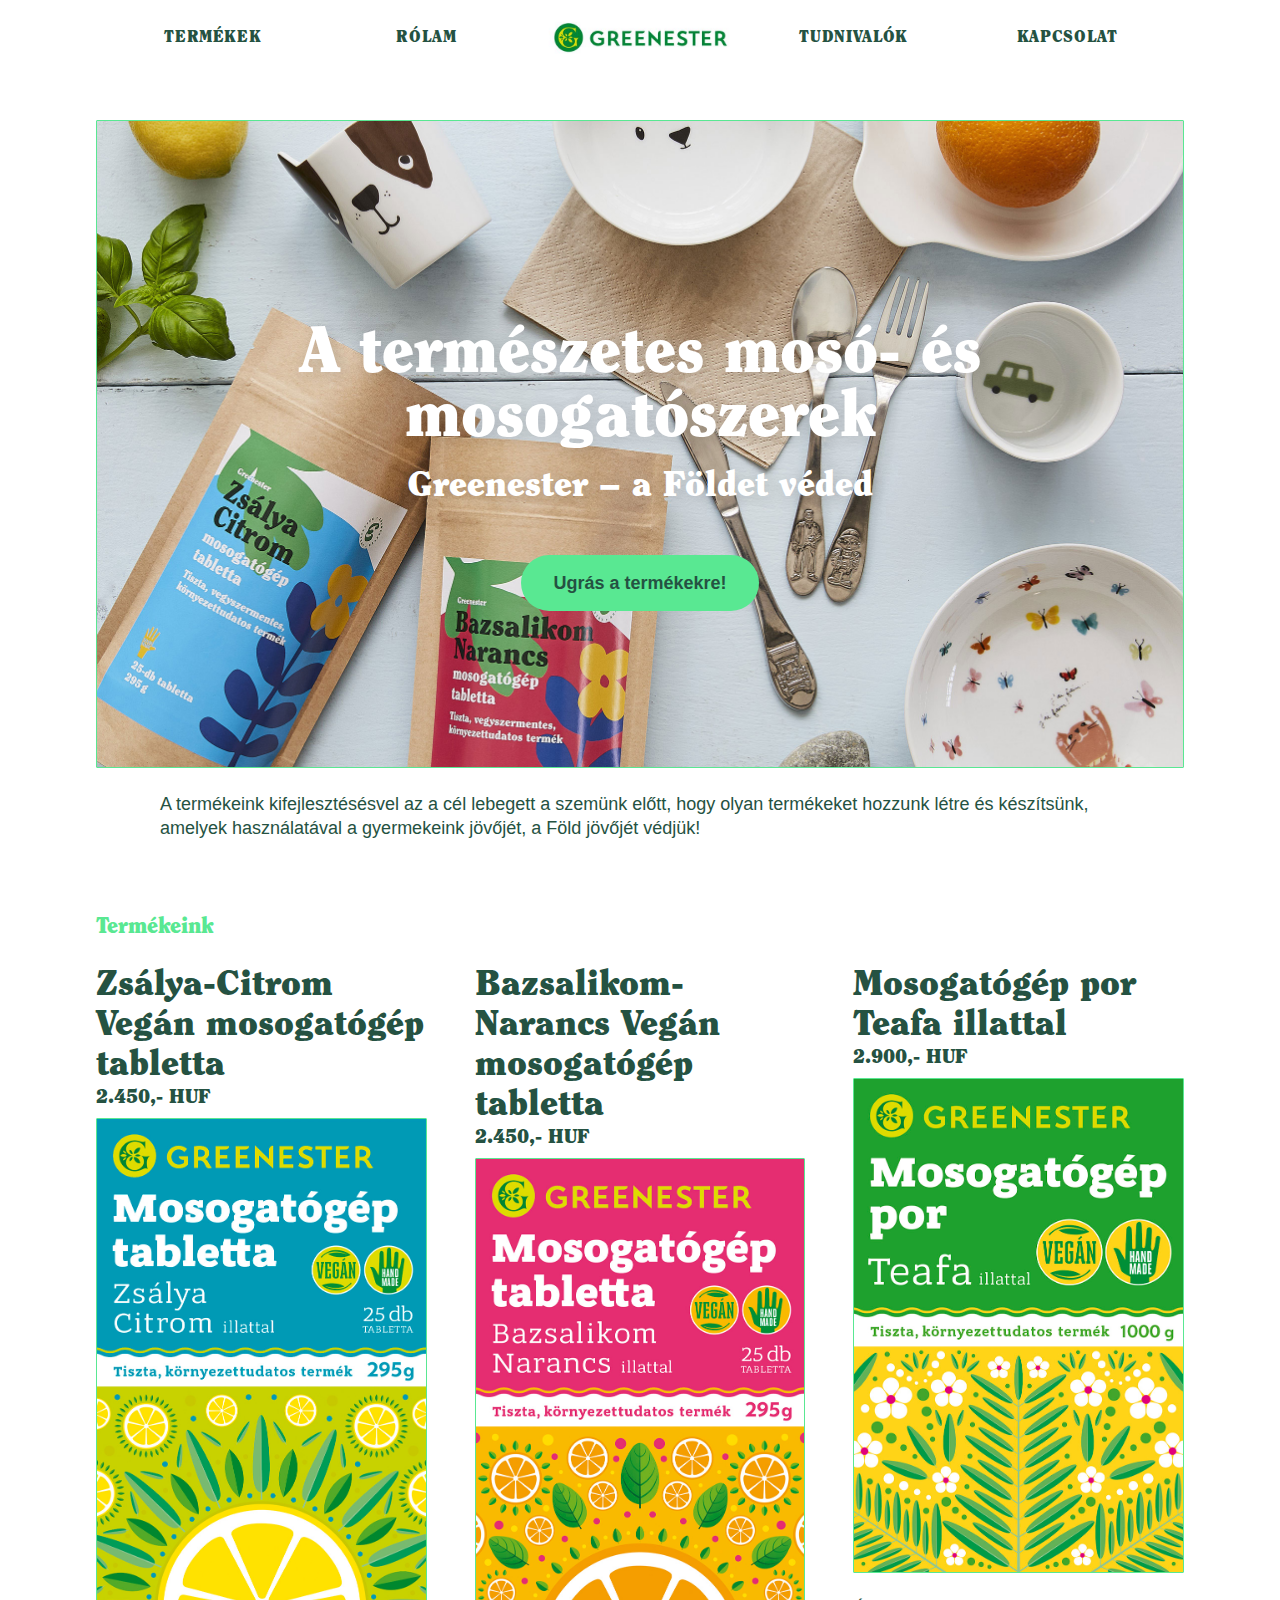
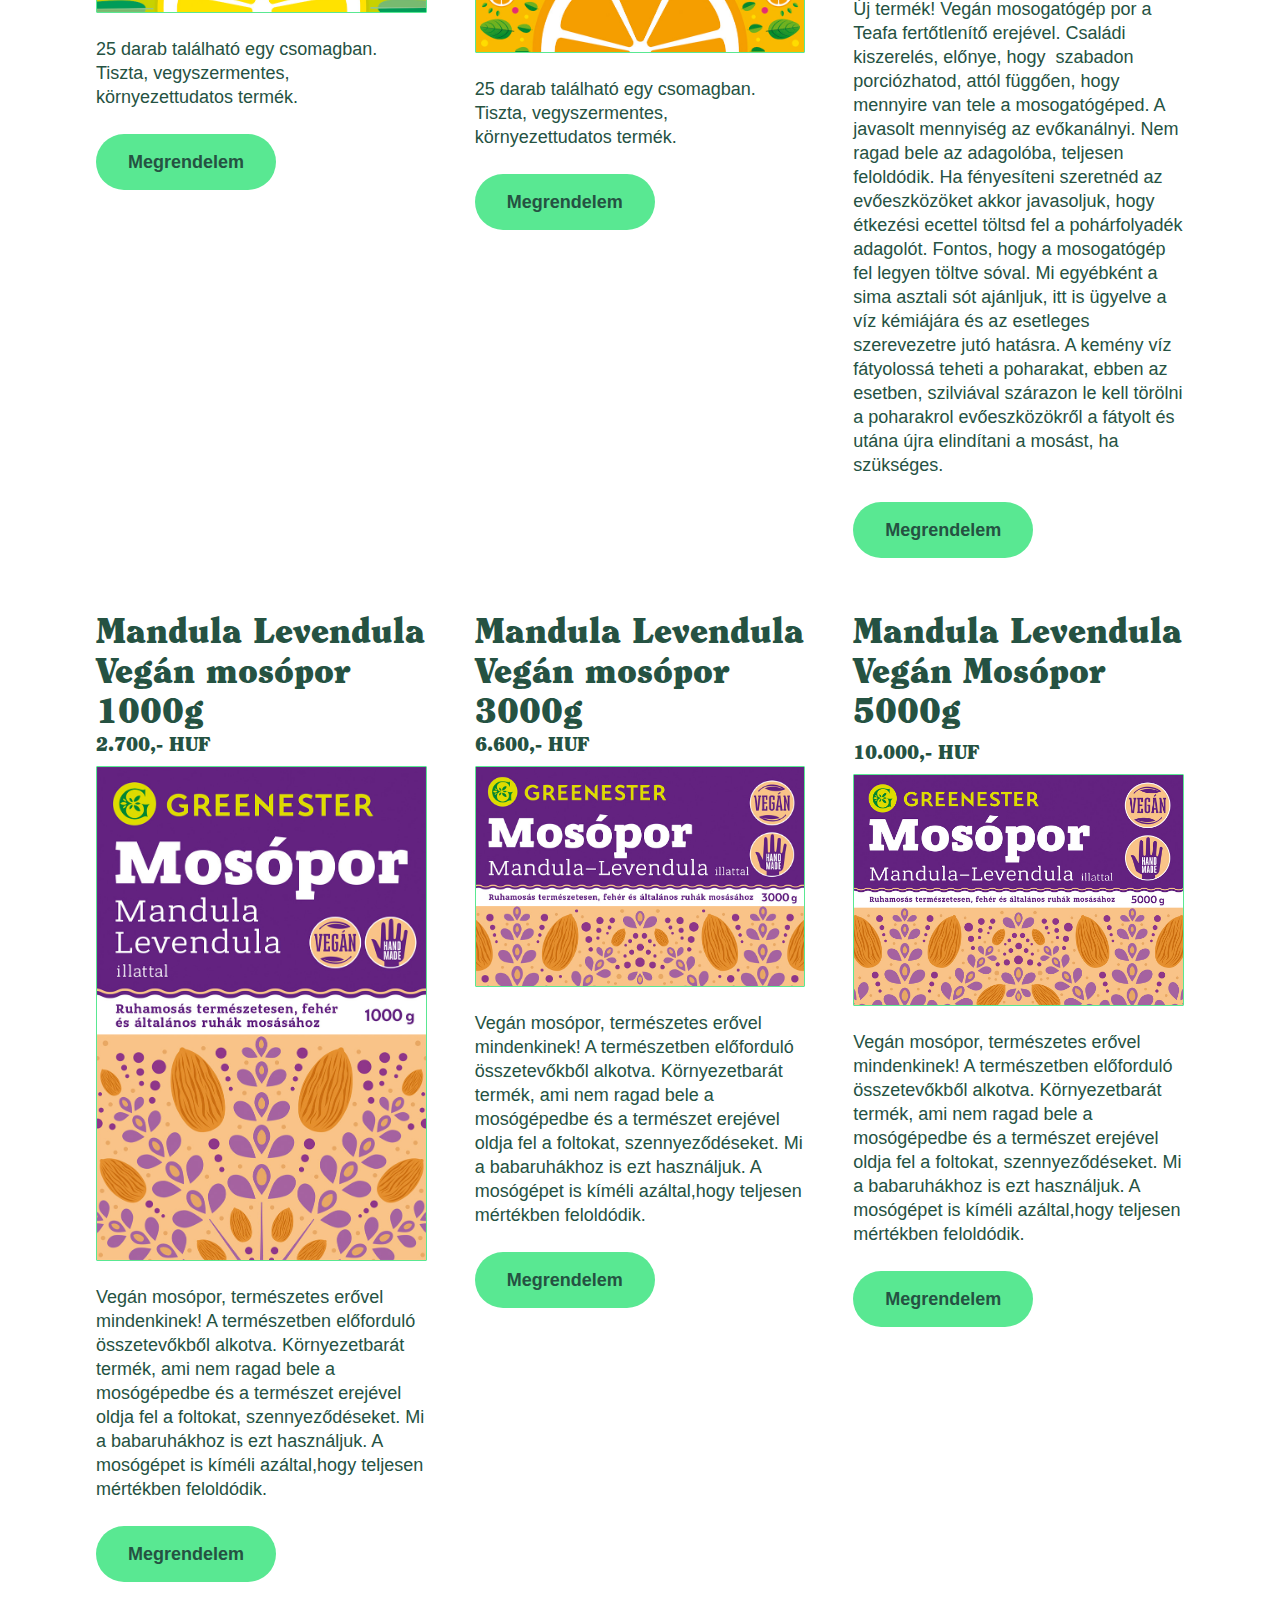
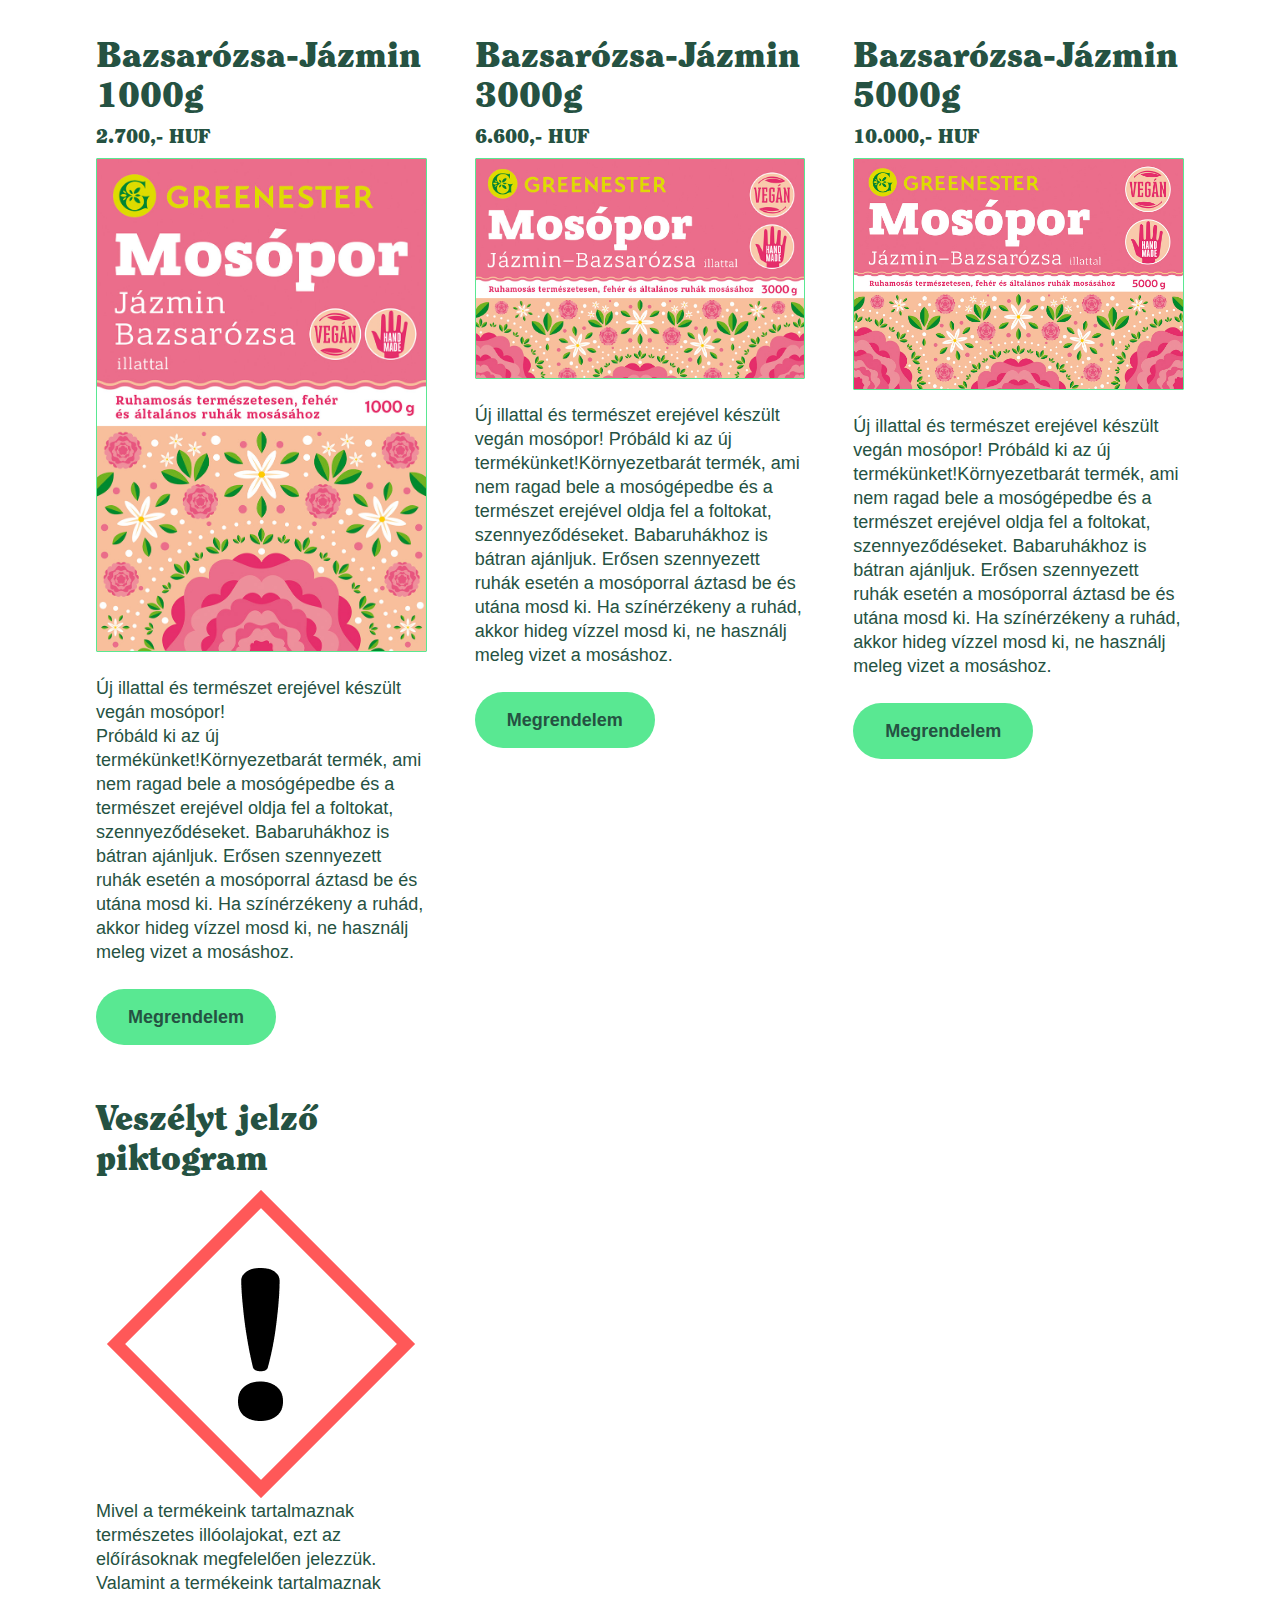
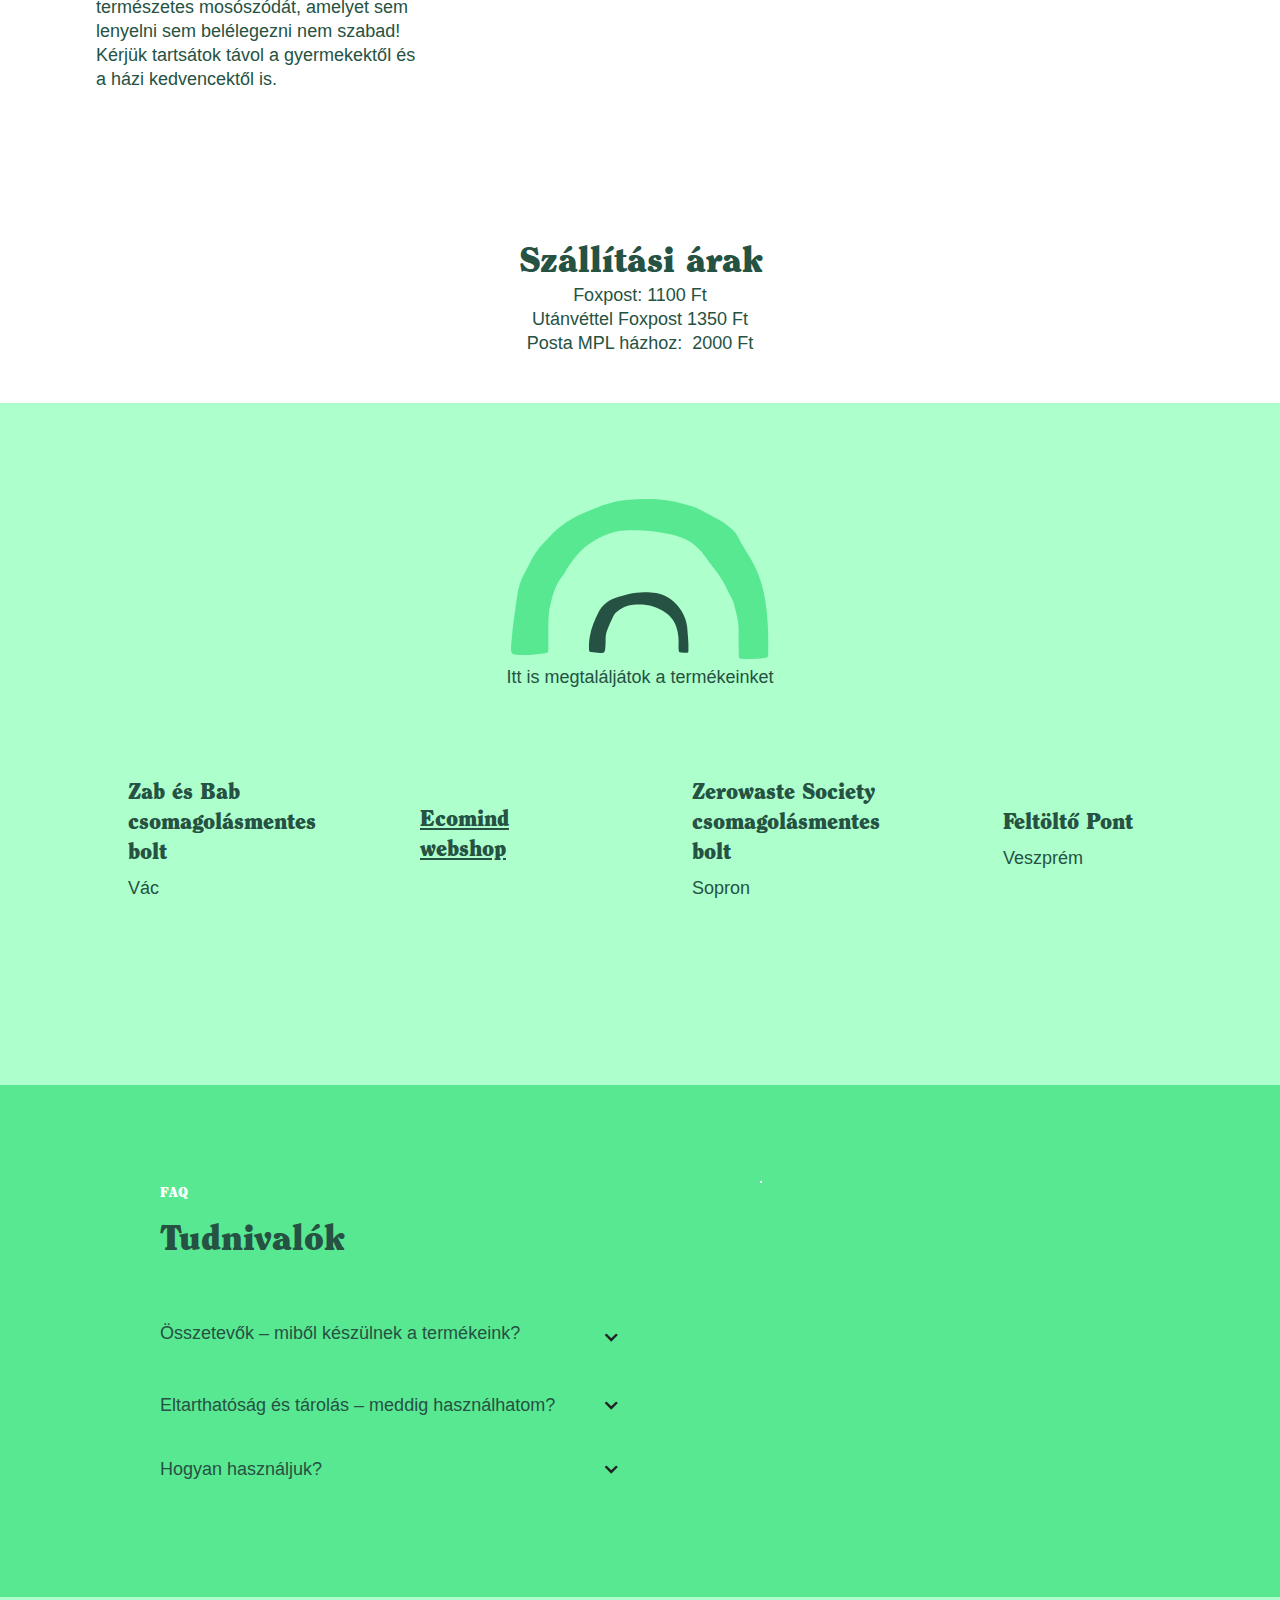
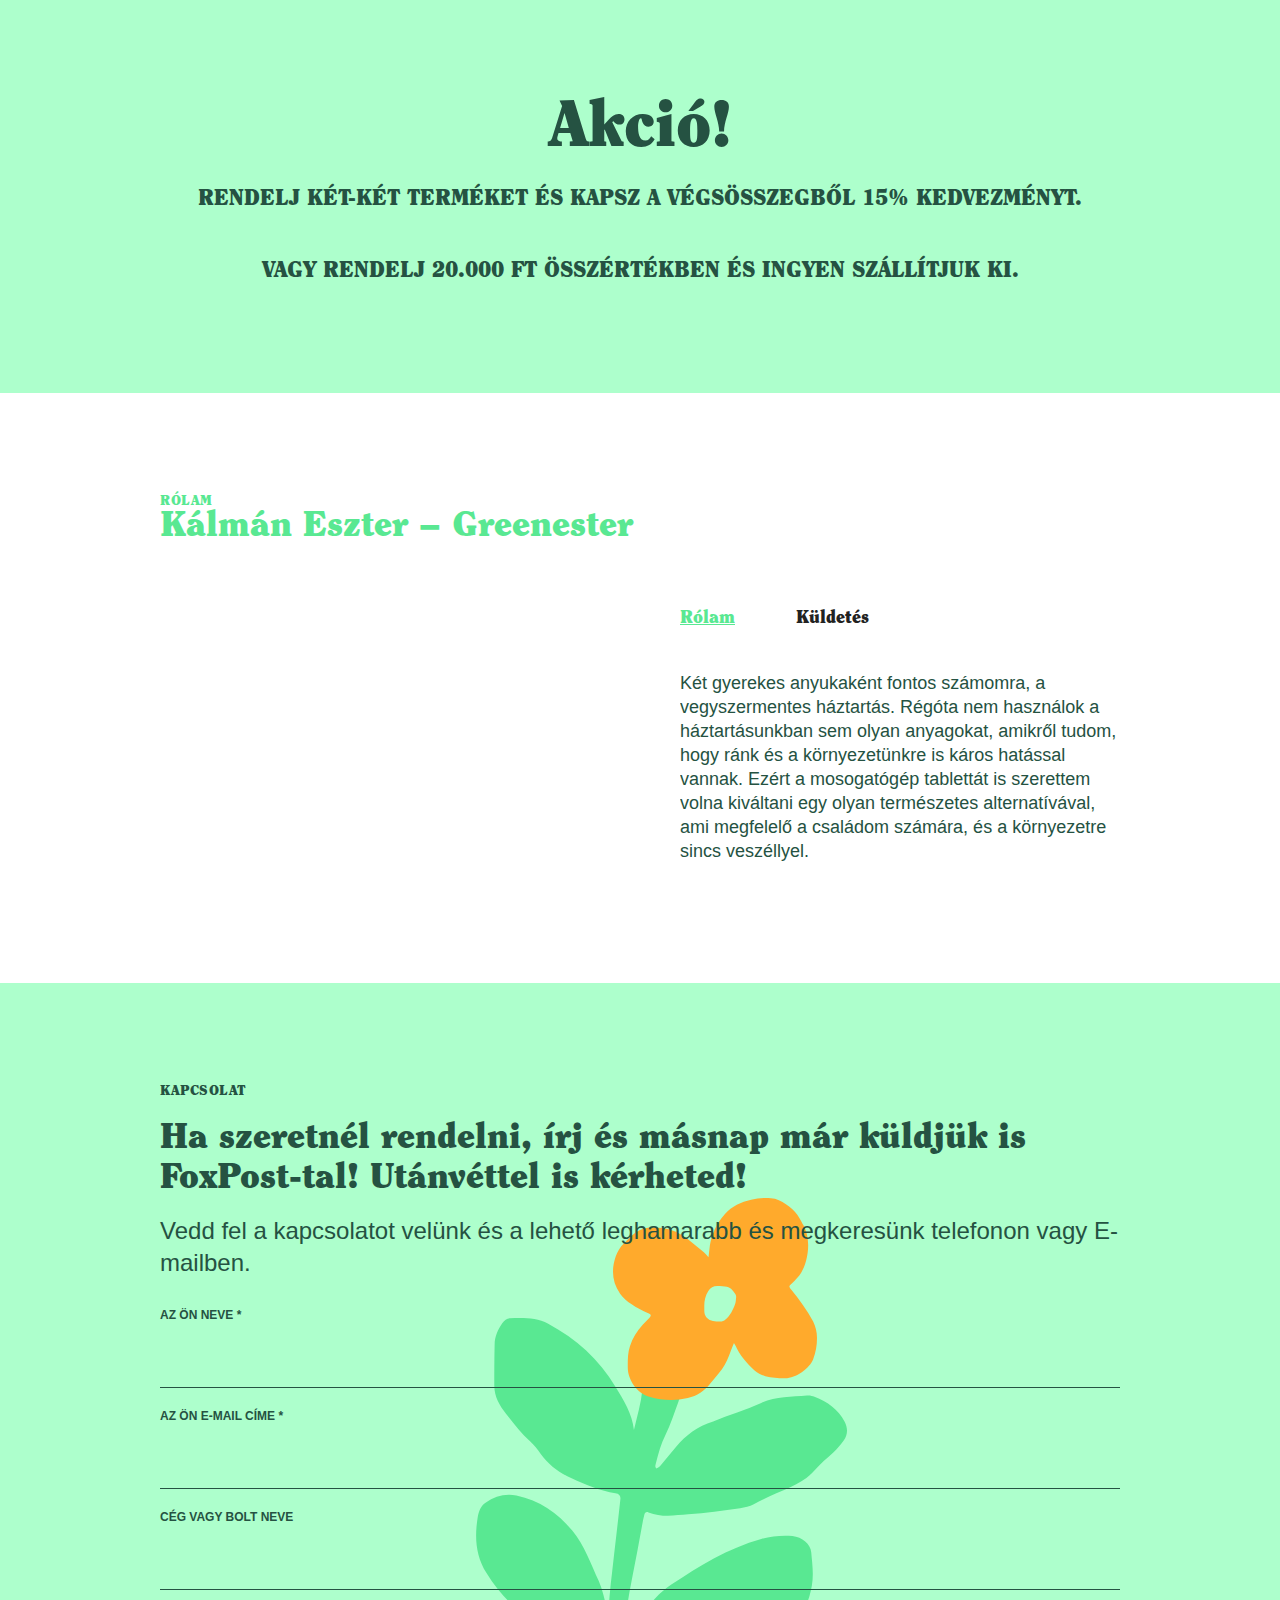
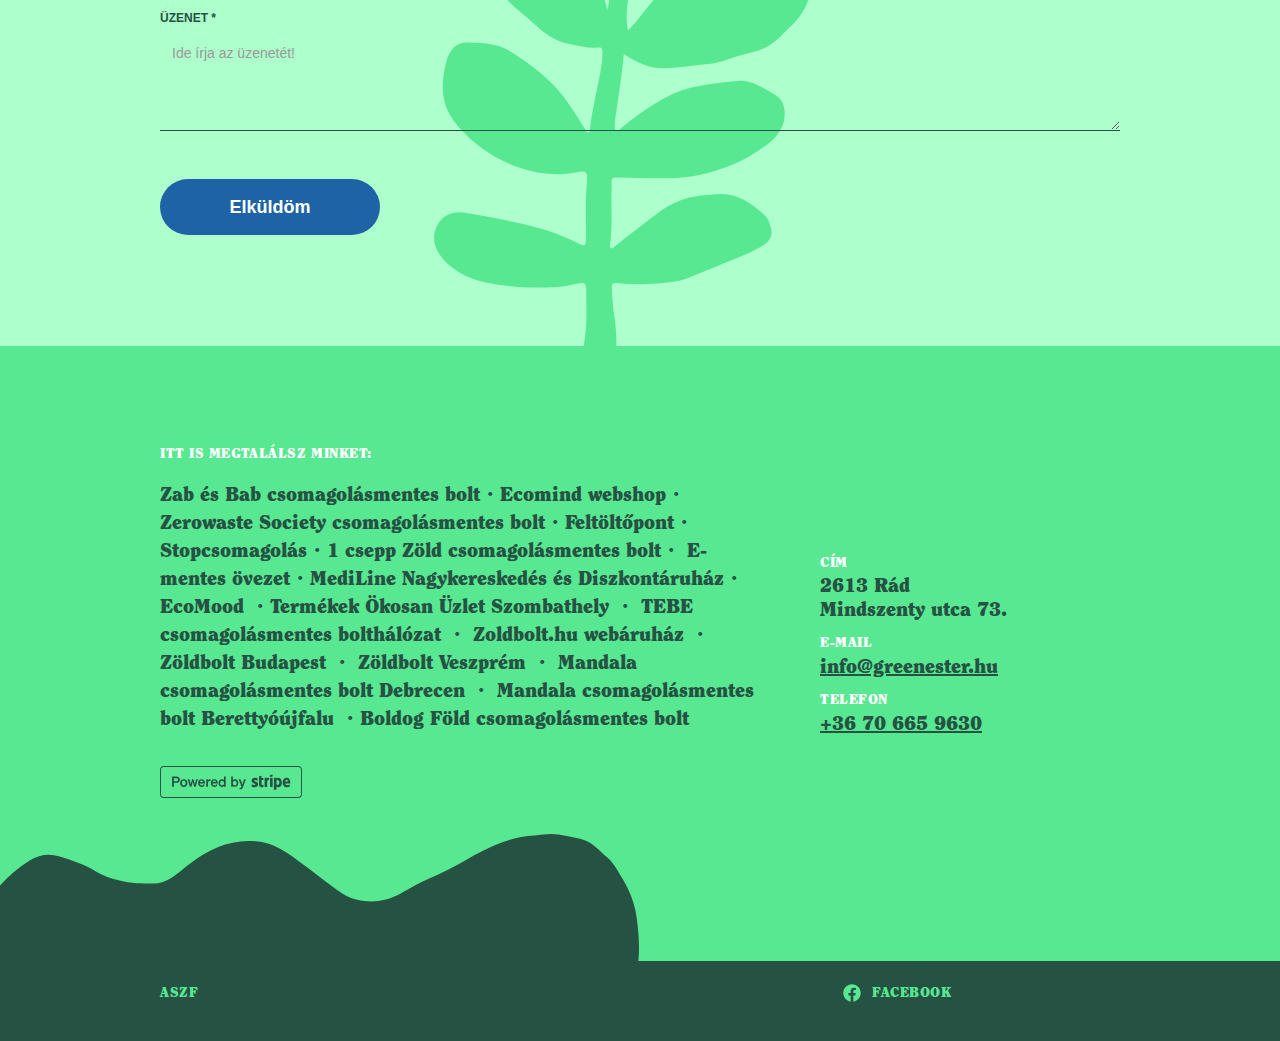
<file: index.html>
<!DOCTYPE html><!--  Last Published: Sun Apr 02 2023 12:46:24 GMT+0000 (Coordinated Universal Time)  -->
<html data-wf-page="60eef16939eca930099dc437" data-wf-site="6098428ceb5f8944c6312848" lang="hu">
<head>
  <meta charset="utf-8">
  <title>Greenester – Természetes mosószerek és mosogatószerek.</title>
  <meta content="Vegyszermentes mosogatószerek  100 % lebomló természetes alapanyagokból, természetes mosópor babaruhákhoz is." name="description">
  <meta content="Greenester – Természetes mosószerek és mosogatószerek." property="og:title">
  <meta content="Vegyszermentes mosogatószerek  100 % lebomló természetes alapanyagokból, természetes mosópor babaruhákhoz is." property="og:description">
  <meta content="https://uploads-ssl.webflow.com/6098428ceb5f8944c6312848/60eef16e72d0be75398f8eeb_Greenester%20terme%CC%81kek%20%E2%80%93%20A%20Fo%CC%88ldet%20ve%CC%81ded.jpg" property="og:image">
  <meta content="Greenester – a Földet véded! Természetes mosószerek és mosogatószerek." property="twitter:title">
  <meta content="Vegyszermentes mosogatószerek  100 % lebomló természetes alapanyagokból, természetes mosópor babaruhákhoz is." property="twitter:description">
  <meta content="https://uploads-ssl.webflow.com/6098428ceb5f8944c6312848/60eef16e72d0be75398f8eeb_Greenester%20terme%CC%81kek%20%E2%80%93%20A%20Fo%CC%88ldet%20ve%CC%81ded.jpg" property="twitter:image">
  <meta property="og:type" content="website">
  <meta content="summary_large_image" name="twitter:card">
  <meta content="width=device-width, initial-scale=1" name="viewport">
  <link href="css/normalize.css" rel="stylesheet" type="text/css">
  <link href="css/webflow.css" rel="stylesheet" type="text/css">
  <link href="css/greenester-zoldeszter.webflow.css" rel="stylesheet" type="text/css">
  <!-- [if lt IE 9]><script src="https://cdnjs.cloudflare.com/ajax/libs/html5shiv/3.7.3/html5shiv.min.js" type="text/javascript"></script><![endif] -->
  <script type="text/javascript">!function(o,c){var n=c.documentElement,t=" w-mod-";n.className+=t+"js",("ontouchstart"in o||o.DocumentTouch&&c instanceof DocumentTouch)&&(n.className+=t+"touch")}(window,document);</script>
  <link href="images/favicon.png" rel="shortcut icon" type="image/x-icon">
  <link href="images/webclip.png" rel="apple-touch-icon">
  <script async="" src="https://www.googletagmanager.com/gtag/js?id=G-YWY8WET3GY"></script>
  <script type="text/javascript">window.dataLayer = window.dataLayer || [];function gtag(){dataLayer.push(arguments);}gtag('js', new Date());gtag('config', 'G-YWY8WET3GY', {'anonymize_ip': false});</script>
</head>
<body>
  <div data-animation="default" class="navbar w-nav" data-easing2="ease" data-easing="ease" data-collapse="medium" role="banner" data-no-scroll="1" data-duration="400" data-doc-height="1">
    <div class="mobile-nav-wrapper w-container">
      <a href="index.html" aria-current="page" class="brand w-nav-brand w--current"><img src="images/Greenester-webclip.png" loading="lazy" alt="Greenester brand" class="mobile-brand">
        <h2 class="mobile-title brand-name">Greenester</h2>
      </a>
      <nav role="navigation" class="nav-menu-mobile w-nav-menu">
        <a href="#termekek" class="nav-link-mobile w-nav-link">Termékek</a>
        <a href="#" class="nav-link-mobile w-nav-link">Csomagok</a>
        <a href="#rolam" class="nav-link-mobile w-nav-link">Rólam</a>
        <a href="#tudnivalok" class="nav-link-mobile w-nav-link">Tudnivalók</a>
        <a href="#kapcsolat" class="nav-link-mobile w-nav-link">Kapcsolat</a>
      </nav>
      <div data-node-type="commerce-cart-wrapper" data-open-product="" data-wf-cart-type="rightDropdown" data-wf-cart-query="" data-wf-page-link-href-prefix="" class="w-commerce-commercecartwrapper cart-component">
        <a href="#" data-node-type="commerce-cart-open-link" class="w-commerce-commercecartopenlink cart-button w-inline-block"><svg class="w-commerce-commercecartopenlinkicon icon-3" width="17px" height="17px" viewbox="0 0 17 17">
            <g stroke="none" stroke-width="1" fill="none" fill-rule="evenodd">
              <path d="M2.60592789,2 L0,2 L0,0 L4.39407211,0 L4.84288393,4 L16,4 L16,9.93844589 L3.76940945,12.3694378 L2.60592789,2 Z M15.5,17 C14.6715729,17 14,16.3284271 14,15.5 C14,14.6715729 14.6715729,14 15.5,14 C16.3284271,14 17,14.6715729 17,15.5 C17,16.3284271 16.3284271,17 15.5,17 Z M5.5,17 C4.67157288,17 4,16.3284271 4,15.5 C4,14.6715729 4.67157288,14 5.5,14 C6.32842712,14 7,14.6715729 7,15.5 C7,16.3284271 6.32842712,17 5.5,17 Z" fill="currentColor" fill-rule="nonzero"></path>
            </g>
          </svg>
          <div class="cart-text w-inline-block">Cart</div>
          <div class="w-commerce-commercecartopenlinkcount cart-quantity">0</div>
        </a>
        <div data-node-type="commerce-cart-container-wrapper" style="display:none" class="w-commerce-commercecartcontainerwrapper w-commerce-commercecartcontainerwrapper--cartType-rightDropdown">
          <div data-node-type="commerce-cart-container" class="w-commerce-commercecartcontainer">
            <div class="w-commerce-commercecartheader">
              <h4 class="w-commerce-commercecartheading">A kosár tartalma</h4>
              <a href="#" data-node-type="commerce-cart-close-link" class="w-commerce-commercecartcloselink w-inline-block"><svg width="16px" height="16px" viewbox="0 0 16 16">
                  <g stroke="none" stroke-width="1" fill="none" fill-rule="evenodd">
                    <g fill-rule="nonzero" fill="#333333">
                      <polygon points="6.23223305 8 0.616116524 13.6161165 2.38388348 15.3838835 8 9.76776695 13.6161165 15.3838835 15.3838835 13.6161165 9.76776695 8 15.3838835 2.38388348 13.6161165 0.616116524 8 6.23223305 2.38388348 0.616116524 0.616116524 2.38388348 6.23223305 8"></polygon>
                    </g>
                  </g>
                </svg></a>
            </div>
            <div class="w-commerce-commercecartformwrapper">
              <form data-node-type="commerce-cart-form" style="display:none" class="w-commerce-commercecartform">
                <script type="text/x-wf-template" id="wf-template-d37fc31e-334f-3ea9-72c2-22806033f330"></script>
                <div class="w-commerce-commercecartlist" data-wf-collection="database.commerceOrder.userItems" data-wf-template-id="wf-template-d37fc31e-334f-3ea9-72c2-22806033f330"></div>
                <div class="w-commerce-commercecartfooter">
                  <div class="w-commerce-commercecartlineitem">
                    <div>Összesen</div>
                    <div class="w-commerce-commercecartordervalue"></div>
                  </div>
                  <div>
                    <div data-node-type="commerce-cart-quick-checkout-actions">
                      <a role="button" tabindex="0" aria-haspopup="dialog" aria-label="Apple Pay" data-node-type="commerce-cart-apple-pay-button" style="background-image:-webkit-named-image(apple-pay-logo-white);background-size:100% 50%;background-position:50% 50%;background-repeat:no-repeat" class="w-commerce-commercecartapplepaybutton">
                        <div></div>
                      </a>
                      <a role="button" tabindex="0" aria-haspopup="dialog" data-node-type="commerce-cart-quick-checkout-button" style="display:none" class="w-commerce-commercecartquickcheckoutbutton"><svg class="w-commerce-commercequickcheckoutgoogleicon" xmlns="http://www.w3.org/2000/svg" xmlns:xlink="http://www.w3.org/1999/xlink" width="16" height="16" viewbox="0 0 16 16">
                          <defs>
                            <polygon id="google-mark-a" points="0 .329 3.494 .329 3.494 7.649 0 7.649"></polygon>
                            <polygon id="google-mark-c" points=".894 0 13.169 0 13.169 6.443 .894 6.443"></polygon>
                          </defs>
                          <g fill="none" fill-rule="evenodd">
                            <path fill="#4285F4" d="M10.5967,12.0469 L10.5967,14.0649 L13.1167,14.0649 C14.6047,12.6759 15.4577,10.6209 15.4577,8.1779 C15.4577,7.6339 15.4137,7.0889 15.3257,6.5559 L7.8887,6.5559 L7.8887,9.6329 L12.1507,9.6329 C11.9767,10.6119 11.4147,11.4899 10.5967,12.0469"></path>
                            <path fill="#34A853" d="M7.8887,16 C10.0137,16 11.8107,15.289 13.1147,14.067 C13.1147,14.066 13.1157,14.065 13.1167,14.064 L10.5967,12.047 C10.5877,12.053 10.5807,12.061 10.5727,12.067 C9.8607,12.556 8.9507,12.833 7.8887,12.833 C5.8577,12.833 4.1387,11.457 3.4937,9.605 L0.8747,9.605 L0.8747,11.648 C2.2197,14.319 4.9287,16 7.8887,16"></path>
                            <g transform="translate(0 4)">
                              <mask id="google-mark-b" fill="#fff">
                                <use xlink:href="#google-mark-a"></use>
                              </mask>
                              <path fill="#FBBC04" d="M3.4639,5.5337 C3.1369,4.5477 3.1359,3.4727 3.4609,2.4757 L3.4639,2.4777 C3.4679,2.4657 3.4749,2.4547 3.4789,2.4427 L3.4939,0.3287 L0.8939,0.3287 C0.8799,0.3577 0.8599,0.3827 0.8459,0.4117 C-0.2821,2.6667 -0.2821,5.3337 0.8459,7.5887 L0.8459,7.5997 C0.8549,7.6167 0.8659,7.6317 0.8749,7.6487 L3.4939,5.6057 C3.4849,5.5807 3.4729,5.5587 3.4639,5.5337" mask="url(#google-mark-b)"></path>
                            </g>
                            <mask id="google-mark-d" fill="#fff">
                              <use xlink:href="#google-mark-c"></use>
                            </mask>
                            <path fill="#EA4335" d="M0.894,4.3291 L3.478,6.4431 C4.113,4.5611 5.843,3.1671 7.889,3.1671 C9.018,3.1451 10.102,3.5781 10.912,4.3671 L13.169,2.0781 C11.733,0.7231 9.85,-0.0219 7.889,0.0001 C4.941,0.0001 2.245,1.6791 0.894,4.3291" mask="url(#google-mark-d)"></path>
                          </g>
                        </svg><svg class="w-commerce-commercequickcheckoutmicrosofticon" xmlns="http://www.w3.org/2000/svg" width="16" height="16" viewbox="0 0 16 16">
                          <g fill="none" fill-rule="evenodd">
                            <polygon fill="#F05022" points="7 7 1 7 1 1 7 1"></polygon>
                            <polygon fill="#7DB902" points="15 7 9 7 9 1 15 1"></polygon>
                            <polygon fill="#00A4EE" points="7 15 1 15 1 9 7 9"></polygon>
                            <polygon fill="#FFB700" points="15 15 9 15 9 9 15 9"></polygon>
                          </g>
                        </svg>
                        <div>Pay with browser.</div>
                      </a>
                    </div>
                    <a href="checkout.html" value="Tobább a fizetésre" data-node-type="cart-checkout-button" class="w-commerce-commercecartcheckoutbutton default_button" data-loading-text="Folyamatban...">Tobább a fizetésre</a>
                  </div>
                </div>
              </form>
              <div class="w-commerce-commercecartemptystate">
                <div>No items found.</div>
              </div>
              <div style="display:none" data-node-type="commerce-cart-error" class="w-commerce-commercecarterrorstate">
                <div class="w-cart-error-msg" data-w-cart-quantity-error="Product is not available in this quantity." data-w-cart-general-error="Something went wrong when adding this item to the cart." data-w-cart-checkout-error="Checkout is disabled on this site." data-w-cart-cart_order_min-error="The order minimum was not met. Add more items to your cart to continue." data-w-cart-subscription_error-error="Before you purchase, please use your email invite to verify your address so we can send order updates.">Product is not available in this quantity.</div>
              </div>
            </div>
          </div>
        </div>
      </div>
      <div class="menu-button w-nav-button">
        <div class="icon w-icon-nav-menu"></div>
      </div>
    </div>
  </div>
  <div class="header-stripe">
    <h1 class="centered header-stripe">Greenester – a természetes mosó- és mosogatószerek</h1>
  </div>
  <nav class="section header-nav-ecom wf-section">
    <div class="layout-wrapper-1440">
      <header id="nav" class="sticky-nav">
        <ul role="list" class="nav-grid w-list-unstyled">
          <li>
            <a href="#termekek" class="nav-link">termékek</a>
          </li>
          <li>
            <a href="#rolam" class="nav-link">rólam</a>
          </li>
          <li id="w-node-_9a56b951-9861-4de8-f7f8-58ac5870718e-099dc437">
            <a href="index.html" aria-current="page" class="w-inline-block w--current"><img src="images/GreenesterLogo.jpg" loading="lazy" sizes="(max-width: 479px) 100vw, (max-width: 767px) 129.609375px, (max-width: 991px) 17vw, 16vw" srcset="images/GreenesterLogo-p-500.jpg 500w, images/GreenesterLogo-p-800.jpg 800w, images/GreenesterLogo-p-1080.jpg 1080w, images/GreenesterLogo-p-1600.jpg 1600w, images/GreenesterLogo-p-2000.jpg 2000w, images/GreenesterLogo.jpg 2086w" alt=""></a>
          </li>
          <li>
            <a href="#tudnivalok" class="nav-link">tudnivalók</a>
          </li>
          <li>
            <a href="#kapcsolat" class="nav-link">kapcsolat</a>
          </li>
        </ul>
      </header>
    </div>
  </nav>
  <div class="empty-nav-block"></div>
  <header class="section hero wf-section">
    <div class="layout-wrapper-1440">
      <div class="w-layout-grid grid-hero"><img src="images/Greenester-mosogato-mososzerek.jpg" loading="lazy" id="w-node-_53835a22-3b21-2148-31a3-15401912a031-099dc437" sizes="(max-width: 991px) 100vw, 88vw" alt="" class="green-border">
        <div class="absolute">
          <h1 class="centered white hero_title">A természetes mosó- és mosogatószerek</h1>
          <h2 class="centered white">Greenester – a Földet véded</h2>
          <a href="#termekek" class="default_button hero w-button">Ugrás a termékekre!</a>
        </div>
        <div class="layout-wrapper-960 hero">
          <h2 class="mobile-title">Greenester – a Földet véded</h2>
          <div>A termékeink kifejlesztésésvel az a cél lebegett a szemünk előtt, hogy olyan termékeket hozzunk létre és készítsünk, amelyek használatával a gyermekeink jövőjét, a Föld jövőjét védjük!</div>
        </div>
      </div>
    </div>
  </header>
  <div id="termekek" class="section wf-section">
    <div class="layout-wrapper-1440">
      <h3 class="section-labe">Termékeink</h3>
      <div class="w-layout-grid grid-products">
        <div id="w-node-_1f8e5a64-4212-71aa-a367-dc5e26c9c4f1-099dc437" class="product-wrapper">
          <h2>Zsálya-Citrom Vegán mosogatógép tabletta</h2>
          <h4 class="product-price">2.450,- HUF</h4><img src="images/Greenester_MosogatogepTabletta_295g_ZsalyaCitrom_web.jpg" loading="lazy" sizes="(max-width: 991px) 100vw, 88vw" srcset="images/Greenester_MosogatogepTabletta_295g_ZsalyaCitrom_web-p-500.jpg 500w, images/Greenester_MosogatogepTabletta_295g_ZsalyaCitrom_web.jpg 787w" alt="" class="green-border product-image">
          <p>25 darab található egy csomagban. Tiszta, vegyszermentes, környezettudatos termék.</p>
          <div class="product-price-wrapper">
            <a href="mailto:info@greenester.hu" class="default_button w-button">Megrendelem</a>
          </div>
        </div>
        <div id="w-node-_1f8e5a64-4212-71aa-a367-dc5e26c9c506-099dc437" class="product-wrapper">
          <h2>Bazsalikom-Narancs Vegán mosogatógép tabletta</h2>
          <h4 class="product-price">2.450,- HUF</h4><img src="images/Greenester_MosogatogepTabletta_295g_BazsalikomNarancs_web.jpg" loading="lazy" sizes="(max-width: 991px) 100vw, 88vw" srcset="images/Greenester_MosogatogepTabletta_295g_BazsalikomNarancs_web-p-500.jpg 500w, images/Greenester_MosogatogepTabletta_295g_BazsalikomNarancs_web.jpg 787w" alt="" class="green-border product-image">
          <p>25 darab található egy csomagban. Tiszta, vegyszermentes, környezettudatos termék.</p>
          <div class="product-price-wrapper">
            <a href="mailto:info@greenester.hu" class="default_button w-button">Megrendelem</a>
          </div>
        </div>
        <div id="w-node-c6ccfcf8-1650-f353-0218-9036e9325275-099dc437" class="product-wrapper">
          <h2>Mosogatógép por Teafa illattal</h2>
          <h4 class="product-price">2.900,- HUF</h4><img src="images/Greenester_MosogatogepPor_1kg_Teafa_web.jpg" loading="lazy" sizes="(max-width: 991px) 100vw, 88vw" srcset="images/Greenester_MosogatogepPor_1kg_Teafa_web-p-500.jpg 500w, images/Greenester_MosogatogepPor_1kg_Teafa_web.jpg 787w" alt="" class="green-border product-image">
          <p>Új termék! Vegán mosogatógép por a Teafa fertőtlenítő erejével. Családi kiszerelés, előnye, hogy  szabadon porciózhatod, attól függően, hogy mennyire van tele a mosogatógéped. A javasolt mennyiség az evőkanálnyi. Nem ragad bele az adagolóba, teljesen feloldódik. Ha fényesíteni szeretnéd az evőeszközöket akkor javasoljuk, hogy étkezési ecettel töltsd fel a pohárfolyadék adagolót. Fontos, hogy a mosogatógép fel legyen töltve sóval. Mi egyébként a sima asztali sót ajánljuk, itt is ügyelve a víz kémiájára és az esetleges szerevezetre jutó hatásra. A kemény víz fátyolossá teheti a poharakat, ebben az esetben, szilviával szárazon le kell törölni a poharakrol evőeszközökről a fátyolt és utána újra elindítani a mosást, ha szükséges.</p>
          <div class="product-price-wrapper">
            <a href="mailto:info@greenester.hu" class="default_button w-button">Megrendelem</a>
          </div>
        </div>
        <div id="w-node-_1f8e5a64-4212-71aa-a367-dc5e26c9c51b-099dc437" class="product-wrapper">
          <h2>Mandula Levendula Vegán mosópor 1000g</h2>
          <h4 class="product-price">2.700,- HUF</h4><img src="images/Greenester_Mosopor_1kg_MandulaLevendula_web.jpg" loading="lazy" sizes="(max-width: 991px) 100vw, 88vw" srcset="images/Greenester_Mosopor_1kg_MandulaLevendula_web-p-500.jpg 500w, images/Greenester_Mosopor_1kg_MandulaLevendula_web.jpg 787w" alt="" class="green-border product-image">
          <p>Vegán mosópor, természetes erővel mindenkinek! A természetben előforduló összetevőkből alkotva. Környezetbarát termék, ami nem ragad bele a mosógépedbe és a természet erejével oldja fel a foltokat, szennyeződéseket. Mi a babaruhákhoz is ezt használjuk. A mosógépet is kíméli azáltal,hogy teljesen mértékben feloldódik.</p>
          <div class="product-price-wrapper">
            <a href="mailto:info@greenester.hu" class="default_button w-button">Megrendelem</a>
          </div>
        </div>
        <div id="w-node-f4da27dc-f873-d818-a519-0bb13853d41b-099dc437" class="product-wrapper">
          <h2>Mandula Levendula Vegán mosópor 3000g</h2>
          <h4 class="product-price">6.600,- HUF</h4><img src="images/Greenester_Mosopor_3kg_MandulaLevendula_web.jpg" loading="lazy" sizes="(max-width: 991px) 100vw, 88vw" srcset="images/Greenester_Mosopor_3kg_MandulaLevendula_web-p-500.jpg 500w, images/Greenester_Mosopor_3kg_MandulaLevendula_web-p-800.jpg 800w, images/Greenester_Mosopor_3kg_MandulaLevendula_web.jpg 945w" alt="" class="green-border product-image">
          <p>Vegán mosópor, természetes erővel mindenkinek! A természetben előforduló összetevőkből alkotva. Környezetbarát termék, ami nem ragad bele a mosógépedbe és a természet erejével oldja fel a foltokat, szennyeződéseket. Mi a babaruhákhoz is ezt használjuk. A mosógépet is kíméli azáltal,hogy teljesen mértékben feloldódik.</p>
          <div class="product-price-wrapper">
            <a href="mailto:info@greenester.hu" class="default_button w-button">Megrendelem</a>
          </div>
        </div>
        <div id="w-node-eaa2ffe4-1612-a215-00cf-1427ab55d29c-099dc437" class="product-wrapper">
          <h2 class="product-name">Mandula Levendula Vegán Mosópor 5000g</h2>
          <h4 class="product-price">10.000,- HUF</h4><img src="images/Greenester_Mosopor_5kg_MandulaLevendula_web.jpg" loading="lazy" sizes="(max-width: 991px) 100vw, 88vw" srcset="images/Greenester_Mosopor_5kg_MandulaLevendula_web-p-500.jpg 500w, images/Greenester_Mosopor_5kg_MandulaLevendula_web-p-800.jpg 800w, images/Greenester_Mosopor_5kg_MandulaLevendula_web-p-1080.jpg 1080w, images/Greenester_Mosopor_5kg_MandulaLevendula_web.jpg 1260w" alt="" class="green-border product-image">
          <p>Vegán mosópor, természetes erővel mindenkinek! A természetben előforduló összetevőkből alkotva. Környezetbarát termék, ami nem ragad bele a mosógépedbe és a természet erejével oldja fel a foltokat, szennyeződéseket. Mi a babaruhákhoz is ezt használjuk. A mosógépet is kíméli azáltal,hogy teljesen mértékben feloldódik.</p>
          <div class="product-price-wrapper">
            <a href="mailto:info@greenester.hu" class="default_button w-button">Megrendelem</a>
          </div>
        </div>
        <div id="w-node-_1309f041-adbb-3185-0baf-7686a165ad99-099dc437" class="product-wrapper">
          <h2 class="product-name">Bazsarózsa-Jázmin 1000g</h2>
          <h4 class="product-price">2.700,- HUF</h4><img src="images/Greenester_Mosopor_1kg_JazminBazsarozsa_web.jpg" loading="lazy" sizes="(max-width: 991px) 100vw, 88vw" srcset="images/Greenester_Mosopor_1kg_JazminBazsarozsa_web-p-500.jpg 500w, images/Greenester_Mosopor_1kg_JazminBazsarozsa_web.jpg 787w" alt="" class="green-border product-image">
          <p>Új illattal és természet erejével készült vegán mosópor!<br>Próbáld ki az új termékünket!Környezetbarát termék, ami nem ragad bele a mosógépedbe és a természet erejével oldja fel a foltokat, szennyeződéseket. Babaruhákhoz is bátran ajánljuk. Erősen szennyezett ruhák esetén a mosóporral áztasd be és utána mosd ki. Ha színérzékeny a ruhád, akkor hideg vízzel mosd ki, ne használj meleg vizet a mosáshoz. </p>
          <div class="product-price-wrapper">
            <a href="mailto:info@greenester.hu" class="default_button w-button">Megrendelem</a>
          </div>
        </div>
        <div id="w-node-_763943f5-a6ea-eafe-9566-202475d79de6-099dc437" class="product-wrapper">
          <h2 class="product-name">Bazsarózsa-Jázmin 3000g</h2>
          <h4 class="product-price">6.600,- HUF</h4><img src="images/Greenester_Mosopor_3kg_JazminBazsarozsa_web.jpg" loading="lazy" sizes="(max-width: 991px) 100vw, 88vw" srcset="images/Greenester_Mosopor_3kg_JazminBazsarozsa_web-p-500.jpg 500w, images/Greenester_Mosopor_3kg_JazminBazsarozsa_web-p-800.jpg 800w, images/Greenester_Mosopor_3kg_JazminBazsarozsa_web.jpg 945w" alt="" class="green-border product-image">
          <p>Új illattal és természet erejével készült vegán mosópor! Próbáld ki az új termékünket!Környezetbarát termék, ami nem ragad bele a mosógépedbe és a természet erejével oldja fel a foltokat, szennyeződéseket. Babaruhákhoz is bátran ajánljuk. Erősen szennyezett ruhák esetén a mosóporral áztasd be és utána mosd ki. Ha színérzékeny a ruhád, akkor hideg vízzel mosd ki, ne használj meleg vizet a mosáshoz. </p>
          <div class="product-price-wrapper">
            <a href="mailto:info@greenester.hu" class="default_button w-button">Megrendelem</a>
          </div>
        </div>
        <div id="w-node-_251f5612-9d84-9428-134d-cbdefe53e24e-099dc437" class="product-wrapper">
          <h2 class="product-name">Bazsarózsa-Jázmin 5000g</h2>
          <h4 class="product-price">10.000,- HUF</h4><img src="images/Greenester_Mosopor_5kg_JazminBazsarozsa_web.jpg" loading="lazy" sizes="(max-width: 991px) 100vw, 88vw" srcset="images/Greenester_Mosopor_5kg_JazminBazsarozsa_web-p-500.jpg 500w, images/Greenester_Mosopor_5kg_JazminBazsarozsa_web-p-800.jpg 800w, images/Greenester_Mosopor_5kg_JazminBazsarozsa_web-p-1080.jpg 1080w, images/Greenester_Mosopor_5kg_JazminBazsarozsa_web.jpg 1260w" alt="" class="green-border product-image">
          <p>Új illattal és természet erejével készült vegán mosópor! Próbáld ki az új termékünket!Környezetbarát termék, ami nem ragad bele a mosógépedbe és a természet erejével oldja fel a foltokat, szennyeződéseket. Babaruhákhoz is bátran ajánljuk. Erősen szennyezett ruhák esetén a mosóporral áztasd be és utána mosd ki. Ha színérzékeny a ruhád, akkor hideg vízzel mosd ki, ne használj meleg vizet a mosáshoz. </p>
          <div class="product-price-wrapper">
            <a href="mailto:info@greenester.hu" class="default_button w-button">Megrendelem</a>
          </div>
        </div>
        <div id="w-node-_8719f3e7-773d-4a96-a72f-a9e75492f25d-099dc437" class="product-wrapper align-center">
          <h2 class="product-name">Veszélyt jelző piktogram</h2><img src="images/Warning-rectangle.png" loading="lazy" alt="" class="pictogram-image">
          <p>Mivel a termékeink tartalmaznak természetes illóolajokat, ezt az előírásoknak megfelelően jelezzük. Valamint a termékeink tartalmaznak természetes mosószódát, amelyet sem lenyelni sem belélegezni nem szabad! Kérjük tartsátok távol a gyermekektől és a házi kedvencektől is.</p>
        </div>
      </div>
      <div id="w-node-_4eebd7d8-3297-5439-d7a5-16128e0f2006-099dc437" class="flex-wrapper-vertical padding-vertical-medium">
        <h2>Szállítási árak</h2>
        <div class="text-align-center">Foxpost: 1100 Ft<br>Utánvéttel Foxpost 1350 Ft<br>Posta MPL házhoz:  2000 Ft</div>
      </div>
    </div>
  </div>
  <div class="section light-green wf-section">
    <div class="layout-wrapper-1440">
      <div class="centered">
        <div class="html-embed w-embed"><svg width="258" height="160" viewbox="0 0 258 160" fill="none" xmlns="http://www.w3.org/2000/svg">
            <path d="M227.62 141.01C227.62 138.091 227.437 135.354 227.62 132.435C227.984 123.13 225.43 114.189 223.058 105.432C222.146 101.783 220.504 98.3159 218.497 95.2142C217.949 94.4844 217.585 93.5722 217.22 92.8423C213.571 83.9021 208.097 75.8741 202.076 68.2111C199.704 65.1093 197.15 62.0076 194.96 58.7234C186.75 46.1341 175.255 38.836 160.659 35.5518C144.968 32.0852 129.277 30.6255 113.403 31.5378C105.74 31.9027 98.4421 34.0922 91.5089 37.1939C85.123 39.9307 79.4669 43.9447 73.8108 48.1411C71.074 50.1481 68.8846 53.0674 66.5127 55.6217C61.5864 61.0953 57.39 67.2988 53.7409 73.6847C53.1935 74.5969 52.6462 75.6917 51.9164 76.6039C45.1656 84.4495 42.4288 93.937 39.8744 103.607C37.5025 112.365 37.3201 121.305 37.3201 130.245C37.3201 136.814 37.3201 143.382 37.3201 149.95C37.3201 153.235 36.7727 153.964 33.4885 154.329C23.2711 155.789 13.601 156.884 3.74853 155.424C1.19418 155.059 0.464361 154.329 0.0994529 151.775C-0.265455 147.396 0.464361 143.2 0.829269 138.821C1.92399 124.772 4.29589 111.088 6.12043 97.2212C7.39761 88.0985 9.95197 79.5232 14.8782 71.6777C16.1554 69.4882 17.2501 67.2988 18.3448 65.1093C21.9939 57.0814 26.7377 49.9657 32.7587 43.7622C38.2323 38.1062 43.341 31.9027 49.9094 27.1589C57.2075 21.8678 64.6881 17.124 73.2635 13.8398C76.9126 12.3802 80.5616 10.7381 84.2107 9.27843C94.2457 5.26445 104.646 1.98028 115.41 1.06801C125.628 0.15574 135.845 -0.391622 146.063 0.338193C158.287 1.25046 169.964 3.98727 181.641 7.4539C187.297 9.09598 192.041 12.5626 197.15 15.117C199.522 16.2117 201.711 17.6713 204.083 18.766C210.104 21.5028 215.213 25.3344 220.139 29.5308C222.876 31.9027 225.43 34.6395 227.072 37.9237C230.721 45.2219 235.1 52.1551 239.297 59.0884C248.054 73.6847 252.798 89.5582 254.988 106.161C257.177 122.217 257.542 138.456 257.177 154.694C257.177 157.978 256.812 158.343 253.528 158.891C251.339 159.256 248.967 159.803 246.777 159.803C241.668 159.985 236.56 159.985 231.451 159.985C228.349 159.985 227.802 159.438 227.802 156.336C227.62 151.41 227.62 146.119 227.62 141.01Z" fill="#59E892"></path>
            <path d="M135.115 93.2071C137.852 93.2071 141.501 93.3896 145.15 93.9369C162.483 96.6737 175.073 113.824 176.167 128.056C176.715 135.536 177.627 143.017 177.445 150.498C177.445 153.782 177.262 153.964 173.978 153.782C173.066 153.782 172.153 153.782 171.241 153.599C168.139 153.417 167.775 153.052 167.592 149.95C167.592 148.308 167.41 146.849 167.592 145.206C167.775 141.192 167.41 136.996 166.68 132.982C165.22 125.501 161.936 118.933 155.368 114.189C145.333 106.891 134.203 104.702 122.161 105.796C115.958 106.344 110.302 109.081 105.558 113.095C103.551 114.737 102.456 116.926 101.361 119.298C99.5368 123.312 97.5298 127.326 96.0701 131.522C95.1579 133.894 94.793 136.266 94.6105 138.821C94.6105 142.835 94.6105 146.849 94.0632 150.68C93.6982 153.234 93.1509 153.782 90.5965 153.964C86.9475 154.329 83.2984 153.234 79.8318 153.052C78.1897 152.87 78.0072 151.41 78.0072 150.133C77.8248 146.119 78.0072 141.922 78.737 137.908C80.1967 129.151 83.4808 121.123 87.4948 113.277C91.1439 106.526 96.4351 101.782 103.551 99.2281C113.586 95.7615 123.621 92.8422 135.115 93.2071Z" fill="currentColor"></path>
          </svg></div>
        <div>Itt is megtaláljátok a termékeinket</div>
      </div>
      <div data-delay="4000" data-animation="slide" class="slider-partners w-slider" data-autoplay="true" data-easing="ease" data-hide-arrows="false" data-disable-swipe="false" data-autoplay-limit="0" data-nav-spacing="8" data-duration="500" data-infinite="true">
        <div class="w-slider-mask">
          <div class="w-slide">
            <div class="w-layout-grid grid-partners">
              <div id="w-node-c8cee092-c122-0713-e518-b92e24e181ed-099dc437" class="partners-grid-wrapper">
                <h3>Zab és Bab csomagolásmentes bolt</h3>
                <div class="body-18">Vác</div>
              </div>
              <div id="w-node-a83c10d1-dabe-3638-71ad-f1e870ee419d-099dc437" class="partners-grid-wrapper">
                <h3>
                  <a href="https://ecomind.hu">Ecomind webshop</a>
                </h3>
              </div>
              <div id="w-node-_8f639dcf-aac0-5a8c-4f3a-4cbf91568fa2-099dc437" class="partners-grid-wrapper">
                <h3>Zerowaste Society csomagolásmentes bolt</h3>
                <div class="body-18">Sopron</div>
              </div>
              <div id="w-node-_5405dccb-716a-eba9-0f25-2455559be5d5-099dc437" class="partners-grid-wrapper">
                <h3>Feltöltő Pont</h3>
                <div class="body-18">Veszprém</div>
              </div>
            </div>
          </div>
          <div class="w-slide">
            <div class="w-layout-grid grid-partners">
              <div id="w-node-_86e4986e-0b89-1065-4d5f-ec2439713825-099dc437" class="partners-grid-wrapper">
                <h3>StopCsomagolás</h3>
                <div class="body-18">Eger</div>
              </div>
              <div id="w-node-_86e4986e-0b89-1065-4d5f-ec243971382a-099dc437" class="partners-grid-wrapper">
                <h3>1 Csepp Zöld csomagolásmentes bolt</h3>
                <div class="body-18">Győr</div>
              </div>
              <div id="w-node-_86e4986e-0b89-1065-4d5f-ec243971382d-099dc437" class="partners-grid-wrapper">
                <h3>Boldog Föld Csomagolásmentes Bolt<br>Budapest</h3>
              </div>
              <div id="w-node-_86e4986e-0b89-1065-4d5f-ec2439713832-099dc437" class="partners-grid-wrapper">
                <h3>MediLine Nagykereskedés és Diszkontáruház</h3>
                <div class="body-18">Budapest</div>
              </div>
            </div>
          </div>
          <div class="w-slide">
            <div class="w-layout-grid grid-partners">
              <div id="w-node-_6b3235f5-06ba-685d-c3e0-6e07e854ce8e-099dc437" class="partners-grid-wrapper">
                <h3>Ökosan Zero Waste</h3>
                <div class="body-18">Szombathely</div>
              </div>
              <div id="w-node-_0134493c-b795-336a-6c5a-4054a1158022-099dc437" class="partners-grid-wrapper">
                <h3>
                  <a href="https://tebe.hu">Tebe csomagolásmentes bolt</a>
                </h3>
                <div class="body-18">Békéscsaba, Velence, Szeged, Zalaegegerszeg</div>
              </div>
              <div id="w-node-bc859028-6018-f355-946a-adce396cef88-099dc437" class="partners-grid-wrapper">
                <h3>
                  <a href="http://www.zoldbolt.hu">Zöldbolt Budapest -Zöldbolt Veszprém - zoldbolt.hu Webáruház</a>
                </h3>
                <div class="body-18">Budapest, Veszprém</div>
              </div>
              <div id="w-node-_1e46febf-a087-2eae-b6cf-e0b4a4937a08-099dc437" class="partners-grid-wrapper">
                <h3>Kamra csomagolásmentes bolt</h3>
                <div class="body-18">Szombathely</div>
              </div>
            </div>
          </div>
          <div class="w-slide">
            <div class="w-layout-grid grid-partners">
              <div id="w-node-_3a5328c4-c4b6-4f72-6cc3-653edf3b8050-099dc437" class="partners-grid-wrapper">
                <h3>Kisbödön Boltocska</h3>
                <div class="body-18">Hajdúszoboszló</div>
              </div>
              <div id="w-node-_3a5328c4-c4b6-4f72-6cc3-653edf3b8055-099dc437" class="partners-grid-wrapper">
                <h3>Öko Spájz Hulladékmentes Bolt</h3>
                <div class="body-18">Szekszárd</div>
              </div>
              <div id="w-node-_3a5328c4-c4b6-4f72-6cc3-653edf3b805a-099dc437" class="partners-grid-wrapper">
                <h3>Mandala csomagolásmentes boltok</h3>
                <div class="body-18">Debrecen, Berettyóújfalu</div>
              </div>
              <div id="w-node-_3a5328c4-c4b6-4f72-6cc3-653edf3b805f-099dc437" class="partners-grid-wrapper"></div>
            </div>
          </div>
        </div>
        <div class="left-arrow w-slider-arrow-left">
          <div class="w-icon-slider-left"></div>
        </div>
        <div class="right-arrow w-slider-arrow-right">
          <div class="w-icon-slider-right"></div>
        </div>
        <div class="slide-nav w-slider-nav w-round"></div>
      </div>
    </div>
  </div>
  <div id="tudnivalok" class="section middle-green wf-section">
    <div class="layout-wrapper-960">
      <div class="w-layout-grid grid-2x2 faq">
        <div id="w-node-d91eabe5-2dad-7260-bfcb-de41acddcc22-099dc437">
          <div class="label white bottom-margin-small">faq</div>
          <h2>Tudnivalók</h2>
        </div><img src="images/greenester-bura.jpg" loading="lazy" id="w-node-b0f717b3-4b09-c4d1-96aa-6434901687e9-099dc437" sizes="(max-width: 479px) 87vw, (max-width: 767px) 75vw, 81vw" srcset="images/greenester-bura-p-500.jpg 500w, images/greenester-bura-p-800.jpg 800w, images/greenester-bura-p-1080.jpg 1080w, images/greenester-bura.jpg 1600w" alt="" class="white-border">
        <div id="w-node-_31d8173f-259b-74f7-1f22-2c8203d055d1-099dc437" class="accordion">
          <div data-hover="false" data-delay="0" class="dropdown w-dropdown">
            <div class="dropdown-toggle w-dropdown-toggle">
              <div class="w-icon-dropdown-toggle"></div>
              <p class="dropdown-toggle-title">Összetevők – miből készülnek a termékeink?</p>
            </div>
            <nav class="dropdown-list-faq w-dropdown-list">
              <p class="dropdown-body">Termékeink a következő összetevőket tartalmazzák: mosószóda, nátrium-perkarbonát, citromsav, szódabikarbóna és különböző természetes illóolajok. Csak a természetben is előforduló összetevőket használunk, így óvjuk a természetet és az egészséged!<br>Azonban fontos tudnunk, hogy a mosószóda természetes eredetű, de mint hatékony tisztítószer veszélyes lehet: <br>♥ A mosószóda vegyszer,<strong> tilos lenyeln</strong>i, károkat okozhat ugyanis a nyelőcsőben és az emésztőrendszerben!<br>♥ Más kémiai anyagokhoz és a natúr/mesterséges tisztítószerekhez hasonlóan belégzés esetén károsíthatja a tüdőt, szembe jutással irritálhatja a szemet és bőrirritációt is okozhat.<br>♥ Más kémiai anyagokhoz és a natúr/mesterséges tisztítószerekhez hasonlóan gyermekektől és házi kedvenceinktől távol tartandó!<br>♥ Egy kis odafigyeléssel biztonságosan használhatjuk a mosószódát :)<br>‍</p>
            </nav>
          </div>
          <div data-hover="false" data-delay="0" class="dropdown w-dropdown">
            <div class="dropdown-toggle w-dropdown-toggle">
              <div class="w-icon-dropdown-toggle"></div>
              <div class="dropdown-toggle-title">Eltarthatóság és tárolás – meddig használhatom?</div>
            </div>
            <nav class="dropdown-list-faq w-dropdown-list">
              <p class="dropdown-body">Eredeti csomagolásban, vagy jól zárható üvegben, hűvös, jól szellőző helyen, élelmiszerektől, italoktól távol tárolandó. A gyártástól számított 2 évig használható. <br>A készítmény nem gyerekek kezébe való!</p>
            </nav>
          </div>
          <div data-hover="false" data-delay="0" class="dropdown w-dropdown">
            <div class="dropdown-toggle w-dropdown-toggle">
              <div class="w-icon-dropdown-toggle"></div>
              <div class="dropdown-toggle-title">Hogyan használjuk?</div>
            </div>
            <nav class="dropdown-list-faq w-dropdown-list">
              <p class="dropdown-body">A szennyeződések könnyebb fellazulása érdekében javasoljuk, hogy az edényeket leöblítve helyezze a mosogatógépbe. Ezt követően tegyen 1 db tablettát a mosogatógép tartályába. Ahol kemény a víz, ott javasoljuk ecetet tölteni az mosogatógép öblítő tartályába. Erős szennyeződés esetén javasoljuk a magas hőfok program használatot. </p>
            </nav>
          </div>
        </div>
      </div>
    </div>
  </div>
  <div class="section quote wf-section">
    <div class="layout-wrapper-1440">
      <div class="w-layout-grid grid-1x2 quote">
        <h1 id="w-node-f8b0d6d8-865c-3618-4bc3-1155e5e8ad0f-099dc437">Akció!</h1>
        <h3 class="quote-title centered">Rendelj két-két terméket és kapsz a végsösszegből 15% kedvezményt. <br>‍<br>Vagy rendelj 20.000 Ft összértékben és ingyen szállítjuk ki.</h3>
      </div>
    </div>
  </div>
  <div id="rolam" class="section about-me wf-section">
    <div class="layout-wrapper-960">
      <div class="label middle-green">rólam</div>
      <h2 class="dropdown-item-title middle-green">Kálmán Eszter – Greenester</h2>
      <div class="w-layout-grid grid-2x3 about-me"><img src="images/Kalman-Eszter-portre.jpg" loading="lazy" id="w-node-_95969221-0fda-4d9e-e327-84f3b5596e81-099dc437" sizes="(max-width: 479px) 87vw, (max-width: 767px) 75vw, 81vw" srcset="images/Greenester-Kálmán-Eszter-portré-p-500.jpeg 500w, images/Greenester-Kálmán-Eszter-portré-p-800.jpeg 800w, images/Greenester-Kálmán-Eszter-portré-p-1080.jpeg 1080w, images/Kalman-Eszter-portre.jpg 1200w" alt="Kálmán Eszter – Greenester portré">
        <div id="w-node-_967bbeb2-6617-f9d7-b109-102404564bc7-099dc437" class="div-block-2">
          <div data-duration-in="300" data-duration-out="100" data-current="Tab 1" data-easing="ease" class="tab-about-me w-tabs">
            <div class="tab-menu w-tab-menu">
              <a data-w-tab="Tab 1" class="tab-item w-inline-block w-tab-link w--current">
                <div>Rólam</div>
              </a>
              <a data-w-tab="Tab 2" class="tab-item w-inline-block w-tab-link">
                <div>Küldetés</div>
              </a>
            </div>
            <div class="w-tab-content">
              <div data-w-tab="Tab 1" class="w-tab-pane w--tab-active">
                <p>Két gyerekes anyukaként fontos számomra, a vegyszermentes háztartás. Régóta nem használok a háztartásunkban sem olyan anyagokat, amikről tudom, hogy ránk és a környezetünkre is káros hatással vannak. Ezért a mosogatógép tablettát is szerettem volna kiváltani egy olyan természetes alternatívával, ami megfelelő a családom számára, és a környezetre sincs veszéllyel.</p>
              </div>
              <div data-w-tab="Tab 2" class="w-tab-pane">
                <p>Így született meg a Greenester – Zöldeszter zsálya-citrom és a bazsalikom-narancs mosogatógép tabletta, ami annyira bevált, hogy több barátom és a családom is rendszeresen kért tőlem. Ezért döntöttem úgy, hogy a Greenester termékekkel segítek azoknak, akik a konyhájukban is környezettudatos háztartást szeretnének vezetni - ezért kezdtem el forgalomba hozni a terméket. </p>
              </div>
            </div>
          </div>
        </div>
      </div>
    </div>
  </div>
  <div id="kapcsolat" class="section contact wf-section">
    <div class="layout-wrapper-960">
      <div class="w-layout-grid grid-1x0">
        <div id="w-node-_98fa519a-608a-7c8a-5752-49a4bdd29547-099dc437">
          <div class="label">kapcsolat</div>
          <h2 class="contact-title"><sup>‍</sup>Ha szeretnél rendelni, írj és másnap már küldjük is FoxPost-tal! Utánvéttel is kérheted!</h2>
          <p class="body-big">Vedd fel a kapcsolatot velünk és a lehető leghamarabb és megkeresünk telefonon vagy E-mailben.</p>
        </div>
        <div id="w-node-_98fa519a-608a-7c8a-5752-49a4bdd2954c-099dc437">
          <div class="w-form">
            <form id="email-form" name="email-form" data-name="Email Form" method="get"><label for="name" class="input-label">Az ön neve *</label><input type="text" class="input-textfield w-input" maxlength="256" name="name" data-name="Name" placeholder="" id="name" required=""><label for="email" class="input-label">Az Ön e-mail címe *</label><input type="email" class="input-textfield w-input" maxlength="256" name="email" data-name="Email" placeholder="" id="email" required=""><label for="cegnev" class="input-label">Cég vagy bolt neve</label><input type="text" class="input-textfield w-input" maxlength="256" name="cegnev" data-name="cegnev" placeholder="" id="cegnev" required=""><label for="Message-field" class="input-label">Üzenet *</label><textarea placeholder="Ide írja az üzenetét!" maxlength="5000" id="Message-field" name="Message-field" data-name="Message field" required="" class="input-textfield text-area w-input"></textarea><input type="submit" value="Elküldöm" data-wait="Már küldöm is..." class="btn-rounded w-button"></form>
            <div class="success-message w-form-done">
              <div>Az üzenete elküldésre került, hamarosan felveszem Önnel a kapcsolatot!</div>
            </div>
            <div class="error-message w-form-fail">
              <div>Hiba történt az üzenet küldése közben!</div>
            </div>
          </div>
        </div>
      </div>
    </div>
  </div>
  <div class="section footer wf-section">
    <div class="layout-wrapper-1440">
      <div class="layout-wrapper-960">
        <div class="w-layout-grid footer-grid-wrapper partners">
          <div>
            <div class="greenester-brand-wrapper footer"><img src="images/GreenesterLogo.jpg" loading="lazy" id="w-node-dadd6c5e-bb12-cbaa-c6b1-cacba3196776-8ea00f40" sizes="(max-width: 479px) 88vw, (max-width: 991px) 100vw, 81vw" srcset="images/GreenesterLogo-p-500.jpg 500w, images/GreenesterLogo-p-800.jpg 800w, images/GreenesterLogo-p-1080.jpg 1080w, images/GreenesterLogo-p-1600.jpg 1600w, images/GreenesterLogo-p-2000.jpg 2000w, images/GreenesterLogo.jpg 2086w" alt=""></div>
            <ul role="list" class="footer-list-contact w-list-unstyled">
              <li class="footer-list-item">
                <div class="label white">cím</div>
                <h4>2613 Rád<br>Mindszenty utca 73.</h4>
              </li>
              <li class="footer-list-item">
                <div class="label white">e-mail</div>
                <a href="#" class="footer-contact">info@greenester.hu</a>
              </li>
              <li class="footer-list-item">
                <div class="label white">telefon</div>
                <a href="tel:+36706659630‬" class="footer-contact">+36 70 665 9630‬</a>
              </li>
            </ul>
          </div>
          <div id="w-node-d3ce86c7-3862-b9ed-a1b7-98618ea00f5a-8ea00f40">
            <div class="label white bottom-margin-small">Itt is megtalálsz minket: </div>
            <h4 class="dropdown-item-title">Zab és Bab csomagolásmentes bolt・Ecomind webshop・Zerowaste Society csomagolásmentes bolt・Feltöltőpont・Stopcsomagolás・1 csepp Zöld csomagolásmentes bolt・ E-mentes övezet・MediLine Nagykereskedés és Diszkontáruház・EcoMood ・Termékek Ökosan Üzlet Szombathely ・ TEBE csomagolásmentes bolthálózat ・ Zoldbolt.hu webáruház ・ Zöldbolt Budapest ・ Zöldbolt Veszprém ・ Mandala csomagolásmentes bolt Debrecen ・ Mandala csomagolásmentes bolt Berettyóújfalu ・Boldog Föld csomagolásmentes bolt</h4>
            <div class="trust-logos">
              <div class="stripe-badge w-embed"><svg width="142" height="32" fill="none" xmlns="http://www.w3.org/2000/svg">
                  <path d="M138.213 0H3.53107C2.59457 0 1.69643 0.369865 1.03423 1.02823C0.372022 1.68659 0 2.57952 0 3.51059L0 28.4894C0 29.4205 0.372022 30.3134 1.03423 30.9718C1.69643 31.6301 2.59457 32 3.53107 32H138.213C139.218 32 140.181 31.6034 140.891 30.8973C141.601 30.1913 142 29.2338 142 28.2353V3.76471C142 2.76624 141.601 1.80868 140.891 1.10266C140.181 0.396638 139.218 0 138.213 0V0ZM141.053 28.2353C141.053 28.9841 140.754 29.7023 140.222 30.2318C139.689 30.7613 138.967 31.0588 138.213 31.0588H3.53107C2.84641 31.0563 2.1905 30.7848 1.70638 30.3035C1.22225 29.8222 0.949161 29.1701 0.946667 28.4894V3.51059C0.949161 2.8299 1.22225 2.1778 1.70638 1.69648C2.1905 1.21516 2.84641 0.943656 3.53107 0.941176H138.213C138.967 0.941176 139.689 1.23865 140.222 1.76817C140.754 2.29768 141.053 3.01586 141.053 3.76471V28.2353Z" fill="#255242"></path>
                  <path d="M16.1597 10.5786H12.089V20.7057H13.9066V16.7904H16.1597C18.4317 16.7904 19.8517 15.6986 19.8517 13.6845C19.8517 11.6704 18.4317 10.5786 16.1597 10.5786ZM16.065 15.2845H13.9066V12.1786H16.0934C17.3998 12.1786 18.0909 12.7339 18.0909 13.7316C18.0909 14.7292 17.3714 15.2374 16.0934 15.2374L16.065 15.2845Z" fill="#255242"></path>
                  <path d="M23.7613 13.1765C23.2636 13.1708 22.7703 13.2686 22.3129 13.4637C21.8555 13.6588 21.4442 13.9469 21.1054 14.3094C20.7666 14.6719 20.5079 15.1008 20.3457 15.5687C20.1836 16.0365 20.1217 16.5329 20.164 17.0259C20.1196 17.5217 20.1795 18.0212 20.3399 18.4926C20.5003 18.9641 20.7576 19.3972 21.0955 19.7644C21.4335 20.1316 21.8446 20.4248 22.3027 20.6255C22.7609 20.8261 23.256 20.9297 23.7566 20.9297C24.2572 20.9297 24.7523 20.8261 25.2104 20.6255C25.6686 20.4248 26.0797 20.1316 26.4176 19.7644C26.7555 19.3972 27.0129 18.9641 27.1733 18.4926C27.3337 18.0212 27.3936 17.5217 27.3492 17.0259C27.3929 16.5334 27.3322 16.0372 27.1712 15.5694C27.0102 15.1015 26.7524 14.6725 26.4143 14.3098C26.0763 13.9471 25.6655 13.6589 25.2086 13.4637C24.7516 13.2685 24.2586 13.1707 23.7613 13.1765ZM23.7613 19.4542C22.6064 19.4542 21.868 18.513 21.868 17.0259C21.868 15.5389 22.5874 14.5977 23.7613 14.5977C24.9352 14.5977 25.6546 15.5389 25.6546 17.0259C25.6546 18.513 24.9068 19.4448 23.7613 19.4448V19.4542Z" fill="#255242"></path>
                  <path d="M34.8184 18.2118L33.4836 13.2988H32.0826L30.7572 18.2118L29.413 13.2988H27.6616L29.9052 20.7153H31.382L32.7452 15.8588L34.1084 20.7153H35.5852L37.8288 13.2988H36.1438L34.8184 18.2118Z" fill="#255242"></path>
                  <path d="M41.6533 13.1763C41.1622 13.1853 40.678 13.2935 40.2301 13.4943C39.7823 13.6951 39.3802 13.9843 39.0482 14.3443C38.7162 14.7043 38.4613 15.1276 38.2988 15.5885C38.1364 16.0495 38.0699 16.5384 38.1033 17.0257C38.0638 17.5205 38.1285 18.0181 38.2934 18.4866C38.4583 18.9551 38.7198 19.3842 39.061 19.7465C39.4023 20.1089 39.8159 20.3964 40.2753 20.5907C40.7347 20.785 41.2298 20.8819 41.7291 20.8751C42.4154 20.9119 43.0961 20.7337 43.6752 20.3656C44.2543 19.9975 44.7027 19.4581 44.9572 18.8233L43.5467 18.2398C43.436 18.6035 43.2042 18.919 42.8894 19.1345C42.5746 19.3499 42.1955 19.4526 41.8143 19.4257C41.5427 19.4321 41.2727 19.3837 41.0205 19.2833C40.7684 19.183 40.5393 19.0328 40.3472 18.8418C40.1552 18.6509 40.0041 18.4232 39.9032 18.1725C39.8022 17.9218 39.7535 17.6533 39.76 17.3833H44.9856V16.8186C45.0045 14.7857 43.8496 13.1763 41.6533 13.1763ZM39.8263 16.1222C39.8926 15.69 40.1143 15.2964 40.4503 15.0143C40.7862 14.7322 41.2136 14.5808 41.6533 14.588C41.8622 14.5705 42.0725 14.5973 42.2701 14.6669C42.4678 14.7364 42.6483 14.8469 42.7996 14.9911C42.951 15.1354 43.0697 15.31 43.1479 15.5034C43.2261 15.6968 43.262 15.9045 43.2532 16.1127L39.8263 16.1222Z" fill="#255242"></path>
                  <path d="M47.9865 14.3998V13.2986H46.2825V20.7057H47.9865V16.8186C47.9713 16.5675 48.0099 16.316 48.0996 16.0808C48.1894 15.8456 48.3284 15.632 48.5073 15.4541C48.6862 15.2762 48.9011 15.138 49.1377 15.0488C49.3743 14.9595 49.6272 14.9212 49.8798 14.9363C50.0878 14.9216 50.2966 14.9216 50.5046 14.9363V13.2421C50.3721 13.2421 50.2206 13.2421 50.0218 13.2421C49.6066 13.2208 49.194 13.3185 48.8331 13.5238C48.4723 13.729 48.1784 14.0331 47.9865 14.3998Z" fill="#255242"></path>
                  <path d="M54.4144 13.1763C53.9233 13.1853 53.4391 13.2935 52.9912 13.4943C52.5434 13.6951 52.1413 13.9843 51.8093 14.3443C51.4773 14.7043 51.2224 15.1276 51.0599 15.5885C50.8975 16.0495 50.831 16.5384 50.8644 17.0257C50.8249 17.5205 50.8896 18.0181 51.0545 18.4866C51.2194 18.9551 51.4809 19.3842 51.8221 19.7465C52.1634 20.1089 52.577 20.3964 53.0364 20.5907C53.4958 20.785 53.9909 20.8819 54.4902 20.8751C55.1702 20.9038 55.8424 20.7219 56.414 20.3543C56.9855 19.9868 57.428 19.4518 57.6804 18.8233L56.2226 18.268C56.1119 18.6317 55.8801 18.9472 55.5653 19.1627C55.2505 19.3782 54.8714 19.4809 54.4902 19.4539C54.2242 19.4515 53.9613 19.3965 53.7169 19.2922C53.4725 19.1879 53.2513 19.0363 53.0664 18.8463C52.8814 18.6562 52.7362 18.4315 52.6394 18.1852C52.5425 17.9389 52.4959 17.6759 52.5022 17.4116H57.7467V16.8469C57.7467 14.7857 56.5728 13.1763 54.4144 13.1763ZM52.5874 16.1222C52.6556 15.6933 52.8768 15.3032 53.2105 15.0232C53.5443 14.7433 53.9683 14.5921 54.405 14.5974C54.6139 14.5799 54.8241 14.6068 55.0218 14.6763C55.2194 14.7458 55.3999 14.8563 55.5513 15.0005C55.7026 15.1448 55.8213 15.3194 55.8995 15.5128C55.9777 15.7062 56.0136 15.9139 56.0048 16.1222H52.5874Z" fill="#255242"></path>
                  <path d="M63.9567 14.1174C63.6941 13.811 63.3653 13.5672 62.995 13.4043C62.6246 13.2414 62.2221 13.1634 61.8173 13.1763C59.7251 13.1763 58.5323 14.9174 58.5323 17.0257C58.5323 19.1339 59.7251 20.8751 61.8173 20.8751C62.2224 20.89 62.6255 20.813 62.9962 20.6499C63.3669 20.4868 63.6954 20.242 63.9567 19.9339V20.7057H65.6607V10.5786H63.9567V14.1174ZM63.9567 17.2704C63.9949 17.5387 63.9744 17.8121 63.8965 18.0719C63.8186 18.3316 63.6852 18.5715 63.5054 18.7753C63.3256 18.979 63.1037 19.1418 62.8549 19.2524C62.606 19.363 62.336 19.4189 62.0634 19.4163C60.8233 19.4163 60.1701 18.4751 60.1701 17.0445C60.1701 15.6139 60.8327 14.6727 62.0634 14.6727C63.1142 14.6727 63.9567 15.4351 63.9567 16.828V17.2704Z" fill="#255242"></path>
                  <path d="M75.0801 13.1763C74.6677 13.1583 74.2566 13.2337 73.8778 13.3967C73.499 13.5598 73.1624 13.8062 72.8933 14.1174V10.5786H71.1893V20.7057H72.8933V19.9245C73.1575 20.2317 73.4878 20.4758 73.8598 20.6388C74.2318 20.8017 74.636 20.8792 75.0423 20.8657C77.1249 20.8657 78.3177 19.1151 78.3177 17.0163C78.3177 14.9174 77.1628 13.1763 75.0801 13.1763ZM74.7867 19.388C74.5141 19.3907 74.2441 19.3348 73.9952 19.2242C73.7464 19.1136 73.5244 18.9508 73.3447 18.7471C73.1649 18.5433 73.0315 18.3034 72.9536 18.0436C72.8757 17.7839 72.8552 17.5105 72.8933 17.2421V16.7998C72.8933 15.4068 73.6885 14.6445 74.7867 14.6445C76.0173 14.6445 76.68 15.5857 76.68 17.0163C76.68 18.4468 75.97 19.388 74.7867 19.388Z" fill="#255242"></path>
                  <path d="M82.2937 18.5035L80.4666 13.2988H78.668L81.4133 20.4424L81.1293 21.1388C81.081 21.3774 80.9417 21.5882 80.7404 21.7268C80.5392 21.8655 80.2918 21.9212 80.0501 21.8824C79.861 21.8961 79.6712 21.8961 79.4821 21.8824V23.3035C79.7108 23.3374 79.9419 23.3531 80.1732 23.3506C80.7642 23.3933 81.3515 23.2282 81.8326 22.8842C82.3136 22.5401 82.6578 22.0389 82.8049 21.4682L85.8721 13.3553H84.0829L82.2937 18.5035Z" fill="#255242"></path>
                  <path d="M118.333 11.6988C117.96 11.6966 117.589 11.7679 117.243 11.9084C116.897 12.0489 116.582 12.2559 116.317 12.5176L116.184 11.8682H113.922V24.0282L116.497 23.4729V20.527C117.009 20.9534 117.656 21.1867 118.324 21.1858C120.16 21.1858 121.845 19.6894 121.845 16.3764C121.845 13.3458 120.141 11.6988 118.333 11.6988ZM117.718 18.88C117.492 18.8929 117.266 18.8557 117.057 18.771C116.847 18.6864 116.659 18.5564 116.506 18.3905V14.5223C116.66 14.3504 116.85 14.2147 117.063 14.1251C117.276 14.0356 117.506 13.9944 117.737 14.0047C118.684 14.0047 119.327 15.0682 119.327 16.4329C119.327 17.7976 118.674 18.88 117.718 18.88Z" fill="#255242"></path>
                  <path d="M126.598 11.6987C124.117 11.6987 122.612 13.8258 122.612 16.5081C122.612 19.6799 124.392 21.2893 126.929 21.2893C127.919 21.3054 128.897 21.0688 129.769 20.6023V18.4846C128.977 18.8819 128.1 19.0821 127.213 19.0681C126.191 19.0681 125.32 18.7011 125.187 17.4681H130.28C130.28 17.327 130.28 16.7717 130.28 16.527C130.366 13.8258 129.078 11.6987 126.598 11.6987ZM125.206 15.5293C125.206 14.3434 125.935 13.8446 126.579 13.8446C127.223 13.8446 127.904 14.3434 127.904 15.5293H125.206Z" fill="#255242"></path>
                  <path d="M106.973 12.574L106.812 11.8023H104.616V20.9411H107.153V14.7481C107.382 14.4716 107.691 14.2711 108.038 14.1736C108.384 14.076 108.753 14.086 109.094 14.2023V11.8023C108.707 11.6514 108.277 11.6466 107.887 11.7888C107.496 11.931 107.171 12.2102 106.973 12.574Z" fill="#255242"></path>
                  <path d="M94.1555 14.5504C94.1555 14.1363 94.4963 13.9763 95.0359 13.9763C95.9301 13.9954 96.8067 14.2278 97.5919 14.6539V12.1786C96.7801 11.8523 95.9114 11.6892 95.0359 11.6986C92.9437 11.6986 91.5521 12.8092 91.5521 14.6727C91.5521 17.5904 95.4713 17.1198 95.4713 18.3716C95.4713 18.861 95.0548 19.021 94.5247 19.021C93.5245 18.9629 92.5519 18.6728 91.6847 18.1739V20.7057C92.5784 21.102 93.546 21.3072 94.5247 21.308C96.6641 21.308 98.1409 20.2257 98.1409 18.3339C98.0936 15.1716 94.1555 15.7363 94.1555 14.5504Z" fill="#255242"></path>
                  <path d="M101.558 9.6377L99.0497 10.1836V18.5883C99.0368 18.9425 99.0966 19.2956 99.2256 19.626C99.3546 19.9564 99.5499 20.2572 99.7998 20.5101C100.05 20.7629 100.349 20.9624 100.679 21.0964C101.009 21.2304 101.363 21.2961 101.719 21.2895C102.341 21.3171 102.961 21.1978 103.527 20.9412V18.8236C103.196 18.9648 101.577 19.4448 101.577 17.8824V14.1177H103.527V11.9153H101.577L101.558 9.6377Z" fill="#255242"></path>
                  <path d="M110.05 11.0118L112.634 10.4753V8.44238L110.05 8.97885V11.0118Z" fill="#255242"></path>
                  <path d="M112.634 11.8682H110.05V20.9411H112.634V11.8682Z" fill="currentColor"></path>
                </svg></div><img src="images/Trust-Logos.png" loading="lazy" alt="">
            </div>
          </div>
        </div>
      </div>
    </div>
  </div>
  <div class="section gdpr wf-section">
    <div class="layout-wrapper-1440">
      <div class="layout-wrapper-960">
        <div class="w-layout-grid footer-grid-wrapper gdpr">
          <a href="greenester-aszf-altalanos-szerzodesi-feltetelek.html" class="w-inline-block">
            <div class="label middle-green">ASZF</div>
          </a>
          <a href="https://www.facebook.com/Greenester-Zöldeszter-100785272190763" target="_blank" class="flex-wrapper-horizontal w-inline-block">
            <div class="footer-icon-svg w-embed"><svg width="18" height="18" viewbox="0 0 18 18" fill="none" xmlns="http://www.w3.org/2000/svg">
                <path d="M17.7188 9.05273C17.7188 4.23633 13.8164 0.333984 9 0.333984C4.18359 0.333984 0.28125 4.23633 0.28125 9.05273C0.28125 13.4121 3.44531 17.0332 7.62891 17.666V11.584H5.41406V9.05273H7.62891V7.1543C7.62891 4.97461 8.92969 3.74414 10.8984 3.74414C11.8828 3.74414 12.8672 3.91992 12.8672 3.91992V6.06445H11.7773C10.6875 6.06445 10.3359 6.73242 10.3359 7.43555V9.05273H12.7617L12.375 11.584H10.3359V17.666C14.5195 17.0332 17.7188 13.4121 17.7188 9.05273Z" fill="#59E892"></path>
              </svg></div>
            <div class="label middle-green">facebook</div>
          </a>
        </div>
      </div>
    </div>
  </div>
  <script src="https://d3e54v103j8qbb.cloudfront.net/js/jquery-3.5.1.min.dc5e7f18c8.js?site=6098428ceb5f8944c6312848" type="text/javascript" integrity="sha256-9/aliU8dGd2tb6OSsuzixeV4y/faTqgFtohetphbbj0=" crossorigin="anonymous"></script>
  <script src="js/webflow.js" type="text/javascript"></script>
  <!-- [if lte IE 9]><script src="https://cdnjs.cloudflare.com/ajax/libs/placeholders/3.0.2/placeholders.min.js"></script><![endif] -->
</body>
</html>
</file>
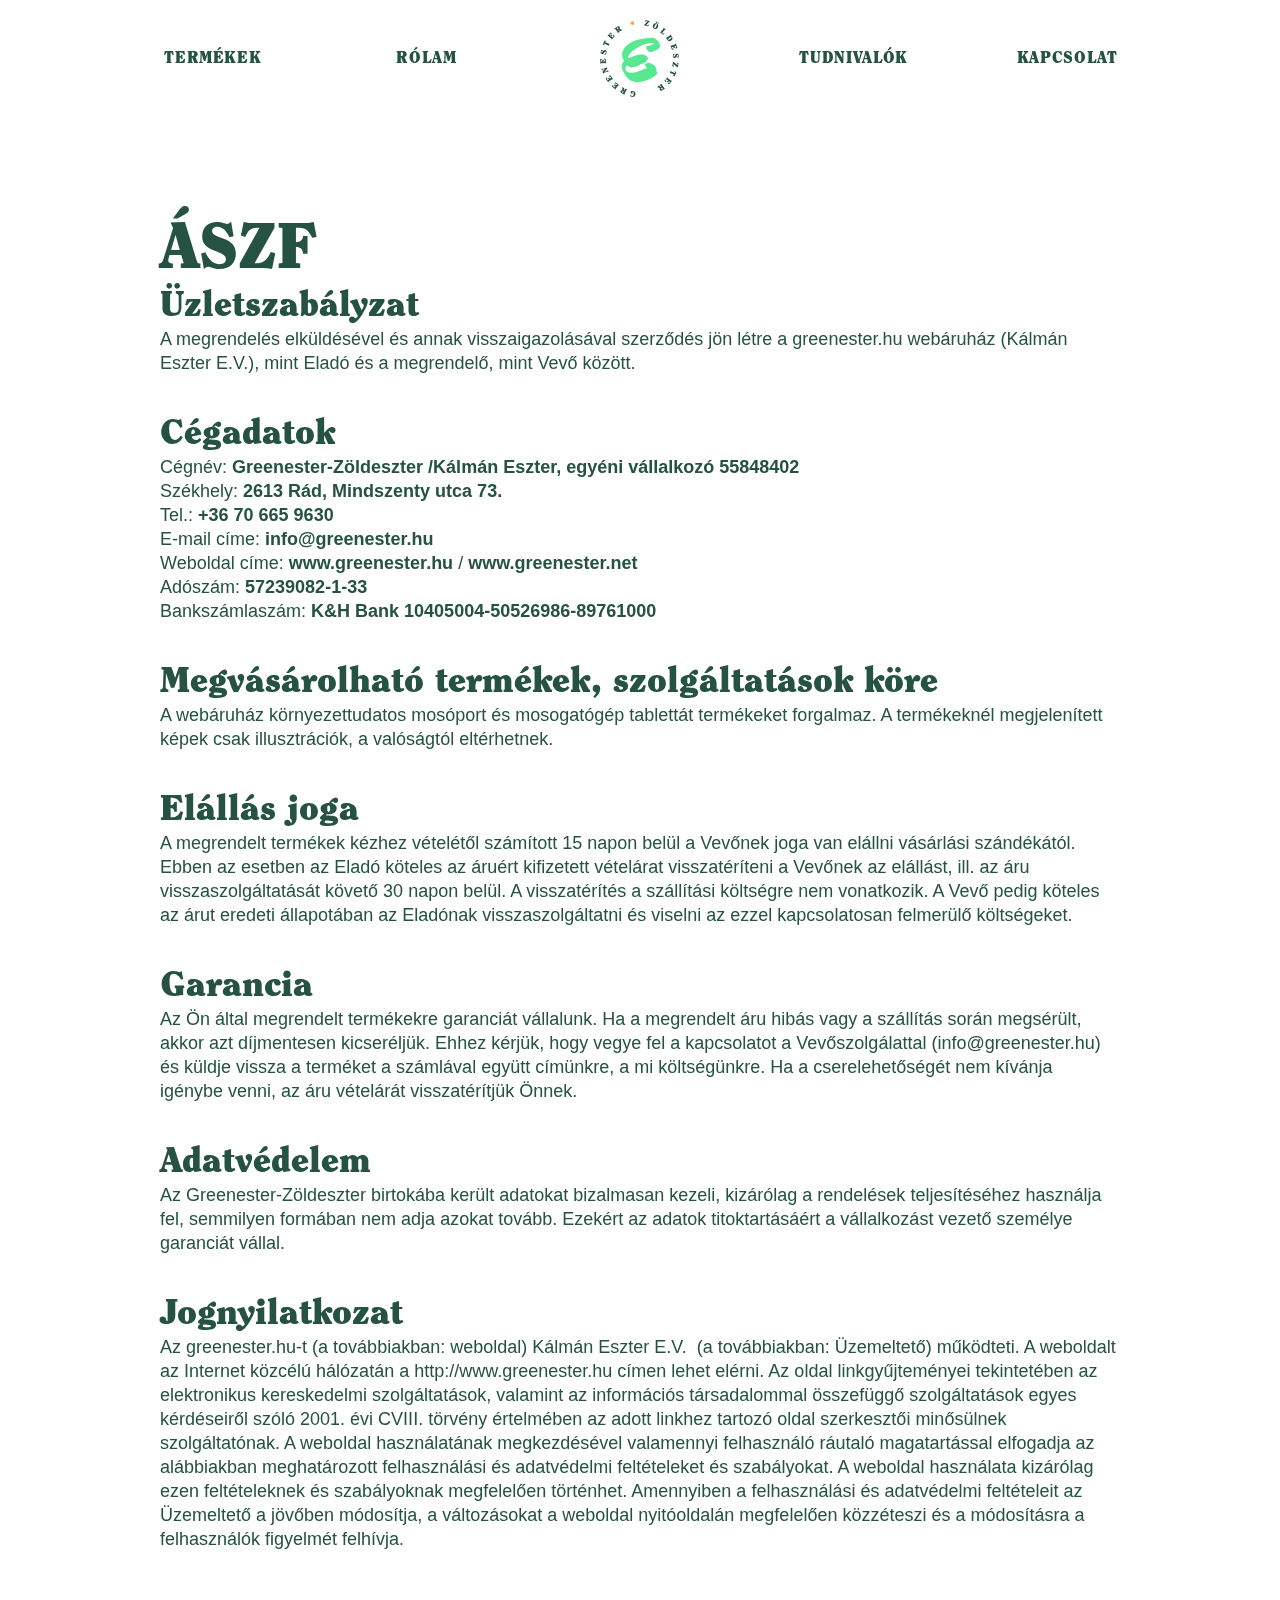
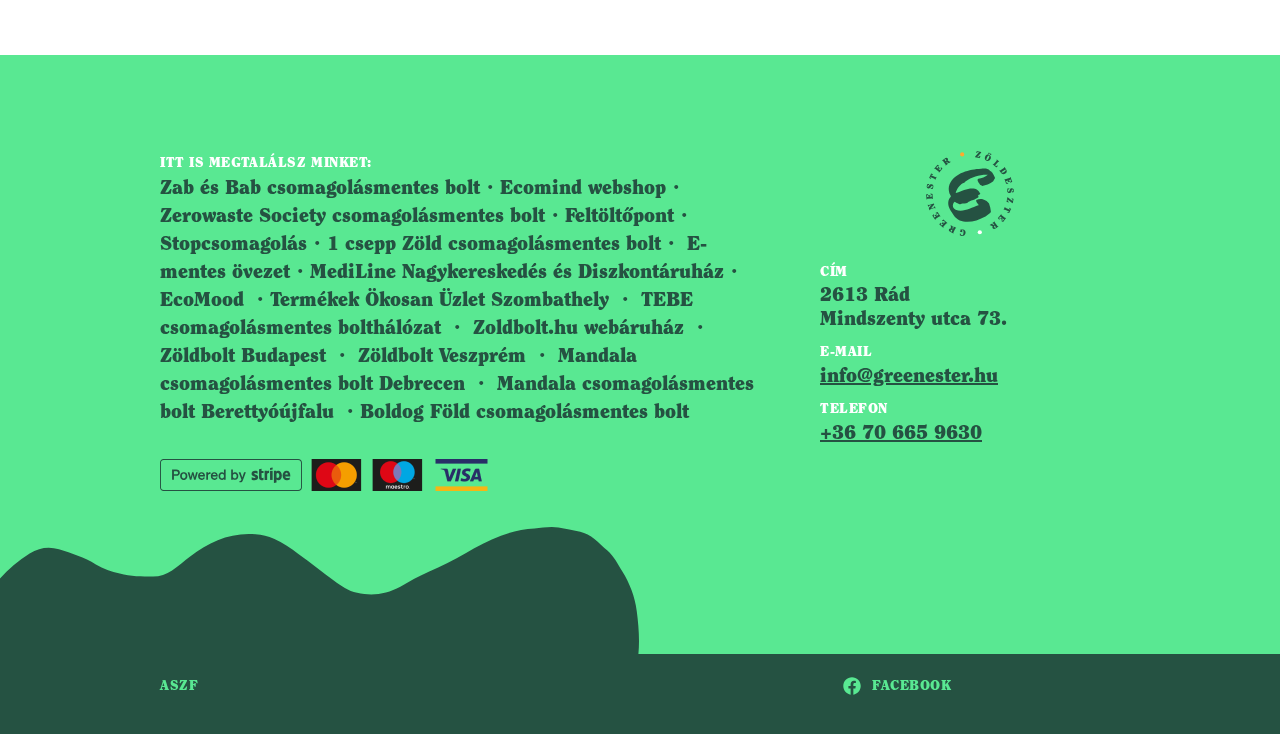
<file: greenester-aszf-altalanos-szerzodesi-feltetelek.html>
<!DOCTYPE html><!--  Last Published: Thu Mar 23 2023 11:05:26 GMT+0000 (Coordinated Universal Time)  -->
<html data-wf-page="611440a6c76326f49af6e225" data-wf-site="6098428ceb5f8944c6312848" lang="hu">
<head>
  <meta charset="utf-8">
  <title>Greenester ASZF – Általános szerződési feltételek</title>
  <meta content="Üzletszabályzat, elállás joga, Garancia és Jognyilatkozat" name="description">
  <meta content="Greenester ASZF – Általános szerződési feltételek" property="og:title">
  <meta content="Üzletszabályzat, elállás joga, Garancia és Jognyilatkozat" property="og:description">
  <meta content="Greenester ASZF – Általános szerződési feltételek" property="twitter:title">
  <meta content="Üzletszabályzat, elállás joga, Garancia és Jognyilatkozat" property="twitter:description">
  <meta property="og:type" content="website">
  <meta content="summary_large_image" name="twitter:card">
  <meta content="width=device-width, initial-scale=1" name="viewport">
  <link href="css/normalize.css" rel="stylesheet" type="text/css">
  <link href="css/webflow.css" rel="stylesheet" type="text/css">
  <link href="css/greenester-zoldeszter.webflow.css" rel="stylesheet" type="text/css">
  <!-- [if lt IE 9]><script src="https://cdnjs.cloudflare.com/ajax/libs/html5shiv/3.7.3/html5shiv.min.js" type="text/javascript"></script><![endif] -->
  <script type="text/javascript">!function(o,c){var n=c.documentElement,t=" w-mod-";n.className+=t+"js",("ontouchstart"in o||o.DocumentTouch&&c instanceof DocumentTouch)&&(n.className+=t+"touch")}(window,document);</script>
  <link href="images/favicon.png" rel="shortcut icon" type="image/x-icon">
  <link href="images/webclip.png" rel="apple-touch-icon">
  <script async="" src="https://www.googletagmanager.com/gtag/js?id=G-YWY8WET3GY"></script>
  <script type="text/javascript">window.dataLayer = window.dataLayer || [];function gtag(){dataLayer.push(arguments);}gtag('js', new Date());gtag('config', 'G-YWY8WET3GY', {'anonymize_ip': false});</script>
</head>
<body>
  <div data-animation="default" class="navbar w-nav" data-easing2="ease" data-easing="ease" data-collapse="medium" role="banner" data-no-scroll="1" data-duration="400" data-doc-height="1">
    <div class="mobile-nav-wrapper w-container">
      <a href="index.html" class="brand w-nav-brand"><img src="images/Greenester-webclip.png" loading="lazy" alt="Greenester brand" class="mobile-brand">
        <h2 class="mobile-title brand-name">Greenester</h2>
      </a>
      <nav role="navigation" class="nav-menu-mobile w-nav-menu">
        <a href="#" class="nav-link-mobile w-nav-link">Termékek</a>
        <a href="#" class="nav-link-mobile w-nav-link">Rólam</a>
        <a href="#" class="nav-link-mobile w-nav-link">Tudnivalók</a>
        <a href="#" class="nav-link-mobile w-nav-link">Kapcsolat</a>
      </nav>
      <div class="menu-button w-nav-button">
        <div class="icon w-icon-nav-menu"></div>
      </div>
    </div>
  </div>
  <div class="header-stripe">
    <h1 class="centered header-stripe">A természetes mosó- és mosogatószerek</h1>
  </div>
  <nav class="section header-nav wf-section">
    <div class="layout-wrapper-1440">
      <header id="nav" class="sticky-nav">
        <ul role="list" class="nav-grid w-list-unstyled">
          <li>
            <a href="#" class="nav-link">termékek</a>
          </li>
          <li>
            <a href="#" class="nav-link">rólam</a>
          </li>
          <li id="w-node-_679ccb74-b2d7-cc67-17a9-e59857575a92-57575a88">
            <a href="index.html" class="w-inline-block">
              <div class="greenester-brand-wrapper">
                <div class="greenester-brand-icon w-embed"><svg width="auto" height="47" viewbox="0 0 15 17" fill="none" xmlns="http://www.w3.org/2000/svg">
                    <path d="M10.2 5.39C10.45 5.57 10.47 5.93 10.87 6C11 6 11 6.22 11.15 6.23C12.2833 6.10214 13.3629 5.67789 14.28 5C14.63 4.87 14.56 4.55999 14.75 4.32999C14.94 4.09999 15.06 3.85999 14.93 3.60999C14.7195 3.08123 14.4441 2.58073 14.11 2.12H14C13.91 1.73 13.52 1.88 13.42 1.63C12.84 0.809995 11.68 0.999995 10.82 1.04999C7.36001 1.24 2.94001 2.23 1.37001 5.71C1.06758 6.4968 1.03244 7.36125 1.27001 8.17C1.27001 8.65 1.97001 9.11 1.68001 9.56C1.29125 9.94524 1.05052 10.455 1.00001 11C0.770009 12.52 1.80001 13.79 2.60001 15C4.65001 18.05 9.13001 17.07 11.81 15.55C12.33 15.38 12.6 14.97 13.04 14.72C13.48 14.47 13.73 14.32 13.77 13.93C13.6941 13.1049 13.5056 12.2941 13.21 11.52C12.8129 10.9097 12.2075 10.4646 11.5065 10.2677C10.8055 10.0708 10.0568 10.1356 9.40001 10.45C9.17001 10.92 9.74001 11.45 10.05 11.84C10.17 11.98 10.17 11.98 9.99001 12.06C7.82001 12.78 5.32001 14.36 3.19001 13.37C2.96665 13.2753 2.77244 13.123 2.62725 12.9286C2.48205 12.7343 2.39107 12.5048 2.36361 12.2638C2.33615 12.0227 2.37319 11.7787 2.47095 11.5567C2.56871 11.3346 2.72367 11.1425 2.92001 11C3.19248 11.2695 3.5419 11.4477 3.92001 11.51C4.09001 11.57 4.61001 11.94 4.71001 11.65C5.42001 11.33 6.26001 11.59 6.89001 11.18C6.89001 10.94 7.34001 11.04 7.44001 10.85C7.71774 10.6033 8.06941 10.4556 8.44001 10.43C9.27001 10.27 8.60001 10.33 9.93001 9.71C10.11 9.59 10.06 9.36 9.93001 9.18C9.80001 9 10.4 8.88 10.54 8.67C10.68 8.46 10.31 8.3 10.27 8.08C10.23 7.86 9.87001 7.5 9.80001 7.5C8.05001 6.3 5.40001 7.64 3.53001 8.31C3.00001 8.45 3.28001 8 3.40001 7.76C3.73831 6.99147 4.24395 6.30818 4.88001 5.76C5.25001 5.34 5.88001 5.43 6.13001 4.91C8.09103 3.51863 10.4574 2.8154 12.86 2.91C12.0345 3.56085 11.0443 3.96939 10 4.08999C9.44001 4.33999 10.09 5.14 10.2 5.39Z" fill="currentColor"></path>
                  </svg></div><img src="images/Greenester-Brand-circle-text.svg" loading="lazy" width="79" alt="">
              </div>
            </a>
          </li>
          <li>
            <a href="#" class="nav-link">tudnivalók</a>
          </li>
          <li>
            <a href="#" class="nav-link">kapcsolat</a>
          </li>
        </ul>
      </header>
    </div>
  </nav>
  <div class="section about-me wf-section">
    <div class="layout-wrapper-960">
      <h1>ÁSZF</h1>
      <h2>Üzletszabályzat</h2>
      <p class="bottom-margin">A megrendelés elküldésével és annak visszaigazolásával szerződés jön létre a greenester.hu webáruház (Kálmán Eszter E.V.), mint Eladó és a megrendelő, mint Vevő között.<br></p>
      <h2>Cégadatok</h2>
      <p class="bottom-margin">Cégnév: <strong>Greenester-Zöldeszter /Kálmán Eszter, egyéni vállalkozó 55848402</strong><br>Székhely: <strong>2613 Rád, Mindszenty utca 73.</strong><br>Tel.: <strong>+36 70 665 9630</strong><br>E-mail címe: <strong>info@greenester.hu</strong><br>Weboldal címe: <strong>www.greenester.hu</strong> / <strong>www.greenester.net</strong><br>Adószám: <strong>57239082-1-33</strong><br>Bankszámlaszám: <strong>K&amp;H Bank 10405004-50526986-89761000</strong></p>
      <h2>Megvásárolható termékek, szolgáltatások köre</h2>
      <p class="bottom-margin">A webáruház környezettudatos mosóport és mosogatógép tablettát termékeket forgalmaz. A termékeknél megjelenített képek csak illusztrációk, a valóságtól eltérhetnek.<br></p>
      <h2>Elállás joga</h2>
      <p class="bottom-margin">A megrendelt termékek kézhez vételétől számított 15 napon belül a Vevőnek joga van elállni vásárlási szándékától. Ebben az esetben az Eladó köteles az áruért kifizetett vételárat visszatéríteni a Vevőnek az elállást, ill. az áru visszaszolgáltatását követő 30 napon belül. A visszatérítés a szállítási költségre nem vonatkozik. A Vevő pedig köteles az árut eredeti állapotában az Eladónak visszaszolgáltatni és viselni az ezzel kapcsolatosan felmerülő költségeket.<br></p>
      <h2>Garancia</h2>
      <p class="bottom-margin">Az Ön által megrendelt termékekre garanciát vállalunk. Ha a megrendelt áru hibás vagy a szállítás során megsérült, akkor azt díjmentesen kicseréljük. Ehhez kérjük, hogy vegye fel a kapcsolatot a Vevőszolgálattal (info@greenester.hu) és küldje vissza a terméket a számlával együtt címünkre, a mi költségünkre. Ha a cserelehetőségét nem kívánja igénybe venni, az áru vételárát visszatérítjük Önnek.<br></p>
      <h2>Adatvédelem</h2>
      <p class="bottom-margin">Az Greenester-Zöldeszter birtokába került adatokat bizalmasan kezeli, kizárólag a rendelések teljesítéséhez használja fel, semmilyen formában nem adja azokat tovább. Ezekért az adatok titoktartásáért a vállalkozást vezető személye garanciát vállal. <br></p>
      <h2>Jognyilatkozat</h2>
      <p>Az greenester.hu-t (a továbbiakban: weboldal) Kálmán Eszter E.V.  (a továbbiakban: Üzemeltető) működteti. A weboldalt az Internet közcélú hálózatán a http://www.greenester.hu címen lehet elérni. Az oldal linkgyűjteményei tekintetében az elektronikus kereskedelmi szolgáltatások, valamint az információs társadalommal összefüggő szolgáltatások egyes kérdéseiről szóló 2001. évi CVIII. törvény értelmében az adott linkhez tartozó oldal szerkesztői minősülnek szolgáltatónak. A weboldal használatának megkezdésével valamennyi felhasználó ráutaló magatartással elfogadja az alábbiakban meghatározott felhasználási és adatvédelmi feltételeket és szabályokat. A weboldal használata kizárólag ezen feltételeknek és szabályoknak megfelelően történhet. Amennyiben a felhasználási és adatvédelmi feltételeit az Üzemeltető a jövőben módosítja, a változásokat a weboldal nyitóoldalán megfelelően közzéteszi és a módosításra a felhasználók figyelmét felhívja. <br></p>
    </div>
  </div>
  <div class="section footer wf-section">
    <div class="layout-wrapper-1440">
      <div class="layout-wrapper-960">
        <div class="w-layout-grid footer-grid-wrapper partners">
          <div>
            <div class="greenester-brand-wrapper footer">
              <div class="greenester-brand-icon dark-green w-embed"><svg width="50" height="57" viewbox="0 0 15 17" fill="none" xmlns="http://www.w3.org/2000/svg">
                  <path d="M10.2 5.39C10.45 5.57 10.47 5.93 10.87 6C11 6 11 6.22 11.15 6.23C12.2833 6.10214 13.3629 5.67789 14.28 5C14.63 4.87 14.56 4.55999 14.75 4.32999C14.94 4.09999 15.06 3.85999 14.93 3.60999C14.7195 3.08123 14.4441 2.58073 14.11 2.12H14C13.91 1.73 13.52 1.88 13.42 1.63C12.84 0.809995 11.68 0.999995 10.82 1.04999C7.36001 1.24 2.94001 2.23 1.37001 5.71C1.06758 6.4968 1.03244 7.36125 1.27001 8.17C1.27001 8.65 1.97001 9.11 1.68001 9.56C1.29125 9.94524 1.05052 10.455 1.00001 11C0.770009 12.52 1.80001 13.79 2.60001 15C4.65001 18.05 9.13001 17.07 11.81 15.55C12.33 15.38 12.6 14.97 13.04 14.72C13.48 14.47 13.73 14.32 13.77 13.93C13.6941 13.1049 13.5056 12.2941 13.21 11.52C12.8129 10.9097 12.2075 10.4646 11.5065 10.2677C10.8055 10.0708 10.0568 10.1356 9.40001 10.45C9.17001 10.92 9.74001 11.45 10.05 11.84C10.17 11.98 10.17 11.98 9.99001 12.06C7.82001 12.78 5.32001 14.36 3.19001 13.37C2.96665 13.2753 2.77244 13.123 2.62725 12.9286C2.48205 12.7343 2.39107 12.5048 2.36361 12.2638C2.33615 12.0227 2.37319 11.7787 2.47095 11.5567C2.56871 11.3346 2.72367 11.1425 2.92001 11C3.19248 11.2695 3.5419 11.4477 3.92001 11.51C4.09001 11.57 4.61001 11.94 4.71001 11.65C5.42001 11.33 6.26001 11.59 6.89001 11.18C6.89001 10.94 7.34001 11.04 7.44001 10.85C7.71774 10.6033 8.06941 10.4556 8.44001 10.43C9.27001 10.27 8.60001 10.33 9.93001 9.71C10.11 9.59 10.06 9.36 9.93001 9.18C9.80001 9 10.4 8.88 10.54 8.67C10.68 8.46 10.31 8.3 10.27 8.08C10.23 7.86 9.87001 7.5 9.80001 7.5C8.05001 6.3 5.40001 7.64 3.53001 8.31C3.00001 8.45 3.28001 8 3.40001 7.76C3.73831 6.99147 4.24395 6.30818 4.88001 5.76C5.25001 5.34 5.88001 5.43 6.13001 4.91C8.09103 3.51863 10.4574 2.8154 12.86 2.91C12.0345 3.56085 11.0443 3.96939 10 4.08999C9.44001 4.33999 10.09 5.14 10.2 5.39Z" fill="currentColor"></path>
                </svg></div><img src="images/Greenester-Brand-circle-text.svg" loading="lazy" alt="">
            </div>
            <ul role="list" class="footer-list-contact w-list-unstyled">
              <li class="footer-list-item">
                <div class="label white">cím</div>
                <h4>2613 Rád<br>Mindszenty utca 73.</h4>
              </li>
              <li class="footer-list-item">
                <div class="label white">e-mail</div>
                <a href="#" class="footer-contact">info@greenester.hu</a>
              </li>
              <li class="footer-list-item">
                <div class="label white">telefon</div>
                <a href="tel:+36706659630‬" class="footer-contact">+36 70 665 9630‬</a>
              </li>
            </ul>
          </div>
          <div id="w-node-d3ce86c7-3862-b9ed-a1b7-98618ea00f5a-8ea00f40">
            <div class="label white">Itt is megtalálsz minket: </div>
            <h4 class="dropdown-item-title">Zab és Bab csomagolásmentes bolt・Ecomind webshop・Zerowaste Society csomagolásmentes bolt・Feltöltőpont・Stopcsomagolás・1 csepp Zöld csomagolásmentes bolt・ E-mentes övezet・MediLine Nagykereskedés és Diszkontáruház・EcoMood ・Termékek Ökosan Üzlet Szombathely ・ TEBE csomagolásmentes bolthálózat ・ Zoldbolt.hu webáruház ・ Zöldbolt Budapest ・ Zöldbolt Veszprém ・ Mandala csomagolásmentes bolt Debrecen ・ Mandala csomagolásmentes bolt Berettyóújfalu ・Boldog Föld csomagolásmentes bolt</h4>
            <div class="trust-logos">
              <div class="stripe-badge w-embed"><svg width="142" height="32" fill="none" xmlns="http://www.w3.org/2000/svg">
                  <path d="M138.213 0H3.53107C2.59457 0 1.69643 0.369865 1.03423 1.02823C0.372022 1.68659 0 2.57952 0 3.51059L0 28.4894C0 29.4205 0.372022 30.3134 1.03423 30.9718C1.69643 31.6301 2.59457 32 3.53107 32H138.213C139.218 32 140.181 31.6034 140.891 30.8973C141.601 30.1913 142 29.2338 142 28.2353V3.76471C142 2.76624 141.601 1.80868 140.891 1.10266C140.181 0.396638 139.218 0 138.213 0V0ZM141.053 28.2353C141.053 28.9841 140.754 29.7023 140.222 30.2318C139.689 30.7613 138.967 31.0588 138.213 31.0588H3.53107C2.84641 31.0563 2.1905 30.7848 1.70638 30.3035C1.22225 29.8222 0.949161 29.1701 0.946667 28.4894V3.51059C0.949161 2.8299 1.22225 2.1778 1.70638 1.69648C2.1905 1.21516 2.84641 0.943656 3.53107 0.941176H138.213C138.967 0.941176 139.689 1.23865 140.222 1.76817C140.754 2.29768 141.053 3.01586 141.053 3.76471V28.2353Z" fill="#255242"></path>
                  <path d="M16.1597 10.5786H12.089V20.7057H13.9066V16.7904H16.1597C18.4317 16.7904 19.8517 15.6986 19.8517 13.6845C19.8517 11.6704 18.4317 10.5786 16.1597 10.5786ZM16.065 15.2845H13.9066V12.1786H16.0934C17.3998 12.1786 18.0909 12.7339 18.0909 13.7316C18.0909 14.7292 17.3714 15.2374 16.0934 15.2374L16.065 15.2845Z" fill="#255242"></path>
                  <path d="M23.7613 13.1765C23.2636 13.1708 22.7703 13.2686 22.3129 13.4637C21.8555 13.6588 21.4442 13.9469 21.1054 14.3094C20.7666 14.6719 20.5079 15.1008 20.3457 15.5687C20.1836 16.0365 20.1217 16.5329 20.164 17.0259C20.1196 17.5217 20.1795 18.0212 20.3399 18.4926C20.5003 18.9641 20.7576 19.3972 21.0955 19.7644C21.4335 20.1316 21.8446 20.4248 22.3027 20.6255C22.7609 20.8261 23.256 20.9297 23.7566 20.9297C24.2572 20.9297 24.7523 20.8261 25.2104 20.6255C25.6686 20.4248 26.0797 20.1316 26.4176 19.7644C26.7555 19.3972 27.0129 18.9641 27.1733 18.4926C27.3337 18.0212 27.3936 17.5217 27.3492 17.0259C27.3929 16.5334 27.3322 16.0372 27.1712 15.5694C27.0102 15.1015 26.7524 14.6725 26.4143 14.3098C26.0763 13.9471 25.6655 13.6589 25.2086 13.4637C24.7516 13.2685 24.2586 13.1707 23.7613 13.1765ZM23.7613 19.4542C22.6064 19.4542 21.868 18.513 21.868 17.0259C21.868 15.5389 22.5874 14.5977 23.7613 14.5977C24.9352 14.5977 25.6546 15.5389 25.6546 17.0259C25.6546 18.513 24.9068 19.4448 23.7613 19.4448V19.4542Z" fill="#255242"></path>
                  <path d="M34.8184 18.2118L33.4836 13.2988H32.0826L30.7572 18.2118L29.413 13.2988H27.6616L29.9052 20.7153H31.382L32.7452 15.8588L34.1084 20.7153H35.5852L37.8288 13.2988H36.1438L34.8184 18.2118Z" fill="#255242"></path>
                  <path d="M41.6533 13.1763C41.1622 13.1853 40.678 13.2935 40.2301 13.4943C39.7823 13.6951 39.3802 13.9843 39.0482 14.3443C38.7162 14.7043 38.4613 15.1276 38.2988 15.5885C38.1364 16.0495 38.0699 16.5384 38.1033 17.0257C38.0638 17.5205 38.1285 18.0181 38.2934 18.4866C38.4583 18.9551 38.7198 19.3842 39.061 19.7465C39.4023 20.1089 39.8159 20.3964 40.2753 20.5907C40.7347 20.785 41.2298 20.8819 41.7291 20.8751C42.4154 20.9119 43.0961 20.7337 43.6752 20.3656C44.2543 19.9975 44.7027 19.4581 44.9572 18.8233L43.5467 18.2398C43.436 18.6035 43.2042 18.919 42.8894 19.1345C42.5746 19.3499 42.1955 19.4526 41.8143 19.4257C41.5427 19.4321 41.2727 19.3837 41.0205 19.2833C40.7684 19.183 40.5393 19.0328 40.3472 18.8418C40.1552 18.6509 40.0041 18.4232 39.9032 18.1725C39.8022 17.9218 39.7535 17.6533 39.76 17.3833H44.9856V16.8186C45.0045 14.7857 43.8496 13.1763 41.6533 13.1763ZM39.8263 16.1222C39.8926 15.69 40.1143 15.2964 40.4503 15.0143C40.7862 14.7322 41.2136 14.5808 41.6533 14.588C41.8622 14.5705 42.0725 14.5973 42.2701 14.6669C42.4678 14.7364 42.6483 14.8469 42.7996 14.9911C42.951 15.1354 43.0697 15.31 43.1479 15.5034C43.2261 15.6968 43.262 15.9045 43.2532 16.1127L39.8263 16.1222Z" fill="#255242"></path>
                  <path d="M47.9865 14.3998V13.2986H46.2825V20.7057H47.9865V16.8186C47.9713 16.5675 48.0099 16.316 48.0996 16.0808C48.1894 15.8456 48.3284 15.632 48.5073 15.4541C48.6862 15.2762 48.9011 15.138 49.1377 15.0488C49.3743 14.9595 49.6272 14.9212 49.8798 14.9363C50.0878 14.9216 50.2966 14.9216 50.5046 14.9363V13.2421C50.3721 13.2421 50.2206 13.2421 50.0218 13.2421C49.6066 13.2208 49.194 13.3185 48.8331 13.5238C48.4723 13.729 48.1784 14.0331 47.9865 14.3998Z" fill="#255242"></path>
                  <path d="M54.4144 13.1763C53.9233 13.1853 53.4391 13.2935 52.9912 13.4943C52.5434 13.6951 52.1413 13.9843 51.8093 14.3443C51.4773 14.7043 51.2224 15.1276 51.0599 15.5885C50.8975 16.0495 50.831 16.5384 50.8644 17.0257C50.8249 17.5205 50.8896 18.0181 51.0545 18.4866C51.2194 18.9551 51.4809 19.3842 51.8221 19.7465C52.1634 20.1089 52.577 20.3964 53.0364 20.5907C53.4958 20.785 53.9909 20.8819 54.4902 20.8751C55.1702 20.9038 55.8424 20.7219 56.414 20.3543C56.9855 19.9868 57.428 19.4518 57.6804 18.8233L56.2226 18.268C56.1119 18.6317 55.8801 18.9472 55.5653 19.1627C55.2505 19.3782 54.8714 19.4809 54.4902 19.4539C54.2242 19.4515 53.9613 19.3965 53.7169 19.2922C53.4725 19.1879 53.2513 19.0363 53.0664 18.8463C52.8814 18.6562 52.7362 18.4315 52.6394 18.1852C52.5425 17.9389 52.4959 17.6759 52.5022 17.4116H57.7467V16.8469C57.7467 14.7857 56.5728 13.1763 54.4144 13.1763ZM52.5874 16.1222C52.6556 15.6933 52.8768 15.3032 53.2105 15.0232C53.5443 14.7433 53.9683 14.5921 54.405 14.5974C54.6139 14.5799 54.8241 14.6068 55.0218 14.6763C55.2194 14.7458 55.3999 14.8563 55.5513 15.0005C55.7026 15.1448 55.8213 15.3194 55.8995 15.5128C55.9777 15.7062 56.0136 15.9139 56.0048 16.1222H52.5874Z" fill="#255242"></path>
                  <path d="M63.9567 14.1174C63.6941 13.811 63.3653 13.5672 62.995 13.4043C62.6246 13.2414 62.2221 13.1634 61.8173 13.1763C59.7251 13.1763 58.5323 14.9174 58.5323 17.0257C58.5323 19.1339 59.7251 20.8751 61.8173 20.8751C62.2224 20.89 62.6255 20.813 62.9962 20.6499C63.3669 20.4868 63.6954 20.242 63.9567 19.9339V20.7057H65.6607V10.5786H63.9567V14.1174ZM63.9567 17.2704C63.9949 17.5387 63.9744 17.8121 63.8965 18.0719C63.8186 18.3316 63.6852 18.5715 63.5054 18.7753C63.3256 18.979 63.1037 19.1418 62.8549 19.2524C62.606 19.363 62.336 19.4189 62.0634 19.4163C60.8233 19.4163 60.1701 18.4751 60.1701 17.0445C60.1701 15.6139 60.8327 14.6727 62.0634 14.6727C63.1142 14.6727 63.9567 15.4351 63.9567 16.828V17.2704Z" fill="#255242"></path>
                  <path d="M75.0801 13.1763C74.6677 13.1583 74.2566 13.2337 73.8778 13.3967C73.499 13.5598 73.1624 13.8062 72.8933 14.1174V10.5786H71.1893V20.7057H72.8933V19.9245C73.1575 20.2317 73.4878 20.4758 73.8598 20.6388C74.2318 20.8017 74.636 20.8792 75.0423 20.8657C77.1249 20.8657 78.3177 19.1151 78.3177 17.0163C78.3177 14.9174 77.1628 13.1763 75.0801 13.1763ZM74.7867 19.388C74.5141 19.3907 74.2441 19.3348 73.9952 19.2242C73.7464 19.1136 73.5244 18.9508 73.3447 18.7471C73.1649 18.5433 73.0315 18.3034 72.9536 18.0436C72.8757 17.7839 72.8552 17.5105 72.8933 17.2421V16.7998C72.8933 15.4068 73.6885 14.6445 74.7867 14.6445C76.0173 14.6445 76.68 15.5857 76.68 17.0163C76.68 18.4468 75.97 19.388 74.7867 19.388Z" fill="#255242"></path>
                  <path d="M82.2937 18.5035L80.4666 13.2988H78.668L81.4133 20.4424L81.1293 21.1388C81.081 21.3774 80.9417 21.5882 80.7404 21.7268C80.5392 21.8655 80.2918 21.9212 80.0501 21.8824C79.861 21.8961 79.6712 21.8961 79.4821 21.8824V23.3035C79.7108 23.3374 79.9419 23.3531 80.1732 23.3506C80.7642 23.3933 81.3515 23.2282 81.8326 22.8842C82.3136 22.5401 82.6578 22.0389 82.8049 21.4682L85.8721 13.3553H84.0829L82.2937 18.5035Z" fill="#255242"></path>
                  <path d="M118.333 11.6988C117.96 11.6966 117.589 11.7679 117.243 11.9084C116.897 12.0489 116.582 12.2559 116.317 12.5176L116.184 11.8682H113.922V24.0282L116.497 23.4729V20.527C117.009 20.9534 117.656 21.1867 118.324 21.1858C120.16 21.1858 121.845 19.6894 121.845 16.3764C121.845 13.3458 120.141 11.6988 118.333 11.6988ZM117.718 18.88C117.492 18.8929 117.266 18.8557 117.057 18.771C116.847 18.6864 116.659 18.5564 116.506 18.3905V14.5223C116.66 14.3504 116.85 14.2147 117.063 14.1251C117.276 14.0356 117.506 13.9944 117.737 14.0047C118.684 14.0047 119.327 15.0682 119.327 16.4329C119.327 17.7976 118.674 18.88 117.718 18.88Z" fill="#255242"></path>
                  <path d="M126.598 11.6987C124.117 11.6987 122.612 13.8258 122.612 16.5081C122.612 19.6799 124.392 21.2893 126.929 21.2893C127.919 21.3054 128.897 21.0688 129.769 20.6023V18.4846C128.977 18.8819 128.1 19.0821 127.213 19.0681C126.191 19.0681 125.32 18.7011 125.187 17.4681H130.28C130.28 17.327 130.28 16.7717 130.28 16.527C130.366 13.8258 129.078 11.6987 126.598 11.6987ZM125.206 15.5293C125.206 14.3434 125.935 13.8446 126.579 13.8446C127.223 13.8446 127.904 14.3434 127.904 15.5293H125.206Z" fill="#255242"></path>
                  <path d="M106.973 12.574L106.812 11.8023H104.616V20.9411H107.153V14.7481C107.382 14.4716 107.691 14.2711 108.038 14.1736C108.384 14.076 108.753 14.086 109.094 14.2023V11.8023C108.707 11.6514 108.277 11.6466 107.887 11.7888C107.496 11.931 107.171 12.2102 106.973 12.574Z" fill="#255242"></path>
                  <path d="M94.1555 14.5504C94.1555 14.1363 94.4963 13.9763 95.0359 13.9763C95.9301 13.9954 96.8067 14.2278 97.5919 14.6539V12.1786C96.7801 11.8523 95.9114 11.6892 95.0359 11.6986C92.9437 11.6986 91.5521 12.8092 91.5521 14.6727C91.5521 17.5904 95.4713 17.1198 95.4713 18.3716C95.4713 18.861 95.0548 19.021 94.5247 19.021C93.5245 18.9629 92.5519 18.6728 91.6847 18.1739V20.7057C92.5784 21.102 93.546 21.3072 94.5247 21.308C96.6641 21.308 98.1409 20.2257 98.1409 18.3339C98.0936 15.1716 94.1555 15.7363 94.1555 14.5504Z" fill="#255242"></path>
                  <path d="M101.558 9.6377L99.0497 10.1836V18.5883C99.0368 18.9425 99.0966 19.2956 99.2256 19.626C99.3546 19.9564 99.5499 20.2572 99.7998 20.5101C100.05 20.7629 100.349 20.9624 100.679 21.0964C101.009 21.2304 101.363 21.2961 101.719 21.2895C102.341 21.3171 102.961 21.1978 103.527 20.9412V18.8236C103.196 18.9648 101.577 19.4448 101.577 17.8824V14.1177H103.527V11.9153H101.577L101.558 9.6377Z" fill="#255242"></path>
                  <path d="M110.05 11.0118L112.634 10.4753V8.44238L110.05 8.97885V11.0118Z" fill="#255242"></path>
                  <path d="M112.634 11.8682H110.05V20.9411H112.634V11.8682Z" fill="currentColor"></path>
                </svg></div><img src="images/Trust-Logos.png" loading="lazy" alt="">
            </div>
          </div>
        </div>
      </div>
    </div>
  </div>
  <div class="section gdpr wf-section">
    <div class="layout-wrapper-1440">
      <div class="layout-wrapper-960">
        <div class="w-layout-grid footer-grid-wrapper gdpr">
          <a href="greenester-aszf-altalanos-szerzodesi-feltetelek.html" aria-current="page" class="w-inline-block w--current">
            <div class="label middle-green">ASZF</div>
          </a>
          <a href="https://www.facebook.com/Greenester-Zöldeszter-100785272190763" target="_blank" class="flex-wrapper-horizontal w-inline-block">
            <div class="footer-icon-svg w-embed"><svg width="18" height="18" viewbox="0 0 18 18" fill="none" xmlns="http://www.w3.org/2000/svg">
                <path d="M17.7188 9.05273C17.7188 4.23633 13.8164 0.333984 9 0.333984C4.18359 0.333984 0.28125 4.23633 0.28125 9.05273C0.28125 13.4121 3.44531 17.0332 7.62891 17.666V11.584H5.41406V9.05273H7.62891V7.1543C7.62891 4.97461 8.92969 3.74414 10.8984 3.74414C11.8828 3.74414 12.8672 3.91992 12.8672 3.91992V6.06445H11.7773C10.6875 6.06445 10.3359 6.73242 10.3359 7.43555V9.05273H12.7617L12.375 11.584H10.3359V17.666C14.5195 17.0332 17.7188 13.4121 17.7188 9.05273Z" fill="#59E892"></path>
              </svg></div>
            <div class="label middle-green">facebook</div>
          </a>
        </div>
      </div>
    </div>
  </div>
  <script src="https://d3e54v103j8qbb.cloudfront.net/js/jquery-3.5.1.min.dc5e7f18c8.js?site=6098428ceb5f8944c6312848" type="text/javascript" integrity="sha256-9/aliU8dGd2tb6OSsuzixeV4y/faTqgFtohetphbbj0=" crossorigin="anonymous"></script>
  <script src="js/webflow.js" type="text/javascript"></script>
  <!-- [if lte IE 9]><script src="https://cdnjs.cloudflare.com/ajax/libs/placeholders/3.0.2/placeholders.min.js"></script><![endif] -->
</body>
</html>
</file>
<file: css/webflow.css>
@font-face {
  font-family: 'webflow-icons';
  src: url("[data-uri]") format('truetype');
  font-weight: normal;
  font-style: normal;
}
[class^="w-icon-"],
[class*=" w-icon-"] {
  /* use !important to prevent issues with browser extensions that change fonts */
  font-family: 'webflow-icons' !important;
  speak: none;
  font-style: normal;
  font-weight: normal;
  font-variant: normal;
  text-transform: none;
  line-height: 1;
  /* Better Font Rendering =========== */
  -webkit-font-smoothing: antialiased;
  -moz-osx-font-smoothing: grayscale;
}
.w-icon-slider-right:before {
  content: "\e600";
}
.w-icon-slider-left:before {
  content: "\e601";
}
.w-icon-nav-menu:before {
  content: "\e602";
}
.w-icon-arrow-down:before,
.w-icon-dropdown-toggle:before {
  content: "\e603";
}
.w-icon-file-upload-remove:before {
  content: "\e900";
}
.w-icon-file-upload-icon:before {
  content: "\e903";
}
* {
  -webkit-box-sizing: border-box;
  -moz-box-sizing: border-box;
  box-sizing: border-box;
}
html {
  height: 100%;
}
body {
  margin: 0;
  min-height: 100%;
  background-color: #fff;
  font-family: Arial, sans-serif;
  font-size: 14px;
  line-height: 20px;
  color: #333;
}
img {
  max-width: 100%;
  vertical-align: middle;
  display: inline-block;
}
html.w-mod-touch * {
  background-attachment: scroll !important;
}
.w-block {
  display: block;
}
.w-inline-block {
  max-width: 100%;
  display: inline-block;
}
.w-clearfix:before,
.w-clearfix:after {
  content: " ";
  display: table;
  grid-column-start: 1;
  grid-row-start: 1;
  grid-column-end: 2;
  grid-row-end: 2;
}
.w-clearfix:after {
  clear: both;
}
.w-hidden {
  display: none;
}
.w-button {
  display: inline-block;
  padding: 9px 15px;
  background-color: #3898EC;
  color: white;
  border: 0;
  line-height: inherit;
  text-decoration: none;
  cursor: pointer;
  border-radius: 0;
}
input.w-button {
  -webkit-appearance: button;
}
html[data-w-dynpage] [data-w-cloak] {
  color: transparent !important;
}
.w-webflow-badge,
.w-webflow-badge * {
  position: static;
  left: auto;
  top: auto;
  right: auto;
  bottom: auto;
  z-index: auto;
  display: block;
  visibility: visible;
  overflow: visible;
  overflow-x: visible;
  overflow-y: visible;
  box-sizing: border-box;
  width: auto;
  height: auto;
  max-height: none;
  max-width: none;
  min-height: 0;
  min-width: 0;
  margin: 0;
  padding: 0;
  float: none;
  clear: none;
  border: 0 none transparent;
  border-radius: 0;
  background: none;
  background-image: none;
  background-position: 0% 0%;
  background-size: auto auto;
  background-repeat: repeat;
  background-origin: padding-box;
  background-clip: border-box;
  background-attachment: scroll;
  background-color: transparent;
  box-shadow: none;
  opacity: 1;
  transform: none;
  transition: none;
  direction: ltr;
  font-family: inherit;
  font-weight: inherit;
  color: inherit;
  font-size: inherit;
  line-height: inherit;
  font-style: inherit;
  font-variant: inherit;
  text-align: inherit;
  letter-spacing: inherit;
  text-decoration: inherit;
  text-indent: 0;
  text-transform: inherit;
  list-style-type: disc;
  text-shadow: none;
  font-smoothing: auto;
  vertical-align: baseline;
  cursor: inherit;
  white-space: inherit;
  word-break: normal;
  word-spacing: normal;
  word-wrap: normal;
}
.w-webflow-badge {
  position: fixed !important;
  display: inline-block !important;
  visibility: visible !important;
  z-index: 2147483647 !important;
  top: auto !important;
  right: 12px !important;
  bottom: 12px !important;
  left: auto !important;
  color: #AAADB0 !important;
  background-color: #fff !important;
  border-radius: 3px !important;
  padding: 6px 8px 6px 6px !important;
  font-size: 12px !important;
  opacity: 1 !important;
  line-height: 14px !important;
  text-decoration: none !important;
  transform: none !important;
  margin: 0 !important;
  width: auto !important;
  height: auto !important;
  overflow: visible !important;
  white-space: nowrap;
  box-shadow: 0 0 0 1px rgba(0, 0, 0, 0.1), 0px 1px 3px rgba(0, 0, 0, 0.1);
  cursor: pointer;
}
.w-webflow-badge > img {
  display: inline-block !important;
  visibility: visible !important;
  opacity: 1 !important;
  vertical-align: middle !important;
}
h1,
h2,
h3,
h4,
h5,
h6 {
  font-weight: bold;
  margin-bottom: 10px;
}
h1 {
  font-size: 38px;
  line-height: 44px;
  margin-top: 20px;
}
h2 {
  font-size: 32px;
  line-height: 36px;
  margin-top: 20px;
}
h3 {
  font-size: 24px;
  line-height: 30px;
  margin-top: 20px;
}
h4 {
  font-size: 18px;
  line-height: 24px;
  margin-top: 10px;
}
h5 {
  font-size: 14px;
  line-height: 20px;
  margin-top: 10px;
}
h6 {
  font-size: 12px;
  line-height: 18px;
  margin-top: 10px;
}
p {
  margin-top: 0;
  margin-bottom: 10px;
}
blockquote {
  margin: 0 0 10px 0;
  padding: 10px 20px;
  border-left: 5px solid #E2E2E2;
  font-size: 18px;
  line-height: 22px;
}
figure {
  margin: 0;
  margin-bottom: 10px;
}
figcaption {
  margin-top: 5px;
  text-align: center;
}
ul,
ol {
  margin-top: 0px;
  margin-bottom: 10px;
  padding-left: 40px;
}
.w-list-unstyled {
  padding-left: 0;
  list-style: none;
}
.w-embed:before,
.w-embed:after {
  content: " ";
  display: table;
  grid-column-start: 1;
  grid-row-start: 1;
  grid-column-end: 2;
  grid-row-end: 2;
}
.w-embed:after {
  clear: both;
}
.w-video {
  width: 100%;
  position: relative;
  padding: 0;
}
.w-video iframe,
.w-video object,
.w-video embed {
  position: absolute;
  top: 0;
  left: 0;
  width: 100%;
  height: 100%;
  border: none;
}
fieldset {
  padding: 0;
  margin: 0;
  border: 0;
}
button,
[type='button'],
[type='reset'] {
  border: 0;
  cursor: pointer;
  -webkit-appearance: button;
}
.w-form {
  margin: 0 0 15px;
}
.w-form-done {
  display: none;
  padding: 20px;
  text-align: center;
  background-color: #dddddd;
}
.w-form-fail {
  display: none;
  margin-top: 10px;
  padding: 10px;
  background-color: #ffdede;
}
label {
  display: block;
  margin-bottom: 5px;
  font-weight: bold;
}
.w-input,
.w-select {
  display: block;
  width: 100%;
  height: 38px;
  padding: 8px 12px;
  margin-bottom: 10px;
  font-size: 14px;
  line-height: 1.42857143;
  color: #333333;
  vertical-align: middle;
  background-color: #ffffff;
  border: 1px solid #cccccc;
}
.w-input:-moz-placeholder,
.w-select:-moz-placeholder {
  color: #999;
}
.w-input::-moz-placeholder,
.w-select::-moz-placeholder {
  color: #999;
  opacity: 1;
}
.w-input:-ms-input-placeholder,
.w-select:-ms-input-placeholder {
  color: #999;
}
.w-input::-webkit-input-placeholder,
.w-select::-webkit-input-placeholder {
  color: #999;
}
.w-input:focus,
.w-select:focus {
  border-color: #3898EC;
  outline: 0;
}
.w-input[disabled],
.w-select[disabled],
.w-input[readonly],
.w-select[readonly],
fieldset[disabled] .w-input,
fieldset[disabled] .w-select {
  cursor: not-allowed;
}
.w-input[disabled]:not(.w-input-disabled),
.w-select[disabled]:not(.w-input-disabled),
.w-input[readonly],
.w-select[readonly],
fieldset[disabled]:not(.w-input-disabled) .w-input,
fieldset[disabled]:not(.w-input-disabled) .w-select {
  background-color: #eeeeee;
}
textarea.w-input,
textarea.w-select {
  height: auto;
}
.w-select {
  background-color: #f3f3f3;
}
.w-select[multiple] {
  height: auto;
}
.w-form-label {
  display: inline-block;
  cursor: pointer;
  font-weight: normal;
  margin-bottom: 0px;
}
.w-radio {
  display: block;
  margin-bottom: 5px;
  padding-left: 20px;
}
.w-radio:before,
.w-radio:after {
  content: " ";
  display: table;
  grid-column-start: 1;
  grid-row-start: 1;
  grid-column-end: 2;
  grid-row-end: 2;
}
.w-radio:after {
  clear: both;
}
.w-radio-input {
  margin: 4px 0 0;
  margin-top: 1px \9;
  line-height: normal;
  float: left;
  margin-left: -20px;
}
.w-radio-input {
  margin-top: 3px;
}
.w-file-upload {
  display: block;
  margin-bottom: 10px;
}
.w-file-upload-input {
  width: 0.1px;
  height: 0.1px;
  opacity: 0;
  overflow: hidden;
  position: absolute;
  z-index: -100;
}
.w-file-upload-default,
.w-file-upload-uploading,
.w-file-upload-success {
  display: inline-block;
  color: #333333;
}
.w-file-upload-error {
  display: block;
  margin-top: 10px;
}
.w-file-upload-default.w-hidden,
.w-file-upload-uploading.w-hidden,
.w-file-upload-error.w-hidden,
.w-file-upload-success.w-hidden {
  display: none;
}
.w-file-upload-uploading-btn {
  display: flex;
  font-size: 14px;
  font-weight: normal;
  cursor: pointer;
  margin: 0;
  padding: 8px 12px;
  border: 1px solid #cccccc;
  background-color: #fafafa;
}
.w-file-upload-file {
  display: flex;
  flex-grow: 1;
  justify-content: space-between;
  margin: 0;
  padding: 8px 9px 8px 11px;
  border: 1px solid #cccccc;
  background-color: #fafafa;
}
.w-file-upload-file-name {
  font-size: 14px;
  font-weight: normal;
  display: block;
}
.w-file-remove-link {
  margin-top: 3px;
  margin-left: 10px;
  width: auto;
  height: auto;
  padding: 3px;
  display: block;
  cursor: pointer;
}
.w-icon-file-upload-remove {
  margin: auto;
  font-size: 10px;
}
.w-file-upload-error-msg {
  display: inline-block;
  color: #ea384c;
  padding: 2px 0;
}
.w-file-upload-info {
  display: inline-block;
  line-height: 38px;
  padding: 0 12px;
}
.w-file-upload-label {
  display: inline-block;
  font-size: 14px;
  font-weight: normal;
  cursor: pointer;
  margin: 0;
  padding: 8px 12px;
  border: 1px solid #cccccc;
  background-color: #fafafa;
}
.w-icon-file-upload-icon,
.w-icon-file-upload-uploading {
  display: inline-block;
  margin-right: 8px;
  width: 20px;
}
.w-icon-file-upload-uploading {
  height: 20px;
}
.w-container {
  margin-left: auto;
  margin-right: auto;
  max-width: 940px;
}
.w-container:before,
.w-container:after {
  content: " ";
  display: table;
  grid-column-start: 1;
  grid-row-start: 1;
  grid-column-end: 2;
  grid-row-end: 2;
}
.w-container:after {
  clear: both;
}
.w-container .w-row {
  margin-left: -10px;
  margin-right: -10px;
}
.w-row:before,
.w-row:after {
  content: " ";
  display: table;
  grid-column-start: 1;
  grid-row-start: 1;
  grid-column-end: 2;
  grid-row-end: 2;
}
.w-row:after {
  clear: both;
}
.w-row .w-row {
  margin-left: 0;
  margin-right: 0;
}
.w-col {
  position: relative;
  float: left;
  width: 100%;
  min-height: 1px;
  padding-left: 10px;
  padding-right: 10px;
}
.w-col .w-col {
  padding-left: 0;
  padding-right: 0;
}
.w-col-1 {
  width: 8.33333333%;
}
.w-col-2 {
  width: 16.66666667%;
}
.w-col-3 {
  width: 25%;
}
.w-col-4 {
  width: 33.33333333%;
}
.w-col-5 {
  width: 41.66666667%;
}
.w-col-6 {
  width: 50%;
}
.w-col-7 {
  width: 58.33333333%;
}
.w-col-8 {
  width: 66.66666667%;
}
.w-col-9 {
  width: 75%;
}
.w-col-10 {
  width: 83.33333333%;
}
.w-col-11 {
  width: 91.66666667%;
}
.w-col-12 {
  width: 100%;
}
.w-hidden-main {
  display: none !important;
}
@media screen and (max-width: 991px) {
  .w-container {
    max-width: 728px;
  }
  .w-hidden-main {
    display: inherit !important;
  }
  .w-hidden-medium {
    display: none !important;
  }
  .w-col-medium-1 {
    width: 8.33333333%;
  }
  .w-col-medium-2 {
    width: 16.66666667%;
  }
  .w-col-medium-3 {
    width: 25%;
  }
  .w-col-medium-4 {
    width: 33.33333333%;
  }
  .w-col-medium-5 {
    width: 41.66666667%;
  }
  .w-col-medium-6 {
    width: 50%;
  }
  .w-col-medium-7 {
    width: 58.33333333%;
  }
  .w-col-medium-8 {
    width: 66.66666667%;
  }
  .w-col-medium-9 {
    width: 75%;
  }
  .w-col-medium-10 {
    width: 83.33333333%;
  }
  .w-col-medium-11 {
    width: 91.66666667%;
  }
  .w-col-medium-12 {
    width: 100%;
  }
  .w-col-stack {
    width: 100%;
    left: auto;
    right: auto;
  }
}
@media screen and (max-width: 767px) {
  .w-hidden-main {
    display: inherit !important;
  }
  .w-hidden-medium {
    display: inherit !important;
  }
  .w-hidden-small {
    display: none !important;
  }
  .w-row,
  .w-container .w-row {
    margin-left: 0;
    margin-right: 0;
  }
  .w-col {
    width: 100%;
    left: auto;
    right: auto;
  }
  .w-col-small-1 {
    width: 8.33333333%;
  }
  .w-col-small-2 {
    width: 16.66666667%;
  }
  .w-col-small-3 {
    width: 25%;
  }
  .w-col-small-4 {
    width: 33.33333333%;
  }
  .w-col-small-5 {
    width: 41.66666667%;
  }
  .w-col-small-6 {
    width: 50%;
  }
  .w-col-small-7 {
    width: 58.33333333%;
  }
  .w-col-small-8 {
    width: 66.66666667%;
  }
  .w-col-small-9 {
    width: 75%;
  }
  .w-col-small-10 {
    width: 83.33333333%;
  }
  .w-col-small-11 {
    width: 91.66666667%;
  }
  .w-col-small-12 {
    width: 100%;
  }
}
@media screen and (max-width: 479px) {
  .w-container {
    max-width: none;
  }
  .w-hidden-main {
    display: inherit !important;
  }
  .w-hidden-medium {
    display: inherit !important;
  }
  .w-hidden-small {
    display: inherit !important;
  }
  .w-hidden-tiny {
    display: none !important;
  }
  .w-col {
    width: 100%;
  }
  .w-col-tiny-1 {
    width: 8.33333333%;
  }
  .w-col-tiny-2 {
    width: 16.66666667%;
  }
  .w-col-tiny-3 {
    width: 25%;
  }
  .w-col-tiny-4 {
    width: 33.33333333%;
  }
  .w-col-tiny-5 {
    width: 41.66666667%;
  }
  .w-col-tiny-6 {
    width: 50%;
  }
  .w-col-tiny-7 {
    width: 58.33333333%;
  }
  .w-col-tiny-8 {
    width: 66.66666667%;
  }
  .w-col-tiny-9 {
    width: 75%;
  }
  .w-col-tiny-10 {
    width: 83.33333333%;
  }
  .w-col-tiny-11 {
    width: 91.66666667%;
  }
  .w-col-tiny-12 {
    width: 100%;
  }
}
.w-widget {
  position: relative;
}
.w-widget-map {
  width: 100%;
  height: 400px;
}
.w-widget-map label {
  width: auto;
  display: inline;
}
.w-widget-map img {
  max-width: inherit;
}
.w-widget-map .gm-style-iw {
  text-align: center;
}
.w-widget-map .gm-style-iw > button {
  display: none !important;
}
.w-widget-twitter {
  overflow: hidden;
}
.w-widget-twitter-count-shim {
  display: inline-block;
  vertical-align: top;
  position: relative;
  width: 28px;
  height: 20px;
  text-align: center;
  background: white;
  border: #758696 solid 1px;
  border-radius: 3px;
}
.w-widget-twitter-count-shim * {
  pointer-events: none;
  -webkit-user-select: none;
  -moz-user-select: none;
  -ms-user-select: none;
  user-select: none;
}
.w-widget-twitter-count-shim .w-widget-twitter-count-inner {
  position: relative;
  font-size: 15px;
  line-height: 12px;
  text-align: center;
  color: #999;
  font-family: serif;
}
.w-widget-twitter-count-shim .w-widget-twitter-count-clear {
  position: relative;
  display: block;
}
.w-widget-twitter-count-shim.w--large {
  width: 36px;
  height: 28px;
}
.w-widget-twitter-count-shim.w--large .w-widget-twitter-count-inner {
  font-size: 18px;
  line-height: 18px;
}
.w-widget-twitter-count-shim:not(.w--vertical) {
  margin-left: 5px;
  margin-right: 8px;
}
.w-widget-twitter-count-shim:not(.w--vertical).w--large {
  margin-left: 6px;
}
.w-widget-twitter-count-shim:not(.w--vertical):before,
.w-widget-twitter-count-shim:not(.w--vertical):after {
  top: 50%;
  left: 0;
  border: solid transparent;
  content: ' ';
  height: 0;
  width: 0;
  position: absolute;
  pointer-events: none;
}
.w-widget-twitter-count-shim:not(.w--vertical):before {
  border-color: rgba(117, 134, 150, 0);
  border-right-color: #5d6c7b;
  border-width: 4px;
  margin-left: -9px;
  margin-top: -4px;
}
.w-widget-twitter-count-shim:not(.w--vertical).w--large:before {
  border-width: 5px;
  margin-left: -10px;
  margin-top: -5px;
}
.w-widget-twitter-count-shim:not(.w--vertical):after {
  border-color: rgba(255, 255, 255, 0);
  border-right-color: white;
  border-width: 4px;
  margin-left: -8px;
  margin-top: -4px;
}
.w-widget-twitter-count-shim:not(.w--vertical).w--large:after {
  border-width: 5px;
  margin-left: -9px;
  margin-top: -5px;
}
.w-widget-twitter-count-shim.w--vertical {
  width: 61px;
  height: 33px;
  margin-bottom: 8px;
}
.w-widget-twitter-count-shim.w--vertical:before,
.w-widget-twitter-count-shim.w--vertical:after {
  top: 100%;
  left: 50%;
  border: solid transparent;
  content: ' ';
  height: 0;
  width: 0;
  position: absolute;
  pointer-events: none;
}
.w-widget-twitter-count-shim.w--vertical:before {
  border-color: rgba(117, 134, 150, 0);
  border-top-color: #5d6c7b;
  border-width: 5px;
  margin-left: -5px;
}
.w-widget-twitter-count-shim.w--vertical:after {
  border-color: rgba(255, 255, 255, 0);
  border-top-color: white;
  border-width: 4px;
  margin-left: -4px;
}
.w-widget-twitter-count-shim.w--vertical .w-widget-twitter-count-inner {
  font-size: 18px;
  line-height: 22px;
}
.w-widget-twitter-count-shim.w--vertical.w--large {
  width: 76px;
}
.w-background-video {
  position: relative;
  overflow: hidden;
  height: 500px;
  color: white;
}
.w-background-video > video {
  background-size: cover;
  background-position: 50% 50%;
  position: absolute;
  margin: auto;
  width: 100%;
  height: 100%;
  right: -100%;
  bottom: -100%;
  top: -100%;
  left: -100%;
  object-fit: cover;
  z-index: -100;
}
.w-background-video > video::-webkit-media-controls-start-playback-button {
  display: none !important;
  -webkit-appearance: none;
}
.w-background-video--control {
  position: absolute;
  bottom: 1em;
  right: 1em;
  background-color: transparent;
  padding: 0;
}
.w-background-video--control > [hidden] {
  display: none !important;
}
.w-slider {
  position: relative;
  height: 300px;
  text-align: center;
  background: #dddddd;
  clear: both;
  -webkit-tap-highlight-color: rgba(0, 0, 0, 0);
  tap-highlight-color: rgba(0, 0, 0, 0);
}
.w-slider-mask {
  position: relative;
  display: block;
  overflow: hidden;
  z-index: 1;
  left: 0;
  right: 0;
  height: 100%;
  white-space: nowrap;
}
.w-slide {
  position: relative;
  display: inline-block;
  vertical-align: top;
  width: 100%;
  height: 100%;
  white-space: normal;
  text-align: left;
}
.w-slider-nav {
  position: absolute;
  z-index: 2;
  top: auto;
  right: 0;
  bottom: 0;
  left: 0;
  margin: auto;
  padding-top: 10px;
  height: 40px;
  text-align: center;
  -webkit-tap-highlight-color: rgba(0, 0, 0, 0);
  tap-highlight-color: rgba(0, 0, 0, 0);
}
.w-slider-nav.w-round > div {
  border-radius: 100%;
}
.w-slider-nav.w-num > div {
  width: auto;
  height: auto;
  padding: 0.2em 0.5em;
  font-size: inherit;
  line-height: inherit;
}
.w-slider-nav.w-shadow > div {
  box-shadow: 0 0 3px rgba(51, 51, 51, 0.4);
}
.w-slider-nav-invert {
  color: #fff;
}
.w-slider-nav-invert > div {
  background-color: rgba(34, 34, 34, 0.4);
}
.w-slider-nav-invert > div.w-active {
  background-color: #222;
}
.w-slider-dot {
  position: relative;
  display: inline-block;
  width: 1em;
  height: 1em;
  background-color: rgba(255, 255, 255, 0.4);
  cursor: pointer;
  margin: 0 3px 0.5em;
  transition: background-color 100ms, color 100ms;
}
.w-slider-dot.w-active {
  background-color: #fff;
}
.w-slider-dot:focus {
  outline: none;
  box-shadow: 0px 0px 0px 2px #fff;
}
.w-slider-dot:focus.w-active {
  box-shadow: none;
}
.w-slider-arrow-left,
.w-slider-arrow-right {
  position: absolute;
  width: 80px;
  top: 0;
  right: 0;
  bottom: 0;
  left: 0;
  margin: auto;
  cursor: pointer;
  overflow: hidden;
  color: white;
  font-size: 40px;
  -webkit-tap-highlight-color: rgba(0, 0, 0, 0);
  tap-highlight-color: rgba(0, 0, 0, 0);
  -webkit-user-select: none;
  -moz-user-select: none;
  -ms-user-select: none;
  user-select: none;
}
.w-slider-arrow-left [class^='w-icon-'],
.w-slider-arrow-right [class^='w-icon-'],
.w-slider-arrow-left [class*=' w-icon-'],
.w-slider-arrow-right [class*=' w-icon-'] {
  position: absolute;
}
.w-slider-arrow-left:focus,
.w-slider-arrow-right:focus {
  outline: 0;
}
.w-slider-arrow-left {
  z-index: 3;
  right: auto;
}
.w-slider-arrow-right {
  z-index: 4;
  left: auto;
}
.w-icon-slider-left,
.w-icon-slider-right {
  top: 0;
  right: 0;
  bottom: 0;
  left: 0;
  margin: auto;
  width: 1em;
  height: 1em;
}
.w-slider-aria-label {
  border: 0;
  clip: rect(0 0 0 0);
  height: 1px;
  margin: -1px;
  overflow: hidden;
  padding: 0;
  position: absolute;
  width: 1px;
}
.w-slider-force-show {
  display: block !important;
}
.w-dropdown {
  display: inline-block;
  position: relative;
  text-align: left;
  margin-left: auto;
  margin-right: auto;
  z-index: 900;
}
.w-dropdown-btn,
.w-dropdown-toggle,
.w-dropdown-link {
  position: relative;
  vertical-align: top;
  text-decoration: none;
  color: #222222;
  padding: 20px;
  text-align: left;
  margin-left: auto;
  margin-right: auto;
  white-space: nowrap;
}
.w-dropdown-toggle {
  -webkit-user-select: none;
  -moz-user-select: none;
  -ms-user-select: none;
  user-select: none;
  display: inline-block;
  cursor: pointer;
  padding-right: 40px;
}
.w-dropdown-toggle:focus {
  outline: 0;
}
.w-icon-dropdown-toggle {
  position: absolute;
  top: 0;
  right: 0;
  bottom: 0;
  margin: auto;
  margin-right: 20px;
  width: 1em;
  height: 1em;
}
.w-dropdown-list {
  position: absolute;
  background: #dddddd;
  display: none;
  min-width: 100%;
}
.w-dropdown-list.w--open {
  display: block;
}
.w-dropdown-link {
  padding: 10px 20px;
  display: block;
  color: #222222;
}
.w-dropdown-link.w--current {
  color: #0082f3;
}
.w-dropdown-link:focus {
  outline: 0;
}
@media screen and (max-width: 767px) {
  .w-nav-brand {
    padding-left: 10px;
  }
}
/**
 * ## Note
 * Safari (on both iOS and OS X) does not handle viewport units (vh, vw) well.
 * For example percentage units do not work on descendants of elements that
 * have any dimensions expressed in viewport units. It also doesn’t handle them at
 * all in `calc()`.
 */
/**
 * Wrapper around all lightbox elements
 *
 * 1. Since the lightbox can receive focus, IE also gives it an outline.
 * 2. Fixes flickering on Chrome when a transition is in progress
 *    underneath the lightbox.
 */
.w-lightbox-backdrop {
  color: #000;
  cursor: auto;
  font-family: serif;
  font-size: medium;
  font-style: normal;
  font-variant: normal;
  font-weight: normal;
  letter-spacing: normal;
  line-height: normal;
  list-style: disc;
  text-align: start;
  text-indent: 0;
  text-shadow: none;
  text-transform: none;
  visibility: visible;
  white-space: normal;
  word-break: normal;
  word-spacing: normal;
  word-wrap: normal;
  position: fixed;
  top: 0;
  right: 0;
  bottom: 0;
  left: 0;
  color: #fff;
  font-family: "Helvetica Neue", Helvetica, Ubuntu, "Segoe UI", Verdana, sans-serif;
  font-size: 17px;
  line-height: 1.2;
  font-weight: 300;
  text-align: center;
  background: rgba(0, 0, 0, 0.9);
  z-index: 2000;
  outline: 0;
  /* 1 */
  opacity: 0;
  -webkit-user-select: none;
  -moz-user-select: none;
  -ms-user-select: none;
  -webkit-tap-highlight-color: transparent;
  -webkit-transform: translate(0, 0);
  /* 2 */
}
/**
 * Neat trick to bind the rubberband effect to our canvas instead of the whole
 * document on iOS. It also prevents a bug that causes the document underneath to scroll.
 */
.w-lightbox-backdrop,
.w-lightbox-container {
  height: 100%;
  overflow: auto;
  -webkit-overflow-scrolling: touch;
}
.w-lightbox-content {
  position: relative;
  height: 100vh;
  overflow: hidden;
}
.w-lightbox-view {
  position: absolute;
  width: 100vw;
  height: 100vh;
  opacity: 0;
}
.w-lightbox-view:before {
  content: "";
  height: 100vh;
}
/* .w-lightbox-content */
.w-lightbox-group,
.w-lightbox-group .w-lightbox-view,
.w-lightbox-group .w-lightbox-view:before {
  height: 86vh;
}
.w-lightbox-frame,
.w-lightbox-view:before {
  display: inline-block;
  vertical-align: middle;
}
/*
 * 1. Remove default margin set by user-agent on the <figure> element.
 */
.w-lightbox-figure {
  position: relative;
  margin: 0;
  /* 1 */
}
.w-lightbox-group .w-lightbox-figure {
  cursor: pointer;
}
/**
 * IE adds image dimensions as width and height attributes on the IMG tag,
 * but we need both width and height to be set to auto to enable scaling.
 */
.w-lightbox-img {
  width: auto;
  height: auto;
  max-width: none;
}
/**
 * 1. Reset if style is set by user on "All Images"
 */
.w-lightbox-image {
  display: block;
  float: none;
  /* 1 */
  max-width: 100vw;
  max-height: 100vh;
}
.w-lightbox-group .w-lightbox-image {
  max-height: 86vh;
}
.w-lightbox-caption {
  position: absolute;
  right: 0;
  bottom: 0;
  left: 0;
  padding: 0.5em 1em;
  background: rgba(0, 0, 0, 0.4);
  text-align: left;
  text-overflow: ellipsis;
  white-space: nowrap;
  overflow: hidden;
}
.w-lightbox-embed {
  position: absolute;
  top: 0;
  right: 0;
  bottom: 0;
  left: 0;
  width: 100%;
  height: 100%;
}
.w-lightbox-control {
  position: absolute;
  top: 0;
  width: 4em;
  background-size: 24px;
  background-repeat: no-repeat;
  background-position: center;
  cursor: pointer;
  -webkit-transition: all 0.3s;
  transition: all 0.3s;
}
.w-lightbox-left {
  display: none;
  bottom: 0;
  left: 0;
  /* <svg xmlns="http://www.w3.org/2000/svg" viewBox="-20 0 24 40" width="24" height="40"><g transform="rotate(45)"><path d="m0 0h5v23h23v5h-28z" opacity=".4"/><path d="m1 1h3v23h23v3h-26z" fill="#fff"/></g></svg> */
  background-image: url("[data-uri]");
}
.w-lightbox-right {
  display: none;
  right: 0;
  bottom: 0;
  /* <svg xmlns="http://www.w3.org/2000/svg" viewBox="-4 0 24 40" width="24" height="40"><g transform="rotate(45)"><path d="m0-0h28v28h-5v-23h-23z" opacity=".4"/><path d="m1 1h26v26h-3v-23h-23z" fill="#fff"/></g></svg> */
  background-image: url("[data-uri]");
}
/*
 * Without specifying the with and height inside the SVG, all versions of IE render the icon too small.
 * The bug does not seem to manifest itself if the elements are tall enough such as the above arrows.
 * (http://stackoverflow.com/questions/16092114/background-size-differs-in-internet-explorer)
 */
.w-lightbox-close {
  right: 0;
  height: 2.6em;
  /* <svg xmlns="http://www.w3.org/2000/svg" viewBox="-4 0 18 17" width="18" height="17"><g transform="rotate(45)"><path d="m0 0h7v-7h5v7h7v5h-7v7h-5v-7h-7z" opacity=".4"/><path d="m1 1h7v-7h3v7h7v3h-7v7h-3v-7h-7z" fill="#fff"/></g></svg> */
  background-image: url("[data-uri]");
  background-size: 18px;
}
/**
 * 1. All IE versions add extra space at the bottom without this.
 */
.w-lightbox-strip {
  position: absolute;
  bottom: 0;
  left: 0;
  right: 0;
  padding: 0 1vh;
  line-height: 0;
  /* 1 */
  white-space: nowrap;
  overflow-x: auto;
  overflow-y: hidden;
}
/*
 * 1. We use content-box to avoid having to do `width: calc(10vh + 2vw)`
 *    which doesn’t work in Safari anyway.
 * 2. Chrome renders images pixelated when switching to GPU. Making sure
 *    the parent is also rendered on the GPU (by setting translate3d for
 *    example) fixes this behavior.
 */
.w-lightbox-item {
  display: inline-block;
  width: 10vh;
  padding: 2vh 1vh;
  box-sizing: content-box;
  /* 1 */
  cursor: pointer;
  -webkit-transform: translate3d(0, 0, 0);
  /* 2 */
}
.w-lightbox-active {
  opacity: 0.3;
}
.w-lightbox-thumbnail {
  position: relative;
  height: 10vh;
  background: #222;
  overflow: hidden;
}
.w-lightbox-thumbnail-image {
  position: absolute;
  top: 0;
  left: 0;
}
.w-lightbox-thumbnail .w-lightbox-tall {
  top: 50%;
  width: 100%;
  -webkit-transform: translate(0, -50%);
  -ms-transform: translate(0, -50%);
  transform: translate(0, -50%);
}
.w-lightbox-thumbnail .w-lightbox-wide {
  left: 50%;
  height: 100%;
  -webkit-transform: translate(-50%, 0);
  -ms-transform: translate(-50%, 0);
  transform: translate(-50%, 0);
}
/*
 * Spinner
 *
 * Absolute pixel values are used to avoid rounding errors that would cause
 * the white spinning element to be misaligned with the track.
 */
.w-lightbox-spinner {
  position: absolute;
  top: 50%;
  left: 50%;
  box-sizing: border-box;
  width: 40px;
  height: 40px;
  margin-top: -20px;
  margin-left: -20px;
  border: 5px solid rgba(0, 0, 0, 0.4);
  border-radius: 50%;
  -webkit-animation: spin 0.8s infinite linear;
  animation: spin 0.8s infinite linear;
}
.w-lightbox-spinner:after {
  content: "";
  position: absolute;
  top: -4px;
  right: -4px;
  bottom: -4px;
  left: -4px;
  border: 3px solid transparent;
  border-bottom-color: #fff;
  border-radius: 50%;
}
/*
 * Utility classes
 */
.w-lightbox-hide {
  display: none;
}
.w-lightbox-noscroll {
  overflow: hidden;
}
@media (min-width: 768px) {
  .w-lightbox-content {
    height: 96vh;
    margin-top: 2vh;
  }
  .w-lightbox-view,
  .w-lightbox-view:before {
    height: 96vh;
  }
  /* .w-lightbox-content */
  .w-lightbox-group,
  .w-lightbox-group .w-lightbox-view,
  .w-lightbox-group .w-lightbox-view:before {
    height: 84vh;
  }
  .w-lightbox-image {
    max-width: 96vw;
    max-height: 96vh;
  }
  .w-lightbox-group .w-lightbox-image {
    max-width: 82.3vw;
    max-height: 84vh;
  }
  .w-lightbox-left,
  .w-lightbox-right {
    display: block;
    opacity: 0.5;
  }
  .w-lightbox-close {
    opacity: 0.8;
  }
  .w-lightbox-control:hover {
    opacity: 1;
  }
}
.w-lightbox-inactive,
.w-lightbox-inactive:hover {
  opacity: 0;
}
.w-richtext:before,
.w-richtext:after {
  content: " ";
  display: table;
  grid-column-start: 1;
  grid-row-start: 1;
  grid-column-end: 2;
  grid-row-end: 2;
}
.w-richtext:after {
  clear: both;
}
.w-richtext[contenteditable="true"]:before,
.w-richtext[contenteditable="true"]:after {
  white-space: initial;
}
.w-richtext ol,
.w-richtext ul {
  overflow: hidden;
}
.w-richtext .w-richtext-figure-selected.w-richtext-figure-type-video div:after,
.w-richtext .w-richtext-figure-selected[data-rt-type="video"] div:after {
  outline: 2px solid #2895f7;
}
.w-richtext .w-richtext-figure-selected.w-richtext-figure-type-image div,
.w-richtext .w-richtext-figure-selected[data-rt-type="image"] div {
  outline: 2px solid #2895f7;
}
.w-richtext figure.w-richtext-figure-type-video > div:after,
.w-richtext figure[data-rt-type="video"] > div:after {
  content: '';
  position: absolute;
  display: none;
  left: 0;
  top: 0;
  right: 0;
  bottom: 0;
}
.w-richtext figure {
  position: relative;
  max-width: 60%;
}
.w-richtext figure > div:before {
  cursor: default!important;
}
.w-richtext figure img {
  width: 100%;
}
.w-richtext figure figcaption.w-richtext-figcaption-placeholder {
  opacity: 0.6;
}
.w-richtext figure div {
  /* fix incorrectly sized selection border in the data manager */
  font-size: 0px;
  color: transparent;
}
.w-richtext figure.w-richtext-figure-type-image,
.w-richtext figure[data-rt-type="image"] {
  display: table;
}
.w-richtext figure.w-richtext-figure-type-image > div,
.w-richtext figure[data-rt-type="image"] > div {
  display: inline-block;
}
.w-richtext figure.w-richtext-figure-type-image > figcaption,
.w-richtext figure[data-rt-type="image"] > figcaption {
  display: table-caption;
  caption-side: bottom;
}
.w-richtext figure.w-richtext-figure-type-video,
.w-richtext figure[data-rt-type="video"] {
  width: 60%;
  height: 0;
}
.w-richtext figure.w-richtext-figure-type-video iframe,
.w-richtext figure[data-rt-type="video"] iframe {
  position: absolute;
  top: 0;
  left: 0;
  width: 100%;
  height: 100%;
}
.w-richtext figure.w-richtext-figure-type-video > div,
.w-richtext figure[data-rt-type="video"] > div {
  width: 100%;
}
.w-richtext figure.w-richtext-align-center {
  margin-right: auto;
  margin-left: auto;
  clear: both;
}
.w-richtext figure.w-richtext-align-center.w-richtext-figure-type-image > div,
.w-richtext figure.w-richtext-align-center[data-rt-type="image"] > div {
  max-width: 100%;
}
.w-richtext figure.w-richtext-align-normal {
  clear: both;
}
.w-richtext figure.w-richtext-align-fullwidth {
  width: 100%;
  max-width: 100%;
  text-align: center;
  clear: both;
  display: block;
  margin-right: auto;
  margin-left: auto;
}
.w-richtext figure.w-richtext-align-fullwidth > div {
  display: inline-block;
  /* padding-bottom is used for aspect ratios in video figures
      we want the div to inherit that so hover/selection borders in the designer-canvas
      fit right*/
  padding-bottom: inherit;
}
.w-richtext figure.w-richtext-align-fullwidth > figcaption {
  display: block;
}
.w-richtext figure.w-richtext-align-floatleft {
  float: left;
  margin-right: 15px;
  clear: none;
}
.w-richtext figure.w-richtext-align-floatright {
  float: right;
  margin-left: 15px;
  clear: none;
}
.w-nav {
  position: relative;
  background: #dddddd;
  z-index: 1000;
}
.w-nav:before,
.w-nav:after {
  content: " ";
  display: table;
  grid-column-start: 1;
  grid-row-start: 1;
  grid-column-end: 2;
  grid-row-end: 2;
}
.w-nav:after {
  clear: both;
}
.w-nav-brand {
  position: relative;
  float: left;
  text-decoration: none;
  color: #333333;
}
.w-nav-link {
  position: relative;
  display: inline-block;
  vertical-align: top;
  text-decoration: none;
  color: #222222;
  padding: 20px;
  text-align: left;
  margin-left: auto;
  margin-right: auto;
}
.w-nav-link.w--current {
  color: #0082f3;
}
.w-nav-menu {
  position: relative;
  float: right;
}
[data-nav-menu-open] {
  display: block !important;
  position: absolute;
  top: 100%;
  left: 0;
  right: 0;
  background: #C8C8C8;
  text-align: center;
  overflow: visible;
  min-width: 200px;
}
.w--nav-link-open {
  display: block;
  position: relative;
}
.w-nav-overlay {
  position: absolute;
  overflow: hidden;
  display: none;
  top: 100%;
  left: 0;
  right: 0;
  width: 100%;
}
.w-nav-overlay [data-nav-menu-open] {
  top: 0;
}
.w-nav[data-animation="over-left"] .w-nav-overlay {
  width: auto;
}
.w-nav[data-animation="over-left"] .w-nav-overlay,
.w-nav[data-animation="over-left"] [data-nav-menu-open] {
  right: auto;
  z-index: 1;
  top: 0;
}
.w-nav[data-animation="over-right"] .w-nav-overlay {
  width: auto;
}
.w-nav[data-animation="over-right"] .w-nav-overlay,
.w-nav[data-animation="over-right"] [data-nav-menu-open] {
  left: auto;
  z-index: 1;
  top: 0;
}
.w-nav-button {
  position: relative;
  float: right;
  padding: 18px;
  font-size: 24px;
  display: none;
  cursor: pointer;
  -webkit-tap-highlight-color: rgba(0, 0, 0, 0);
  tap-highlight-color: rgba(0, 0, 0, 0);
  -webkit-user-select: none;
  -moz-user-select: none;
  -ms-user-select: none;
  user-select: none;
}
.w-nav-button:focus {
  outline: 0;
}
.w-nav-button.w--open {
  background-color: #C8C8C8;
  color: white;
}
.w-nav[data-collapse="all"] .w-nav-menu {
  display: none;
}
.w-nav[data-collapse="all"] .w-nav-button {
  display: block;
}
.w--nav-dropdown-open {
  display: block;
}
.w--nav-dropdown-toggle-open {
  display: block;
}
.w--nav-dropdown-list-open {
  position: static;
}
@media screen and (max-width: 991px) {
  .w-nav[data-collapse="medium"] .w-nav-menu {
    display: none;
  }
  .w-nav[data-collapse="medium"] .w-nav-button {
    display: block;
  }
}
@media screen and (max-width: 767px) {
  .w-nav[data-collapse="small"] .w-nav-menu {
    display: none;
  }
  .w-nav[data-collapse="small"] .w-nav-button {
    display: block;
  }
  .w-nav-brand {
    padding-left: 10px;
  }
}
@media screen and (max-width: 479px) {
  .w-nav[data-collapse="tiny"] .w-nav-menu {
    display: none;
  }
  .w-nav[data-collapse="tiny"] .w-nav-button {
    display: block;
  }
}
.w-tabs {
  position: relative;
}
.w-tabs:before,
.w-tabs:after {
  content: " ";
  display: table;
  grid-column-start: 1;
  grid-row-start: 1;
  grid-column-end: 2;
  grid-row-end: 2;
}
.w-tabs:after {
  clear: both;
}
.w-tab-menu {
  position: relative;
}
.w-tab-link {
  position: relative;
  display: inline-block;
  vertical-align: top;
  text-decoration: none;
  padding: 9px 30px;
  text-align: left;
  cursor: pointer;
  color: #222222;
  background-color: #dddddd;
}
.w-tab-link.w--current {
  background-color: #C8C8C8;
}
.w-tab-link:focus {
  outline: 0;
}
.w-tab-content {
  position: relative;
  display: block;
  overflow: hidden;
}
.w-tab-pane {
  position: relative;
  display: none;
}
.w--tab-active {
  display: block;
}
@media screen and (max-width: 479px) {
  .w-tab-link {
    display: block;
  }
}
.w-ix-emptyfix:after {
  content: "";
}
@keyframes spin {
  0% {
    transform: rotate(0deg);
  }
  100% {
    transform: rotate(360deg);
  }
}
.w-dyn-empty {
  padding: 10px;
  background-color: #dddddd;
}
.w-dyn-hide {
  display: none !important;
}
.w-dyn-bind-empty {
  display: none !important;
}
.w-condition-invisible {
  display: none !important;
}
</file>
<file: css/greenester-zoldeszter.webflow.css>
.w-commerce-commercecartwrapper {
  display: inline-block;
  position: relative;
}

.w-commerce-commercecartopenlink {
  background-color: #3898ec;
  border-bottom-left-radius: 0px;
  border-bottom-right-radius: 0px;
  border-top-left-radius: 0px;
  border-top-right-radius: 0px;
  border-bottom-width: 0px;
  border-left-width: 0px;
  border-right-width: 0px;
  border-top-width: 0px;
  color: #fff;
  cursor: pointer;
  padding-top: 9px;
  padding-bottom: 9px;
  padding-left: 15px;
  padding-right: 15px;
  text-decoration: none;
  display: flex;
  align-items: center;
  -webkit-appearance: none;
  -moz-appearance: none;
  appearance: none;
}

.w-commerce-commercecartopenlinkicon {
  margin-right: 8px;
}

.w-commerce-commercecartopenlinkcount {
  display: inline-block;
  height: 18px;
  min-width: 18px;
  margin-left: 8px;
  padding-right: 6px;
  padding-left: 6px;
  border-bottom-left-radius: 9px;
  border-bottom-right-radius: 9px;
  border-top-left-radius: 9px;
  border-top-right-radius: 9px;
  background-color: #fff;
  color: #3898ec;
  font-size: 11px;
  line-height: 18px;
  font-weight: 700;
  text-align: center;
}

.w-commerce-commercecartcontainerwrapper {
  position: fixed;
  left: 0px;
  top: 0px;
  right: 0px;
  bottom: 0px;
  z-index: 1001;
  background-color: rgba(0, 0, 0, 0.8);
}

.w-commerce-commercecartcontainerwrapper--cartType-modal {
  display: flex;
  flex-direction: column;
  justify-content: center;
  align-items: center;
}

.w-commerce-commercecartcontainerwrapper--cartType-leftSidebar {
  display: flex;
  flex-direction: row;
  justify-content: flex-start;
  align-items: stretch;
}

.w-commerce-commercecartcontainerwrapper--cartType-rightSidebar {
  display: flex;
  flex-direction: row;
  justify-content: flex-end;
  align-items: stretch;
}

.w-commerce-commercecartcontainerwrapper--cartType-leftDropdown {
  position: absolute;
  top: 100%;
  left: 0px;
  right: auto;
  bottom: auto;
  background-color: transparent;
}

.w-commerce-commercecartcontainerwrapper--cartType-rightDropdown {
  position: absolute;
  left: auto;
  top: 100%;
  right: 0px;
  bottom: auto;
  background-color: transparent;
}

.w-commerce-commercecartcontainer {
  display: flex;
  width: 100%;
  max-width: 480px;
  min-width: 320px;
  flex-direction: column;
  overflow: auto;
  background-color: #fff;
  box-shadow: 0px 5px 25px 0px rgba(0, 0, 0, 0.25);
}

.w-commerce-commercecartheader {
  position: relative;
  display: flex;
  padding-top: 16px;
  padding-bottom: 16px;
  padding-left: 24px;
  padding-right: 24px;
  justify-content: space-between;
  flex-grow: 0;
  flex-shrink: 0;
  flex-basis: auto;
  border-bottom-width: 1px;
  border-bottom-style: solid;
  border-bottom-color: #e6e6e6;
  align-items: center;
}

.w-commerce-commercecartheading {
  margin-top: 0px;
  margin-bottom: 0px;
  padding-left: 0px;
  padding-right: 0px;
}

.w-commerce-commercecartcloselink {
  width: 16px;
  height: 16px;
}

.w-commerce-commercecartformwrapper {
  display: flex;
  flex-direction: column;
  flex-grow: 1;
  flex-shrink: 1;
  flex-basis: 0%;
}

.w-commerce-commercecartform {
  display: flex;
  flex-direction: column;
  justify-content: flex-start;
  flex-grow: 1;
  flex-shrink: 1;
  flex-basis: 0%;
}

.w-commerce-commercecartlist {
  overflow: auto;
  padding-top: 12px;
  padding-bottom: 12px;
  padding-left: 24px;
  padding-right: 24px;
  flex-grow: 1;
  flex-shrink: 1;
  flex-basis: 0%;
  -webkit-overflow-scrolling: touch;
}

.w-commerce-commercecartitem {
  display: flex;
  padding-top: 12px;
  padding-bottom: 12px;
  align-items: flex-start;
}

.w-commerce-commercecartitemimage {
  width: 60px;
  height: 0%;
}

.w-commerce-commercecartiteminfo {
  display: flex;
  margin-right: 16px;
  margin-left: 16px;
  flex-direction: column;
  flex-grow: 1;
  flex-shrink: 1;
  flex-basis: 0%;
}

.w-commerce-commercecartproductname {
  font-weight: 700;
}

.w-commerce-commercecartoptionlist {
  text-decoration: none;
  padding-left: 0px;
  margin-bottom: 0px;
  list-style-type: none;
}

.w-commerce-commercecartquantity {
  background-color: #fafafa;
  border-top-style: solid;
  border-top-width: 1px;
  border-top-color: #ddd;
  border-right-style: solid;
  border-right-width: 1px;
  border-right-color: #ddd;
  border-bottom-style: solid;
  border-bottom-width: 1px;
  border-bottom-color: #ddd;
  border-left-style: solid;
  border-left-width: 1px;
  border-left-color: #ddd;
  border-bottom-left-radius: 3px;
  border-bottom-right-radius: 3px;
  border-top-left-radius: 3px;
  border-top-right-radius: 3px;
  display: block;
  height: 38px;
  line-height: 20px;
  margin-bottom: 10px;
  padding-top: 8px;
  padding-right: 6px;
  padding-bottom: 8px;
  padding-left: 12px;
  width: 60px;
  -webkit-appearance: none;
  -moz-appearance: none;
  appearance: none;
}

.w-commerce-commercecartquantity::-moz-placeholder {
  color: #999;
}

.w-commerce-commercecartquantity::-ms-input-placeholder {
  color: #999;
}

.w-commerce-commercecartquantity::placeholder {
  color: #999;
}

.w-commerce-commercecartquantity:focus {
  border-top-color: #3898ec;
  border-right-color: #3898ec;
  border-bottom-color: #3898ec;
  border-left-color: #3898ec;
  outline-style: none;
}

.w-commerce-commercecartfooter {
  display: flex;
  padding-top: 16px;
  padding-bottom: 24px;
  padding-left: 24px;
  padding-right: 24px;
  flex-direction: column;
  flex-grow: 0;
  flex-shrink: 0;
  flex-basis: auto;
  border-top-style: solid;
  border-top-width: 1px;
  border-top-color: #e6e6e6;
}

.w-commerce-commercecartlineitem {
  display: flex;
  margin-bottom: 16px;
  justify-content: space-between;
  align-items: baseline;
  flex-grow: 0;
  flex-shrink: 0;
  flex-basis: auto;
}

.w-commerce-commercecartordervalue {
  font-weight: 700;
}

.w-commerce-commercecartapplepaybutton {
  background-color: #000;
  border-bottom-left-radius: 2px;
  border-bottom-right-radius: 2px;
  border-top-left-radius: 2px;
  border-top-right-radius: 2px;
  border-bottom-width: 0px;
  border-left-width: 0px;
  border-right-width: 0px;
  border-top-width: 0px;
  color: #fff;
  cursor: pointer;
  padding-top: 0px;
  padding-bottom: 0px;
  padding-left: 0px;
  padding-right: 0px;
  text-decoration: none;
  display: flex;
  align-items: center;
  -webkit-appearance: none;
  -moz-appearance: none;
  appearance: none;
  margin-bottom: 8px;
  height: 38px;
  min-height: 30px;
}

.w-commerce-commercecartapplepayicon {
  width: 100%;
  height: 50%;
  min-height: 20px;
}

.w-commerce-commercecartquickcheckoutbutton {
  background-color: #000;
  border-bottom-left-radius: 2px;
  border-bottom-right-radius: 2px;
  border-top-left-radius: 2px;
  border-top-right-radius: 2px;
  border-bottom-width: 0px;
  border-left-width: 0px;
  border-right-width: 0px;
  border-top-width: 0px;
  color: #fff;
  cursor: pointer;
  padding-top: 0px;
  padding-bottom: 0px;
  padding-left: 15px;
  padding-right: 15px;
  text-decoration: none;
  display: flex;
  align-items: center;
  -webkit-appearance: none;
  -moz-appearance: none;
  appearance: none;
  justify-content: center;
  margin-bottom: 8px;
  height: 38px;
}

.w-commerce-commercequickcheckoutgoogleicon {
  display: block;
  margin-right: 8px;
}

.w-commerce-commercequickcheckoutmicrosofticon {
  display: block;
  margin-right: 8px;
}

.w-commerce-commercecartcheckoutbutton {
  background-color: #3898ec;
  border-bottom-left-radius: 2px;
  border-bottom-right-radius: 2px;
  border-top-left-radius: 2px;
  border-top-right-radius: 2px;
  border-bottom-width: 0px;
  border-left-width: 0px;
  border-right-width: 0px;
  border-top-width: 0px;
  color: #fff;
  cursor: pointer;
  padding-top: 9px;
  padding-bottom: 9px;
  padding-left: 15px;
  padding-right: 15px;
  text-decoration: none;
  display: block;
  align-items: center;
  -webkit-appearance: none;
  -moz-appearance: none;
  appearance: none;
  text-align: center;
}

.w-commerce-commercecartemptystate {
  display: flex;
  padding-top: 100px;
  padding-bottom: 100px;
  justify-content: center;
  align-items: center;
  flex-grow: 1;
  flex-shrink: 1;
  flex-basis: 0%;
}

.w-commerce-commercecarterrorstate {
  margin-top: 0px;
  margin-right: 24px;
  margin-bottom: 24px;
  margin-left: 24px;
  padding-top: 10px;
  padding-right: 10px;
  padding-bottom: 10px;
  padding-left: 10px;
  flex-grow: 0;
  flex-shrink: 0;
  flex-basis: auto;
  background-color: #ffdede;
}

.w-layout-grid {
  display: -ms-grid;
  display: grid;
  grid-auto-columns: 1fr;
  -ms-grid-columns: 1fr 1fr;
  grid-template-columns: 1fr 1fr;
  -ms-grid-rows: auto auto;
  grid-template-rows: auto auto;
  grid-row-gap: 16px;
  grid-column-gap: 16px;
}

.w-commerce-commercecheckoutformcontainer {
  width: 100%;
  min-height: 100vh;
  padding-top: 20px;
  padding-bottom: 20px;
  padding-right: 20px;
  padding-left: 20px;
  background-color: #f5f5f5;
}

.w-commerce-commercelayoutcontainer {
  display: flex;
  align-items: flex-start;
  justify-content: center;
}

.w-commerce-commercelayoutmain {
  flex-basis: 800px;
  flex-grow: 0;
  flex-shrink: 1;
  margin-right: 20px;
}

.w-commerce-commercecheckoutcustomerinfowrapper {
  margin-bottom: 20px;
}

.w-commerce-commercecheckoutblockheader {
  display: flex;
  justify-content: space-between;
  align-items: baseline;
  padding-top: 4px;
  padding-bottom: 4px;
  padding-right: 20px;
  padding-left: 20px;
  border-top-style: solid;
  border-top-width: 1px;
  border-top-color: #e6e6e6;
  border-bottom-style: solid;
  border-bottom-width: 1px;
  border-bottom-color: #e6e6e6;
  border-right-style: solid;
  border-right-width: 1px;
  border-right-color: #e6e6e6;
  border-left-style: solid;
  border-left-width: 1px;
  border-left-color: #e6e6e6;
  background-color: #fff;
}

.w-commerce-commercecheckoutblockcontent {
  padding-top: 20px;
  padding-bottom: 20px;
  padding-right: 20px;
  padding-left: 20px;
  border-bottom-style: solid;
  border-bottom-width: 1px;
  border-bottom-color: #e6e6e6;
  border-right-style: solid;
  border-right-width: 1px;
  border-right-color: #e6e6e6;
  border-left-style: solid;
  border-left-width: 1px;
  border-left-color: #e6e6e6;
  background-color: #fff;
}

.w-commerce-commercecheckoutlabel {
  margin-bottom: 8px;
}

.w-commerce-commercecheckoutemailinput {
  background-color: #fafafa;
  border-top-style: solid;
  border-top-width: 1px;
  border-top-color: #ddd;
  border-right-style: solid;
  border-right-width: 1px;
  border-right-color: #ddd;
  border-bottom-style: solid;
  border-bottom-width: 1px;
  border-bottom-color: #ddd;
  border-left-style: solid;
  border-left-width: 1px;
  border-left-color: #ddd;
  border-bottom-left-radius: 3px;
  border-bottom-right-radius: 3px;
  border-top-left-radius: 3px;
  border-top-right-radius: 3px;
  display: block;
  height: 38px;
  line-height: 20px;
  margin-bottom: 0px;
  padding-top: 8px;
  padding-right: 12px;
  padding-bottom: 8px;
  padding-left: 12px;
  width: 100%;
  -webkit-appearance: none;
  -moz-appearance: none;
  appearance: none;
}

.w-commerce-commercecheckoutemailinput::-moz-placeholder {
  color: #999;
}

.w-commerce-commercecheckoutemailinput::-ms-input-placeholder {
  color: #999;
}

.w-commerce-commercecheckoutemailinput::placeholder {
  color: #999;
}

.w-commerce-commercecheckoutemailinput:focus {
  border-top-color: #3898ec;
  border-right-color: #3898ec;
  border-bottom-color: #3898ec;
  border-left-color: #3898ec;
  outline-style: none;
}

.w-commerce-commercecheckoutshippingaddresswrapper {
  margin-bottom: 20px;
}

.w-commerce-commercecheckoutshippingfullname {
  background-color: #fafafa;
  border-top-style: solid;
  border-top-width: 1px;
  border-top-color: #ddd;
  border-right-style: solid;
  border-right-width: 1px;
  border-right-color: #ddd;
  border-bottom-style: solid;
  border-bottom-width: 1px;
  border-bottom-color: #ddd;
  border-left-style: solid;
  border-left-width: 1px;
  border-left-color: #ddd;
  border-bottom-left-radius: 3px;
  border-bottom-right-radius: 3px;
  border-top-left-radius: 3px;
  border-top-right-radius: 3px;
  display: block;
  height: 38px;
  line-height: 20px;
  margin-bottom: 16px;
  padding-top: 8px;
  padding-right: 12px;
  padding-bottom: 8px;
  padding-left: 12px;
  width: 100%;
  -webkit-appearance: none;
  -moz-appearance: none;
  appearance: none;
}

.w-commerce-commercecheckoutshippingfullname::-moz-placeholder {
  color: #999;
}

.w-commerce-commercecheckoutshippingfullname::-ms-input-placeholder {
  color: #999;
}

.w-commerce-commercecheckoutshippingfullname::placeholder {
  color: #999;
}

.w-commerce-commercecheckoutshippingfullname:focus {
  border-top-color: #3898ec;
  border-right-color: #3898ec;
  border-bottom-color: #3898ec;
  border-left-color: #3898ec;
  outline-style: none;
}

.w-commerce-commercecheckoutshippingstreetaddress {
  background-color: #fafafa;
  border-top-style: solid;
  border-top-width: 1px;
  border-top-color: #ddd;
  border-right-style: solid;
  border-right-width: 1px;
  border-right-color: #ddd;
  border-bottom-style: solid;
  border-bottom-width: 1px;
  border-bottom-color: #ddd;
  border-left-style: solid;
  border-left-width: 1px;
  border-left-color: #ddd;
  border-bottom-left-radius: 3px;
  border-bottom-right-radius: 3px;
  border-top-left-radius: 3px;
  border-top-right-radius: 3px;
  display: block;
  height: 38px;
  line-height: 20px;
  margin-bottom: 16px;
  padding-top: 8px;
  padding-right: 12px;
  padding-bottom: 8px;
  padding-left: 12px;
  width: 100%;
  -webkit-appearance: none;
  -moz-appearance: none;
  appearance: none;
}

.w-commerce-commercecheckoutshippingstreetaddress::-moz-placeholder {
  color: #999;
}

.w-commerce-commercecheckoutshippingstreetaddress::-ms-input-placeholder {
  color: #999;
}

.w-commerce-commercecheckoutshippingstreetaddress::placeholder {
  color: #999;
}

.w-commerce-commercecheckoutshippingstreetaddress:focus {
  border-top-color: #3898ec;
  border-right-color: #3898ec;
  border-bottom-color: #3898ec;
  border-left-color: #3898ec;
  outline-style: none;
}

.w-commerce-commercecheckoutshippingstreetaddressoptional {
  background-color: #fafafa;
  border-top-style: solid;
  border-top-width: 1px;
  border-top-color: #ddd;
  border-right-style: solid;
  border-right-width: 1px;
  border-right-color: #ddd;
  border-bottom-style: solid;
  border-bottom-width: 1px;
  border-bottom-color: #ddd;
  border-left-style: solid;
  border-left-width: 1px;
  border-left-color: #ddd;
  border-bottom-left-radius: 3px;
  border-bottom-right-radius: 3px;
  border-top-left-radius: 3px;
  border-top-right-radius: 3px;
  display: block;
  height: 38px;
  line-height: 20px;
  margin-bottom: 16px;
  padding-top: 8px;
  padding-right: 12px;
  padding-bottom: 8px;
  padding-left: 12px;
  width: 100%;
  -webkit-appearance: none;
  -moz-appearance: none;
  appearance: none;
}

.w-commerce-commercecheckoutshippingstreetaddressoptional::-moz-placeholder {
  color: #999;
}

.w-commerce-commercecheckoutshippingstreetaddressoptional::-ms-input-placeholder {
  color: #999;
}

.w-commerce-commercecheckoutshippingstreetaddressoptional::placeholder {
  color: #999;
}

.w-commerce-commercecheckoutshippingstreetaddressoptional:focus {
  border-top-color: #3898ec;
  border-right-color: #3898ec;
  border-bottom-color: #3898ec;
  border-left-color: #3898ec;
  outline-style: none;
}

.w-commerce-commercecheckoutrow {
  display: flex;
  margin-right: -8px;
  margin-left: -8px;
}

.w-commerce-commercecheckoutcolumn {
  padding-right: 8px;
  padding-left: 8px;
  flex-grow: 1;
  flex-shrink: 1;
  flex-basis: 0%;
}

.w-commerce-commercecheckoutshippingcity {
  background-color: #fafafa;
  border-top-style: solid;
  border-top-width: 1px;
  border-top-color: #ddd;
  border-right-style: solid;
  border-right-width: 1px;
  border-right-color: #ddd;
  border-bottom-style: solid;
  border-bottom-width: 1px;
  border-bottom-color: #ddd;
  border-left-style: solid;
  border-left-width: 1px;
  border-left-color: #ddd;
  border-bottom-left-radius: 3px;
  border-bottom-right-radius: 3px;
  border-top-left-radius: 3px;
  border-top-right-radius: 3px;
  display: block;
  height: 38px;
  line-height: 20px;
  margin-bottom: 16px;
  padding-top: 8px;
  padding-right: 12px;
  padding-bottom: 8px;
  padding-left: 12px;
  width: 100%;
  -webkit-appearance: none;
  -moz-appearance: none;
  appearance: none;
}

.w-commerce-commercecheckoutshippingcity::-moz-placeholder {
  color: #999;
}

.w-commerce-commercecheckoutshippingcity::-ms-input-placeholder {
  color: #999;
}

.w-commerce-commercecheckoutshippingcity::placeholder {
  color: #999;
}

.w-commerce-commercecheckoutshippingcity:focus {
  border-top-color: #3898ec;
  border-right-color: #3898ec;
  border-bottom-color: #3898ec;
  border-left-color: #3898ec;
  outline-style: none;
}

.w-commerce-commercecheckoutshippingstateprovince {
  background-color: #fafafa;
  border-top-style: solid;
  border-top-width: 1px;
  border-top-color: #ddd;
  border-right-style: solid;
  border-right-width: 1px;
  border-right-color: #ddd;
  border-bottom-style: solid;
  border-bottom-width: 1px;
  border-bottom-color: #ddd;
  border-left-style: solid;
  border-left-width: 1px;
  border-left-color: #ddd;
  border-bottom-left-radius: 3px;
  border-bottom-right-radius: 3px;
  border-top-left-radius: 3px;
  border-top-right-radius: 3px;
  display: block;
  height: 38px;
  line-height: 20px;
  margin-bottom: 16px;
  padding-top: 8px;
  padding-right: 12px;
  padding-bottom: 8px;
  padding-left: 12px;
  width: 100%;
  -webkit-appearance: none;
  -moz-appearance: none;
  appearance: none;
}

.w-commerce-commercecheckoutshippingstateprovince::-moz-placeholder {
  color: #999;
}

.w-commerce-commercecheckoutshippingstateprovince::-ms-input-placeholder {
  color: #999;
}

.w-commerce-commercecheckoutshippingstateprovince::placeholder {
  color: #999;
}

.w-commerce-commercecheckoutshippingstateprovince:focus {
  border-top-color: #3898ec;
  border-right-color: #3898ec;
  border-bottom-color: #3898ec;
  border-left-color: #3898ec;
  outline-style: none;
}

.w-commerce-commercecheckoutshippingzippostalcode {
  background-color: #fafafa;
  border-top-style: solid;
  border-top-width: 1px;
  border-top-color: #ddd;
  border-right-style: solid;
  border-right-width: 1px;
  border-right-color: #ddd;
  border-bottom-style: solid;
  border-bottom-width: 1px;
  border-bottom-color: #ddd;
  border-left-style: solid;
  border-left-width: 1px;
  border-left-color: #ddd;
  border-bottom-left-radius: 3px;
  border-bottom-right-radius: 3px;
  border-top-left-radius: 3px;
  border-top-right-radius: 3px;
  display: block;
  height: 38px;
  line-height: 20px;
  margin-bottom: 16px;
  padding-top: 8px;
  padding-right: 12px;
  padding-bottom: 8px;
  padding-left: 12px;
  width: 100%;
  -webkit-appearance: none;
  -moz-appearance: none;
  appearance: none;
}

.w-commerce-commercecheckoutshippingzippostalcode::-moz-placeholder {
  color: #999;
}

.w-commerce-commercecheckoutshippingzippostalcode::-ms-input-placeholder {
  color: #999;
}

.w-commerce-commercecheckoutshippingzippostalcode::placeholder {
  color: #999;
}

.w-commerce-commercecheckoutshippingzippostalcode:focus {
  border-top-color: #3898ec;
  border-right-color: #3898ec;
  border-bottom-color: #3898ec;
  border-left-color: #3898ec;
  outline-style: none;
}

.w-commerce-commercecheckoutshippingcountryselector {
  background-color: #fafafa;
  border-top-style: solid;
  border-top-width: 1px;
  border-top-color: #ddd;
  border-right-style: solid;
  border-right-width: 1px;
  border-right-color: #ddd;
  border-bottom-style: solid;
  border-bottom-width: 1px;
  border-bottom-color: #ddd;
  border-left-style: solid;
  border-left-width: 1px;
  border-left-color: #ddd;
  border-bottom-left-radius: 3px;
  border-bottom-right-radius: 3px;
  border-top-left-radius: 3px;
  border-top-right-radius: 3px;
  display: block;
  height: 38px;
  line-height: 20px;
  margin-bottom: 0px;
  padding-top: 8px;
  padding-right: 12px;
  padding-bottom: 8px;
  padding-left: 12px;
  width: 100%;
  -webkit-appearance: none;
  -moz-appearance: none;
  appearance: none;
}

.w-commerce-commercecheckoutshippingcountryselector::-moz-placeholder {
  color: #999;
}

.w-commerce-commercecheckoutshippingcountryselector::-ms-input-placeholder {
  color: #999;
}

.w-commerce-commercecheckoutshippingcountryselector::placeholder {
  color: #999;
}

.w-commerce-commercecheckoutshippingcountryselector:focus {
  border-top-color: #3898ec;
  border-right-color: #3898ec;
  border-bottom-color: #3898ec;
  border-left-color: #3898ec;
  outline-style: none;
}

.w-commerce-commercecheckoutshippingmethodswrapper {
  margin-bottom: 20px;
}

.w-commerce-commercecheckoutshippingmethodslist {
  border-left-color: #e6e6e6;
  border-left-width: 1px;
  border-left-style: solid;
  border-right-color: #e6e6e6;
  border-right-width: 1px;
  border-right-style: solid;
}

.w-commerce-commercecheckoutshippingmethoditem {
  padding-top: 16px;
  padding-bottom: 16px;
  padding-right: 16px;
  padding-left: 16px;
  font-weight: 400;
  display: flex;
  flex-direction: row;
  border-bottom-color: #e6e6e6;
  border-bottom-width: 1px;
  border-bottom-style: solid;
  margin-bottom: 0px;
  background-color: #fff;
  align-items: baseline;
}

.w-commerce-commercecheckoutshippingmethoddescriptionblock {
  margin-left: 12px;
  margin-right: 12px;
  display: flex;
  flex-direction: column;
  flex-grow: 1;
}

.w-commerce-commerceboldtextblock {
  font-weight: 700;
}

.w-commerce-commercecheckoutshippingmethodsemptystate {
  text-align: center;
  padding-left: 16px;
  padding-right: 16px;
  padding-top: 64px;
  padding-bottom: 64px;
  border-left-style: solid;
  border-left-width: 1px;
  border-left-color: #e6e6e6;
  border-right-style: solid;
  border-right-width: 1px;
  border-right-color: #e6e6e6;
  border-bottom-style: solid;
  border-bottom-width: 1px;
  border-bottom-color: #e6e6e6;
  background-color: #fff;
}

.w-commerce-commercecheckoutadditionalinputscontainer {
  margin-bottom: 20px;
}

.w-commerce-commercecheckoutsummaryblockheader {
  display: flex;
  justify-content: space-between;
  align-items: baseline;
  padding-top: 4px;
  padding-bottom: 4px;
  padding-right: 20px;
  padding-left: 20px;
  border-top-style: solid;
  border-top-width: 1px;
  border-top-color: #e6e6e6;
  border-bottom-style: solid;
  border-bottom-width: 1px;
  border-bottom-color: #e6e6e6;
  border-right-style: solid;
  border-right-width: 1px;
  border-right-color: #e6e6e6;
  border-left-style: solid;
  border-left-width: 1px;
  border-left-color: #e6e6e6;
  background-color: #fff;
}

.w-commerce-commercecheckoutadditionaltextinput {
  background-color: #fafafa;
  border-top-style: solid;
  border-top-width: 1px;
  border-top-color: #ddd;
  border-right-style: solid;
  border-right-width: 1px;
  border-right-color: #ddd;
  border-bottom-style: solid;
  border-bottom-width: 1px;
  border-bottom-color: #ddd;
  border-left-style: solid;
  border-left-width: 1px;
  border-left-color: #ddd;
  border-bottom-left-radius: 3px;
  border-bottom-right-radius: 3px;
  border-top-left-radius: 3px;
  border-top-right-radius: 3px;
  display: block;
  height: 38px;
  line-height: 20px;
  margin-bottom: 16px;
  padding-top: 8px;
  padding-right: 12px;
  padding-bottom: 8px;
  padding-left: 12px;
  width: 100%;
  -webkit-appearance: none;
  -moz-appearance: none;
  appearance: none;
}

.w-commerce-commercecheckoutadditionaltextinput::-moz-placeholder {
  color: #999;
}

.w-commerce-commercecheckoutadditionaltextinput::-ms-input-placeholder {
  color: #999;
}

.w-commerce-commercecheckoutadditionaltextinput::placeholder {
  color: #999;
}

.w-commerce-commercecheckoutadditionaltextinput:focus {
  border-top-color: #3898ec;
  border-right-color: #3898ec;
  border-bottom-color: #3898ec;
  border-left-color: #3898ec;
  outline-style: none;
}

.w-commerce-commercecheckoutadditionaltextarea {
  padding-top: 8px;
  padding-right: 12px;
  padding-bottom: 8px;
  padding-left: 12px;
  background-color: #fafafa;
  border-top-style: solid;
  border-top-width: 1px;
  border-top-color: #ddd;
  border-right-style: solid;
  border-right-width: 1px;
  border-right-color: #ddd;
  border-bottom-style: solid;
  border-bottom-width: 1px;
  border-bottom-color: #ddd;
  border-left-style: solid;
  border-left-width: 1px;
  border-left-color: #ddd;
  border-bottom-left-radius: 3px;
  border-bottom-right-radius: 3px;
  border-top-left-radius: 3px;
  border-top-right-radius: 3px;
  margin-bottom: 16px;
  height: 76px;
  width: 100%;
}

.w-commerce-commercecheckoutadditionaltextarea::-moz-placeholder {
  color: #999;
}

.w-commerce-commercecheckoutadditionaltextarea::-ms-input-placeholder {
  color: #999;
}

.w-commerce-commercecheckoutadditionaltextarea::placeholder {
  color: #999;
}

.w-commerce-commercecheckoutadditionaltextarea:focus {
  border-top-color: #3898ec;
  border-right-color: #3898ec;
  border-bottom-color: #3898ec;
  border-left-color: #3898ec;
  outline-style: none;
}

.w-commerce-commercecheckoutadditionalcheckboxwrapper {
  display: flex;
  flex-direction: row;
  align-items: center;
}

.w-commerce-commercecheckoutadditionalcheckbox {
  margin-right: 8px;
}

.w-commerce-commercecheckoutpaymentinfowrapper {
  margin-bottom: 20px;
}

.w-commerce-commercecheckoutcardnumber {
  background-color: #fafafa;
  border-top-style: solid;
  border-top-width: 1px;
  border-top-color: #ddd;
  border-right-style: solid;
  border-right-width: 1px;
  border-right-color: #ddd;
  border-bottom-style: solid;
  border-bottom-width: 1px;
  border-bottom-color: #ddd;
  border-left-style: solid;
  border-left-width: 1px;
  border-left-color: #ddd;
  border-bottom-left-radius: 3px;
  border-bottom-right-radius: 3px;
  border-top-left-radius: 3px;
  border-top-right-radius: 3px;
  display: block;
  height: 38px;
  line-height: 20px;
  margin-bottom: 16px;
  padding-top: 8px;
  padding-right: 12px;
  padding-bottom: 8px;
  padding-left: 12px;
  width: 100%;
  -webkit-appearance: none;
  -moz-appearance: none;
  appearance: none;
  cursor: text;
}

.w-commerce-commercecheckoutcardnumber::-moz-placeholder {
  color: #999;
}

.w-commerce-commercecheckoutcardnumber::-ms-input-placeholder {
  color: #999;
}

.w-commerce-commercecheckoutcardnumber::placeholder {
  color: #999;
}

.w-commerce-commercecheckoutcardnumber:focus {
  border-top-color: #3898ec;
  border-right-color: #3898ec;
  border-bottom-color: #3898ec;
  border-left-color: #3898ec;
  outline-style: none;
}

.w-commerce-commercecheckoutcardnumber.-wfp-focus {
  border-top-color: #3898ec;
  border-right-color: #3898ec;
  border-bottom-color: #3898ec;
  border-left-color: #3898ec;
  outline-style: none;
}

.w-commerce-commercecheckoutcardexpirationdate {
  background-color: #fafafa;
  border-top-style: solid;
  border-top-width: 1px;
  border-top-color: #ddd;
  border-right-style: solid;
  border-right-width: 1px;
  border-right-color: #ddd;
  border-bottom-style: solid;
  border-bottom-width: 1px;
  border-bottom-color: #ddd;
  border-left-style: solid;
  border-left-width: 1px;
  border-left-color: #ddd;
  border-bottom-left-radius: 3px;
  border-bottom-right-radius: 3px;
  border-top-left-radius: 3px;
  border-top-right-radius: 3px;
  display: block;
  height: 38px;
  line-height: 20px;
  margin-bottom: 16px;
  padding-top: 8px;
  padding-right: 12px;
  padding-bottom: 8px;
  padding-left: 12px;
  width: 100%;
  -webkit-appearance: none;
  -moz-appearance: none;
  appearance: none;
  cursor: text;
}

.w-commerce-commercecheckoutcardexpirationdate::-moz-placeholder {
  color: #999;
}

.w-commerce-commercecheckoutcardexpirationdate::-ms-input-placeholder {
  color: #999;
}

.w-commerce-commercecheckoutcardexpirationdate::placeholder {
  color: #999;
}

.w-commerce-commercecheckoutcardexpirationdate:focus {
  border-top-color: #3898ec;
  border-right-color: #3898ec;
  border-bottom-color: #3898ec;
  border-left-color: #3898ec;
  outline-style: none;
}

.w-commerce-commercecheckoutcardexpirationdate.-wfp-focus {
  border-top-color: #3898ec;
  border-right-color: #3898ec;
  border-bottom-color: #3898ec;
  border-left-color: #3898ec;
  outline-style: none;
}

.w-commerce-commercecheckoutcardsecuritycode {
  background-color: #fafafa;
  border-top-style: solid;
  border-top-width: 1px;
  border-top-color: #ddd;
  border-right-style: solid;
  border-right-width: 1px;
  border-right-color: #ddd;
  border-bottom-style: solid;
  border-bottom-width: 1px;
  border-bottom-color: #ddd;
  border-left-style: solid;
  border-left-width: 1px;
  border-left-color: #ddd;
  border-bottom-left-radius: 3px;
  border-bottom-right-radius: 3px;
  border-top-left-radius: 3px;
  border-top-right-radius: 3px;
  display: block;
  height: 38px;
  line-height: 20px;
  margin-bottom: 16px;
  padding-top: 8px;
  padding-right: 12px;
  padding-bottom: 8px;
  padding-left: 12px;
  width: 100%;
  -webkit-appearance: none;
  -moz-appearance: none;
  appearance: none;
  cursor: text;
}

.w-commerce-commercecheckoutcardsecuritycode::-moz-placeholder {
  color: #999;
}

.w-commerce-commercecheckoutcardsecuritycode::-ms-input-placeholder {
  color: #999;
}

.w-commerce-commercecheckoutcardsecuritycode::placeholder {
  color: #999;
}

.w-commerce-commercecheckoutcardsecuritycode:focus {
  border-top-color: #3898ec;
  border-right-color: #3898ec;
  border-bottom-color: #3898ec;
  border-left-color: #3898ec;
  outline-style: none;
}

.w-commerce-commercecheckoutcardsecuritycode.-wfp-focus {
  border-top-color: #3898ec;
  border-right-color: #3898ec;
  border-bottom-color: #3898ec;
  border-left-color: #3898ec;
  outline-style: none;
}

.w-commerce-commercecheckoutbillingaddresstogglewrapper {
  display: flex;
  flex-direction: row;
}

.w-commerce-commercecheckoutbillingaddresstogglecheckbox {
  margin-top: 4px;
}

.w-commerce-commercecheckoutbillingaddresstogglelabel {
  font-weight: 400;
  margin-left: 8px;
}

.w-commerce-commercecheckoutbillingaddresswrapper {
  margin-top: 16px;
  margin-bottom: 20px;
}

.w-commerce-commercecheckoutbillingfullname {
  background-color: #fafafa;
  border-top-style: solid;
  border-top-width: 1px;
  border-top-color: #ddd;
  border-right-style: solid;
  border-right-width: 1px;
  border-right-color: #ddd;
  border-bottom-style: solid;
  border-bottom-width: 1px;
  border-bottom-color: #ddd;
  border-left-style: solid;
  border-left-width: 1px;
  border-left-color: #ddd;
  border-bottom-left-radius: 3px;
  border-bottom-right-radius: 3px;
  border-top-left-radius: 3px;
  border-top-right-radius: 3px;
  display: block;
  height: 38px;
  line-height: 20px;
  margin-bottom: 16px;
  padding-top: 8px;
  padding-right: 12px;
  padding-bottom: 8px;
  padding-left: 12px;
  width: 100%;
  -webkit-appearance: none;
  -moz-appearance: none;
  appearance: none;
}

.w-commerce-commercecheckoutbillingfullname::-moz-placeholder {
  color: #999;
}

.w-commerce-commercecheckoutbillingfullname::-ms-input-placeholder {
  color: #999;
}

.w-commerce-commercecheckoutbillingfullname::placeholder {
  color: #999;
}

.w-commerce-commercecheckoutbillingfullname:focus {
  border-top-color: #3898ec;
  border-right-color: #3898ec;
  border-bottom-color: #3898ec;
  border-left-color: #3898ec;
  outline-style: none;
}

.w-commerce-commercecheckoutbillingstreetaddress {
  background-color: #fafafa;
  border-top-style: solid;
  border-top-width: 1px;
  border-top-color: #ddd;
  border-right-style: solid;
  border-right-width: 1px;
  border-right-color: #ddd;
  border-bottom-style: solid;
  border-bottom-width: 1px;
  border-bottom-color: #ddd;
  border-left-style: solid;
  border-left-width: 1px;
  border-left-color: #ddd;
  border-bottom-left-radius: 3px;
  border-bottom-right-radius: 3px;
  border-top-left-radius: 3px;
  border-top-right-radius: 3px;
  display: block;
  height: 38px;
  line-height: 20px;
  margin-bottom: 16px;
  padding-top: 8px;
  padding-right: 12px;
  padding-bottom: 8px;
  padding-left: 12px;
  width: 100%;
  -webkit-appearance: none;
  -moz-appearance: none;
  appearance: none;
}

.w-commerce-commercecheckoutbillingstreetaddress::-moz-placeholder {
  color: #999;
}

.w-commerce-commercecheckoutbillingstreetaddress::-ms-input-placeholder {
  color: #999;
}

.w-commerce-commercecheckoutbillingstreetaddress::placeholder {
  color: #999;
}

.w-commerce-commercecheckoutbillingstreetaddress:focus {
  border-top-color: #3898ec;
  border-right-color: #3898ec;
  border-bottom-color: #3898ec;
  border-left-color: #3898ec;
  outline-style: none;
}

.w-commerce-commercecheckoutbillingstreetaddressoptional {
  background-color: #fafafa;
  border-top-style: solid;
  border-top-width: 1px;
  border-top-color: #ddd;
  border-right-style: solid;
  border-right-width: 1px;
  border-right-color: #ddd;
  border-bottom-style: solid;
  border-bottom-width: 1px;
  border-bottom-color: #ddd;
  border-left-style: solid;
  border-left-width: 1px;
  border-left-color: #ddd;
  border-bottom-left-radius: 3px;
  border-bottom-right-radius: 3px;
  border-top-left-radius: 3px;
  border-top-right-radius: 3px;
  display: block;
  height: 38px;
  line-height: 20px;
  margin-bottom: 16px;
  padding-top: 8px;
  padding-right: 12px;
  padding-bottom: 8px;
  padding-left: 12px;
  width: 100%;
  -webkit-appearance: none;
  -moz-appearance: none;
  appearance: none;
}

.w-commerce-commercecheckoutbillingstreetaddressoptional::-moz-placeholder {
  color: #999;
}

.w-commerce-commercecheckoutbillingstreetaddressoptional::-ms-input-placeholder {
  color: #999;
}

.w-commerce-commercecheckoutbillingstreetaddressoptional::placeholder {
  color: #999;
}

.w-commerce-commercecheckoutbillingstreetaddressoptional:focus {
  border-top-color: #3898ec;
  border-right-color: #3898ec;
  border-bottom-color: #3898ec;
  border-left-color: #3898ec;
  outline-style: none;
}

.w-commerce-commercecheckoutbillingcity {
  background-color: #fafafa;
  border-top-style: solid;
  border-top-width: 1px;
  border-top-color: #ddd;
  border-right-style: solid;
  border-right-width: 1px;
  border-right-color: #ddd;
  border-bottom-style: solid;
  border-bottom-width: 1px;
  border-bottom-color: #ddd;
  border-left-style: solid;
  border-left-width: 1px;
  border-left-color: #ddd;
  border-bottom-left-radius: 3px;
  border-bottom-right-radius: 3px;
  border-top-left-radius: 3px;
  border-top-right-radius: 3px;
  display: block;
  height: 38px;
  line-height: 20px;
  margin-bottom: 16px;
  padding-top: 8px;
  padding-right: 12px;
  padding-bottom: 8px;
  padding-left: 12px;
  width: 100%;
  -webkit-appearance: none;
  -moz-appearance: none;
  appearance: none;
}

.w-commerce-commercecheckoutbillingcity::-moz-placeholder {
  color: #999;
}

.w-commerce-commercecheckoutbillingcity::-ms-input-placeholder {
  color: #999;
}

.w-commerce-commercecheckoutbillingcity::placeholder {
  color: #999;
}

.w-commerce-commercecheckoutbillingcity:focus {
  border-top-color: #3898ec;
  border-right-color: #3898ec;
  border-bottom-color: #3898ec;
  border-left-color: #3898ec;
  outline-style: none;
}

.w-commerce-commercecheckoutbillingstateprovince {
  background-color: #fafafa;
  border-top-style: solid;
  border-top-width: 1px;
  border-top-color: #ddd;
  border-right-style: solid;
  border-right-width: 1px;
  border-right-color: #ddd;
  border-bottom-style: solid;
  border-bottom-width: 1px;
  border-bottom-color: #ddd;
  border-left-style: solid;
  border-left-width: 1px;
  border-left-color: #ddd;
  border-bottom-left-radius: 3px;
  border-bottom-right-radius: 3px;
  border-top-left-radius: 3px;
  border-top-right-radius: 3px;
  display: block;
  height: 38px;
  line-height: 20px;
  margin-bottom: 16px;
  padding-top: 8px;
  padding-right: 12px;
  padding-bottom: 8px;
  padding-left: 12px;
  width: 100%;
  -webkit-appearance: none;
  -moz-appearance: none;
  appearance: none;
}

.w-commerce-commercecheckoutbillingstateprovince::-moz-placeholder {
  color: #999;
}

.w-commerce-commercecheckoutbillingstateprovince::-ms-input-placeholder {
  color: #999;
}

.w-commerce-commercecheckoutbillingstateprovince::placeholder {
  color: #999;
}

.w-commerce-commercecheckoutbillingstateprovince:focus {
  border-top-color: #3898ec;
  border-right-color: #3898ec;
  border-bottom-color: #3898ec;
  border-left-color: #3898ec;
  outline-style: none;
}

.w-commerce-commercecheckoutbillingzippostalcode {
  background-color: #fafafa;
  border-top-style: solid;
  border-top-width: 1px;
  border-top-color: #ddd;
  border-right-style: solid;
  border-right-width: 1px;
  border-right-color: #ddd;
  border-bottom-style: solid;
  border-bottom-width: 1px;
  border-bottom-color: #ddd;
  border-left-style: solid;
  border-left-width: 1px;
  border-left-color: #ddd;
  border-bottom-left-radius: 3px;
  border-bottom-right-radius: 3px;
  border-top-left-radius: 3px;
  border-top-right-radius: 3px;
  display: block;
  height: 38px;
  line-height: 20px;
  margin-bottom: 16px;
  padding-top: 8px;
  padding-right: 12px;
  padding-bottom: 8px;
  padding-left: 12px;
  width: 100%;
  -webkit-appearance: none;
  -moz-appearance: none;
  appearance: none;
}

.w-commerce-commercecheckoutbillingzippostalcode::-moz-placeholder {
  color: #999;
}

.w-commerce-commercecheckoutbillingzippostalcode::-ms-input-placeholder {
  color: #999;
}

.w-commerce-commercecheckoutbillingzippostalcode::placeholder {
  color: #999;
}

.w-commerce-commercecheckoutbillingzippostalcode:focus {
  border-top-color: #3898ec;
  border-right-color: #3898ec;
  border-bottom-color: #3898ec;
  border-left-color: #3898ec;
  outline-style: none;
}

.w-commerce-commercecheckoutbillingcountryselector {
  background-color: #fafafa;
  border-top-style: solid;
  border-top-width: 1px;
  border-top-color: #ddd;
  border-right-style: solid;
  border-right-width: 1px;
  border-right-color: #ddd;
  border-bottom-style: solid;
  border-bottom-width: 1px;
  border-bottom-color: #ddd;
  border-left-style: solid;
  border-left-width: 1px;
  border-left-color: #ddd;
  border-bottom-left-radius: 3px;
  border-bottom-right-radius: 3px;
  border-top-left-radius: 3px;
  border-top-right-radius: 3px;
  display: block;
  height: 38px;
  line-height: 20px;
  margin-bottom: 0px;
  padding-top: 8px;
  padding-right: 12px;
  padding-bottom: 8px;
  padding-left: 12px;
  width: 100%;
  -webkit-appearance: none;
  -moz-appearance: none;
  appearance: none;
}

.w-commerce-commercecheckoutbillingcountryselector::-moz-placeholder {
  color: #999;
}

.w-commerce-commercecheckoutbillingcountryselector::-ms-input-placeholder {
  color: #999;
}

.w-commerce-commercecheckoutbillingcountryselector::placeholder {
  color: #999;
}

.w-commerce-commercecheckoutbillingcountryselector:focus {
  border-top-color: #3898ec;
  border-right-color: #3898ec;
  border-bottom-color: #3898ec;
  border-left-color: #3898ec;
  outline-style: none;
}

.w-commerce-commercecheckoutorderitemswrapper {
  margin-bottom: 20px;
}

.w-commerce-commercecheckoutorderitemslist {
  margin-bottom: -20px;
}

.w-commerce-commercecheckoutorderitem {
  margin-bottom: 20px;
  display: flex;
}

.w-commerce-commercecheckoutorderitemdescriptionwrapper {
  margin-left: 16px;
  margin-right: 16px;
  flex-grow: 1;
}

.w-commerce-commercecheckoutorderitemquantitywrapper {
  display: flex;
  white-space: pre-wrap;
}

.w-commerce-commercecheckoutorderitemoptionlist {
  text-decoration: none;
  padding-left: 0px;
  margin-bottom: 0px;
  list-style-type: none;
}

.w-commerce-commercelayoutsidebar {
  flex-basis: 320px;
  flex-grow: 0;
  flex-shrink: 0;
  position: -webkit-sticky;
  position: sticky;
  top: 20px;
}

.w-commerce-commercecheckoutordersummarywrapper {
  margin-bottom: 20px;
}

.w-commerce-commercecheckoutsummarylineitem {
  display: flex;
  flex-direction: row;
  margin-bottom: 8px;
  justify-content: space-between;
}

.w-commerce-commercecheckoutordersummaryextraitemslistitem {
  display: flex;
  flex-direction: row;
  margin-bottom: 8px;
  justify-content: space-between;
}

.w-commerce-commercecheckoutsummarytotal {
  font-weight: 700;
}

.w-commerce-commercecheckoutplaceorderbutton {
  background-color: #3898ec;
  border-bottom-left-radius: 3px;
  border-bottom-right-radius: 3px;
  border-top-left-radius: 3px;
  border-top-right-radius: 3px;
  border-bottom-width: 0px;
  border-left-width: 0px;
  border-right-width: 0px;
  border-top-width: 0px;
  color: #fff;
  cursor: pointer;
  padding-top: 9px;
  padding-bottom: 9px;
  padding-left: 15px;
  padding-right: 15px;
  text-decoration: none;
  display: block;
  align-items: center;
  -webkit-appearance: none;
  -moz-appearance: none;
  appearance: none;
  margin-bottom: 20px;
  text-align: center;
}

.w-commerce-commercecheckouterrorstate {
  margin-top: 16px;
  margin-bottom: 16px;
  padding-top: 10px;
  padding-right: 16px;
  padding-bottom: 10px;
  padding-left: 16px;
  background-color: #ffdede;
}

.w-commerce-commercepaypalcheckoutformcontainer {
  width: 100%;
  min-height: 100vh;
  padding-top: 20px;
  padding-bottom: 20px;
  padding-right: 20px;
  padding-left: 20px;
  background-color: #f5f5f5;
}

.w-commerce-commercecheckoutcustomerinfosummarywrapper {
  margin-bottom: 20px;
}

.w-commerce-commercecheckoutsummaryitem {
  margin-bottom: 8px;
}

.w-commerce-commercecheckoutsummarylabel {
  margin-bottom: 8px;
}

.w-commerce-commercecheckoutsummaryflexboxdiv {
  display: flex;
  flex-direction: row;
  justify-content: flex-start;
}

.w-commerce-commercecheckoutsummarytextspacingondiv {
  margin-right: 0.33em;
}

.w-commerce-commercecheckoutpaymentsummarywrapper {
  margin-bottom: 20px;
}

.w-commerce-commercepaypalcheckouterrorstate {
  margin-top: 16px;
  margin-bottom: 16px;
  padding-top: 10px;
  padding-right: 16px;
  padding-bottom: 10px;
  padding-left: 16px;
  background-color: #ffdede;
}

.w-commerce-commerceorderconfirmationcontainer {
  width: 100%;
  min-height: 100vh;
  padding-top: 20px;
  padding-bottom: 20px;
  padding-right: 20px;
  padding-left: 20px;
  background-color: #f5f5f5;
}

.w-commerce-commercecheckoutshippingsummarywrapper {
  margin-bottom: 20px;
}

@media screen and (max-width: 767px) {
  .w-commerce-commercelayoutcontainer {
    flex-direction: column;
    align-items: stretch;
  }

  .w-commerce-commercelayoutmain {
    margin-right: 0px;
    flex-basis: auto;
  }

  .w-commerce-commercelayoutsidebar {
    flex-basis: auto;
  }
}

@media screen and (max-width: 479px) {
  .w-commerce-commercecartcontainerwrapper--cartType-modal {
    flex-direction: row;
    justify-content: center;
    align-items: stretch;
  }

  .w-commerce-commercecartcontainerwrapper--cartType-leftDropdown {
    position: fixed;
    top: 0px;
    right: 0px;
    bottom: 0px;
    left: 0px;
    display: flex;
    flex-direction: row;
    justify-content: center;
    align-items: stretch;
  }

  .w-commerce-commercecartcontainerwrapper--cartType-rightDropdown {
    position: fixed;
    top: 0px;
    right: 0px;
    bottom: 0px;
    left: 0px;
    display: flex;
    flex-direction: row;
    justify-content: center;
    align-items: stretch;
  }

  .w-commerce-commercecartquantity {
    font-size: 16px;
  }

  .w-commerce-commercecheckoutemailinput {
    font-size: 16px;
  }

  .w-commerce-commercecheckoutshippingfullname {
    font-size: 16px;
  }

  .w-commerce-commercecheckoutshippingstreetaddress {
    font-size: 16px;
  }

  .w-commerce-commercecheckoutshippingstreetaddressoptional {
    font-size: 16px;
  }

  .w-commerce-commercecheckoutrow {
    flex-direction: column;
  }

  .w-commerce-commercecheckoutshippingcity {
    font-size: 16px;
  }

  .w-commerce-commercecheckoutshippingstateprovince {
    font-size: 16px;
  }

  .w-commerce-commercecheckoutshippingzippostalcode {
    font-size: 16px;
  }

  .w-commerce-commercecheckoutshippingcountryselector {
    font-size: 16px;
  }

  .w-commerce-commercecheckoutadditionaltextinput {
    font-size: 16px;
  }

  .w-commerce-commercecheckoutadditionaltextarea {
    font-size: 16px;
  }

  .w-commerce-commercecheckoutcardnumber {
    font-size: 16px;
  }

  .w-commerce-commercecheckoutcardexpirationdate {
    font-size: 16px;
  }

  .w-commerce-commercecheckoutcardsecuritycode {
    font-size: 16px;
  }

  .w-commerce-commercecheckoutbillingfullname {
    font-size: 16px;
  }

  .w-commerce-commercecheckoutbillingstreetaddress {
    font-size: 16px;
  }

  .w-commerce-commercecheckoutbillingstreetaddressoptional {
    font-size: 16px;
  }

  .w-commerce-commercecheckoutbillingcity {
    font-size: 16px;
  }

  .w-commerce-commercecheckoutbillingstateprovince {
    font-size: 16px;
  }

  .w-commerce-commercecheckoutbillingzippostalcode {
    font-size: 16px;
  }

  .w-commerce-commercecheckoutbillingcountryselector {
    font-size: 16px;
  }
}

body {
  font-family: Arial, 'Helvetica Neue', Helvetica, sans-serif;
  color: #255242;
  font-size: 18px;
  line-height: 24px;
}

h1 {
  margin-top: 0px;
  margin-bottom: 0px;
  font-family: 'Itc clearfaceitcpro', sans-serif;
  color: #255242;
  font-size: 64px;
  line-height: 72px;
  font-weight: 700;
}

h2 {
  margin-top: 0px;
  margin-bottom: 0px;
  font-family: 'Itc clearfaceitcpro', sans-serif;
  color: #255242;
  font-size: 36px;
  line-height: 40px;
  font-weight: 700;
}

h3 {
  margin-top: 0px;
  margin-bottom: 8px;
  font-family: 'Itc clearfaceitcpro', sans-serif;
  color: #255242;
  font-size: 22px;
  line-height: 30px;
  font-weight: 700;
}

h4 {
  margin-top: 0px;
  margin-bottom: 0px;
  font-family: 'Itc clearfaceitcpro', sans-serif;
  font-size: 20px;
  line-height: 24px;
  font-weight: 900;
}

p {
  margin-bottom: 8px;
  color: #255242;
}

a {
  color: #255242;
  text-decoration: underline;
}

.green {
  background-color: #59e892;
}

.section-fullscreen {
  position: relative;
  z-index: 1;
  overflow: hidden;
  width: 100vw;
  height: 100vh;
}

.grid {
  position: relative;
  z-index: 1000;
  height: 100%;
  padding: 4vw;
  grid-row-gap: 16px;
  -ms-grid-columns: 1fr 1fr 1fr;
  grid-template-columns: 1fr 1fr 1fr;
  -ms-grid-rows: 0.75fr 1fr 1fr;
  grid-template-rows: 0.75fr 1fr 1fr;
}

.brand-logo {
  max-width: 60%;
}

.embed-icon {
  padding: 12px 12px 8px;
  flex: 0 0 auto;
  color: #fff;
}

.grid-wrapper {
  display: flex;
  grid-auto-columns: 1fr;
  -ms-grid-columns: -webkit-max-content 1fr;
  -ms-grid-columns: max-content 1fr;
  grid-template-columns: -webkit-max-content 1fr;
  grid-template-columns: max-content 1fr;
  -ms-grid-rows: auto;
  grid-template-rows: auto;
}

.grid-wrapper.link {
  padding-right: 16px;
  padding-left: 16px;
  align-items: center;
  text-decoration: none;
}

.grid-wrapper.anim-title {
  display: -ms-grid;
  display: grid;
  grid-auto-columns: 1fr;
  grid-column-gap: 16px;
  grid-row-gap: 16px;
  -ms-grid-columns: 1fr 1fr 1fr;
  grid-template-columns: 1fr 1fr 1fr;
  -ms-grid-rows: 1fr -webkit-max-content;
  -ms-grid-rows: 1fr max-content;
  grid-template-rows: 1fr -webkit-max-content;
  grid-template-rows: 1fr max-content;
}

.white {
  color: #fff;
}

.white.centered {
  text-align: center;
}

.dark-green {
  color: #255241;
}

.leaf-2 {
  position: absolute;
  left: -167px;
  top: -189px;
  z-index: 1;
  display: block;
}

.sun {
  position: absolute;
  left: auto;
  top: -13%;
  right: 26%;
  bottom: auto;
  z-index: 2;
}

.tree {
  position: absolute;
  left: auto;
  top: auto;
  right: -41px;
  bottom: -6.3vh;
  z-index: 6;
  width: 10vw;
}

.leaf-4 {
  position: absolute;
  left: 32px;
  bottom: -63.953px;
  width: 30vw;
}

.handmade-logo {
  margin-left: auto;
}

.handmade-logo.mobile-screen {
  display: none;
}

.utility-page-wrap {
  display: flex;
  width: 100vw;
  height: 100vh;
  max-height: 100%;
  max-width: 100%;
  justify-content: center;
  align-items: center;
  background-color: #59e892;
}

.utility-page-content {
  display: flex;
  flex-direction: column;
  text-align: center;
}

.itle-405 {
  font-size: 72px;
  line-height: 80px;
}

.centered {
  text-align: center;
}

.centered.white {
  text-shadow: 3px 3px 16px rgba(0, 0, 0, 0.15);
}

.centered.white.hero_title {
  margin-top: -3vh;
  margin-bottom: 16px;
  line-height: 64px;
  text-shadow: 3px 3px 16px rgba(0, 0, 0, 0.15);
}

.section {
  position: relative;
  padding-right: 96px;
  padding-left: 96px;
}

.section.light-green {
  padding-top: 96px;
  padding-bottom: 96px;
  background-color: #adffcc;
}

.section.middle-green {
  padding-top: 96px;
  padding-bottom: 96px;
  background-color: #59e892;
}

.section.gdpr {
  min-height: 80px;
  background-color: #255242;
}

.section.footer {
  padding-top: 96px;
  padding-bottom: 163px;
  background-color: #59e892;
  background-image: url('../images/Bump.svg');
  background-position: 0% 100%;
  background-size: auto;
  background-repeat: no-repeat;
}

.section.contact {
  padding-top: 96px;
  padding-bottom: 96px;
  background-color: #adffcc;
  background-image: url('../images/Flower.svg');
  background-position: 50% 108%;
  background-size: auto;
  background-repeat: no-repeat;
}

.section.about-me {
  padding-top: 96px;
  padding-bottom: 96px;
}

.section.quote {
  padding-top: 96px;
  padding-bottom: 96px;
  background-color: #adffcc;
}

.section.combined-products {
  padding-bottom: 72px;
}

.section.header-nav-ecom {
  position: fixed;
  z-index: 100;
  width: 100%;
  background-color: #fff;
}

.section.product {
  padding-top: 40px;
  padding-bottom: 40px;
}

.section.header-nav-ecom-copy {
  z-index: 100;
  width: 100%;
  background-color: #fff;
}

.layout-wrapper-1440 {
  position: relative;
  width: 100%;
  max-width: 1440px;
  min-height: 80px;
  min-width: 768px;
  margin-right: auto;
  margin-left: auto;
}

.sticky-nav {
  position: -webkit-sticky;
  position: sticky;
  top: 0px;
  z-index: 1;
  padding: 16px 20px;
}

.nav-grid {
  display: -ms-grid;
  display: grid;
  width: 100%;
  margin: 0px;
  padding: 0px;
  justify-content: flex-start;
  justify-items: center;
  align-items: center;
  grid-auto-flow: column;
  grid-auto-columns: -webkit-max-content;
  grid-auto-columns: max-content;
  grid-column-gap: 20px;
  grid-row-gap: 20px;
  -ms-grid-columns: 1fr 1fr 1fr 1fr 1fr;
  grid-template-columns: 1fr 1fr 1fr 1fr 1fr;
  -ms-grid-rows: auto;
  grid-template-rows: auto;
}

.nav-link {
  display: block;
  margin-right: 0px;
  margin-left: 0px;
  padding: 10px 0px;
  font-family: 'Itc clearfaceitcpro', sans-serif;
  color: #255242;
  font-size: 16px;
  line-height: 24px;
  letter-spacing: 0.04em;
  text-decoration: none;
  text-transform: uppercase;
}

.nav-link:hover {
  text-decoration: underline;
}

.greenester-brand-icon {
  position: absolute;
  display: inline-block;
  color: #59e892;
  line-height: 0px;
}

.greenester-brand-icon.dark-green {
  color: #255242;
}

.greenester-brand-wrapper {
  position: relative;
  display: flex;
  width: 88px;
  height: 85px;
  justify-content: center;
  align-items: center;
}

.greenester-brand-wrapper.footer {
  width: auto;
  margin-bottom: 24px;
}

.grid-hero {
  margin-bottom: 72px;
  grid-row-gap: 24px;
  -ms-grid-columns: 1fr;
  grid-template-columns: 1fr;
  -ms-grid-rows: 72vh auto;
  grid-template-rows: 72vh auto;
}

.green-border {
  width: 100%;
  height: 100%;
  border-style: solid;
  border-width: 1px;
  border-color: #59e892;
  border-radius: 1px;
  -o-object-fit: cover;
  object-fit: cover;
}

.green-border.product-image {
  margin-bottom: 24px;
}

.layout-wrapper-960 {
  position: relative;
  z-index: 10;
  width: 100%;
  max-width: 960px;
  margin-right: auto;
  margin-left: auto;
}

.grid-products {
  margin-bottom: 96px;
  justify-items: start;
  align-items: start;
  grid-column-gap: 48px;
  grid-row-gap: 56px;
  -ms-grid-columns: 1fr 1fr 1fr;
  grid-template-columns: 1fr 1fr 1fr;
  -ms-grid-rows: auto;
  grid-template-rows: auto;
}

.absolute {
  position: absolute;
  left: 0%;
  top: 0%;
  right: 0%;
  bottom: 0%;
  display: flex;
  flex-direction: column;
  justify-content: center;
  align-items: center;
}

.middle-green {
  color: #59e892;
}

.middle-green.no-margin {
  margin-bottom: 0px;
}

.dropdown-product {
  width: 100%;
}

.product-price-wrapper {
  margin-top: 17px;
  grid-auto-columns: 1fr;
  -ms-grid-columns: 1fr 1fr;
  grid-template-columns: 1fr 1fr;
  -ms-grid-rows: auto auto;
  grid-template-rows: auto auto;
}

.btn-rounded {
  display: flex;
  min-width: 220px;
  padding-top: 16px;
  padding-bottom: 16px;
  justify-content: center;
  align-items: center;
  border-radius: 50px;
  background-color: #1e63a6;
  transition: background-color 200ms ease;
  font-weight: 700;
}

.btn-rounded:hover {
  background-color: #0b447c;
}

.btn-rounded.lilac {
  background-color: #871f82;
}

.btn-rounded.lilac:hover {
  background-color: #63035e;
}

.flex-wrapper-horizontal {
  display: flex;
  width: 100%;
  justify-content: flex-start;
  align-items: center;
  grid-auto-columns: 1fr;
  -ms-grid-columns: 1fr 1fr;
  grid-template-columns: 1fr 1fr;
  -ms-grid-rows: auto auto;
  grid-template-rows: auto auto;
}

.flex-wrapper-horizontal.bottom-align {
  align-items: flex-end;
}

.product-price {
  margin-bottom: 8px;
  flex: 1;
  font-family: 'Itc clearfaceitcpro', sans-serif;
}

.html-embed {
  display: inline-block;
}

.dropdown-toggle {
  width: 100%;
}

.dropdown-link {
  padding-top: 16px;
  padding-bottom: 16px;
  background-color: #fff;
}

.accordion {
  display: block;
  width: 100%;
  margin-right: auto;
  margin-left: auto;
  flex-direction: column;
  align-items: flex-start;
  border-radius: 0px;
  background-color: transparent;
}

.dropdown-item-title {
  margin-bottom: 0px;
  line-height: 28px;
}

.label {
  margin-bottom: 16px;
  font-family: 'Itc clearfaceitcpro', sans-serif;
  color: #255242;
  font-size: 14px;
  font-weight: 900;
  letter-spacing: 0.04em;
  text-transform: uppercase;
}

.label.white {
  margin-bottom: 0px;
  color: #fff;
}

.label.white.bottom-margin-small {
  margin-bottom: 16px;
}

.label.middle-green {
  margin-bottom: 0px;
  color: #59e892;
}

.dropdown-productprice-toggle {
  display: flex;
  max-width: 320px;
  padding: 16px 24px;
  justify-content: center;
  flex: 1;
  border-radius: 40px;
  background-color: #59e892;
  transition: background-color 200ms ease;
  color: #255242;
  font-weight: 700;
  text-decoration: none;
}

.dropdown-productprice-toggle:hover {
  background-color: #adffcc;
}

.dropdown-productprice-toggle.w--open {
  max-width: 320px;
}

.grid-2x2.faq {
  grid-column-gap: 120px;
  grid-row-gap: 40px;
  -ms-grid-columns: 2fr 1.5fr;
  grid-template-columns: 2fr 1.5fr;
  -ms-grid-rows: -webkit-max-content auto;
  -ms-grid-rows: max-content auto;
  grid-template-rows: -webkit-max-content auto;
  grid-template-rows: max-content auto;
}

.body-18 {
  color: #255242;
  line-height: 24px;
}

.trust-logos {
  display: flex;
  margin-top: 32px;
  align-items: center;
}

.stripe-badge {
  display: inline-block;
  width: 142px;
  height: 32px;
  margin-right: 8px;
  flex: 0 0 auto;
}

.footer-grid-wrapper {
  height: 100%;
  align-items: start;
  grid-column-gap: 120px;
  grid-row-gap: 16px;
  -ms-grid-columns: 1fr 0.5fr;
  grid-template-columns: 1fr 0.5fr;
  -ms-grid-rows: -webkit-max-content;
  -ms-grid-rows: max-content;
  grid-template-rows: -webkit-max-content;
  grid-template-rows: max-content;
}

.footer-grid-wrapper.partners {
  grid-column-gap: 60px;
  grid-row-gap: 60px;
}

.footer-grid-wrapper.gdpr {
  padding-top: 20px;
  padding-bottom: 20px;
}

.body-big {
  font-size: 24px;
  line-height: 32px;
}

.grid-2x3 {
  -ms-grid-rows: auto auto auto;
  grid-template-rows: auto auto auto;
}

.grid-2x3.about-me {
  margin-top: 16px;
  grid-column-gap: 80px;
  -ms-grid-rows: auto auto;
  grid-template-rows: auto auto;
}

.tab-about-me {
  margin-top: 40px;
}

.div-block-2 {
  display: flex;
  flex-direction: column;
}

.grid-1x2 {
  -ms-grid-columns: 1fr;
  grid-template-columns: 1fr;
}

.grid-1x2.quote {
  justify-items: center;
}

.quote-title {
  text-transform: uppercase;
}

.quote-title.centered {
  line-height: 36px;
  font-weight: 900;
}

.tab-menu {
  margin-bottom: 32px;
  font-family: 'Itc clearfaceitcpro', sans-serif;
  font-weight: 900;
}

.tab-item {
  padding-right: 56px;
  padding-left: 0px;
  background-color: transparent;
}

.tab-item:hover {
  color: #59e892;
  text-decoration: underline;
}

.tab-item.w--current {
  background-color: #fff;
  color: #59e892;
  text-decoration: underline;
}

.bold {
  font-weight: 700;
}

.input-textfield {
  min-height: 56px;
  margin-bottom: 16px;
  border-width: 0px 0px 1px;
  border-top-style: solid;
  border-bottom-style: solid;
  border-bottom-color: #255242;
  border-left-style: solid;
  border-left-color: #000;
  background-color: transparent;
}

.input-textfield.text-area {
  min-height: 96px;
  margin-bottom: 48px;
}

.input-label {
  font-size: 12px;
  font-weight: 700;
  text-transform: uppercase;
}

.input-label.hidden {
  display: none;
}

.table-product-price {
  display: flex;
  width: 100%;
  margin-bottom: 16px;
  padding-top: 2px;
  padding-bottom: 2px;
  flex-direction: column;
  align-items: flex-start;
}

.border-white {
  border-style: solid;
  border-width: 1px;
  border-color: #fff;
}

.footer-contact {
  font-family: 'Itc clearfaceitcpro', sans-serif;
  font-size: 20px;
}

.card-wrapper {
  width: 100%;
  padding: 24px;
  border-radius: 8px;
  background-color: #59e892;
  text-decoration: none;
}

.button-outline {
  padding: 16px 32px;
  border-style: solid;
  border-width: 1px;
  border-color: #59e892;
  border-radius: 40px;
  background-color: #fff;
  color: #59e892;
}

.text-block {
  font-weight: 700;
  text-decoration: underline;
}

.grid-1x0 {
  -ms-grid-columns: 1fr;
  grid-template-columns: 1fr;
}

.grid-partners {
  height: 100%;
  grid-column-gap: 40px;
  -ms-grid-columns: 1fr 1fr 1fr 1fr;
  grid-template-columns: 1fr 1fr 1fr 1fr;
  -ms-grid-rows: auto;
  grid-template-rows: auto;
}

.partners-grid-wrapper {
  padding: 32px;
}

.slider-partners {
  background-color: hsla(0, 0%, 100%, 0);
}

.right-arrow {
  display: none;
}

.left-arrow {
  display: none;
}

.footer-list-item {
  margin-bottom: 8px;
}

.slide-nav {
  font-size: 12px;
}

.footer-icon-svg {
  display: flex;
  width: 24px;
  height: 24px;
  margin-right: 8px;
  justify-content: center;
  align-items: center;
}

.mobile-title {
  display: none;
}

.navbar {
  display: none;
}

.header-stripe {
  display: none;
}

.product-wrapper {
  display: flex;
  flex-direction: column;
  align-items: flex-start;
}

.product-wrapper.align-center {
  align-items: center;
}

.product-amount {
  margin-right: 16px;
}

.product-price-table {
  width: 100%;
  grid-row-gap: 0px;
  -ms-grid-columns: 1fr 1fr 1fr;
  grid-template-columns: 1fr 1fr 1fr;
  -ms-grid-rows: auto auto auto;
  grid-template-rows: auto auto auto;
}

.btn-ghost {
  display: flex;
  justify-content: center;
  align-items: center;
  background-color: rgba(255, 255, 255, 0);
  color: #255242;
  font-weight: 700;
  text-decoration: underline;
}

.button-text {
  font-family: Arial, 'Helvetica Neue', Helvetica, sans-serif;
  font-weight: 700;
  text-decoration: none;
}

.product-price-item {
  display: flex;
  height: 72px;
  padding-top: 16px;
  padding-bottom: 16px;
  padding-left: 24px;
  align-items: center;
  border-style: solid;
  border-width: 1px;
  border-color: #59e892;
  background-color: #fff;
  transition: background-color 200ms ease;
  color: #255242;
}

.product-price-item:hover {
  background-color: #adffcc;
}

.product-price-item.first {
  padding-top: 20px;
  border-style: solid solid none;
  border-width: 1px 1px 0px;
  border-top-color: #59e892;
  border-right-color: #59e892;
  border-left-color: #59e892;
  border-top-left-radius: 40px;
  border-top-right-radius: 40px;
}

.product-price-item.last {
  padding-bottom: 20px;
  border-top-style: none;
  border-top-width: 0px;
  border-bottom-left-radius: 40px;
  border-bottom-right-radius: 40px;
}

.dropdown-list.w--open {
  margin-top: 8px;
  background-color: transparent;
}

.icon-2 {
  position: relative;
  margin-right: 0px;
  margin-left: 8px;
}

.dropdown {
  width: 100%;
}

.dropdown-toggle {
  padding-left: 0px;
}

.dropdown-body {
  padding-top: 24px;
  padding-right: 72px;
  padding-bottom: 24px;
}

.dropdown-list-faq {
  background-color: #59e892;
}

.bottom-margin {
  margin-bottom: 40px;
}

.dropdown-toggle-title {
  position: relative;
  max-width: 96%;
  color: #255242;
  white-space: normal;
}

.success-message {
  background-color: #59e892;
}

.error-message {
  padding-top: 16px;
  padding-bottom: 16px;
}

.default_button {
  padding: 16px 32px;
  border-radius: 40px;
  background-color: #59e892;
  transition: background-color 200ms ease;
  color: #255242;
  font-weight: 700;
}

.default_button:hover {
  background-color: #adffcc;
  color: #255242;
}

.default_button.hero {
  margin-top: 48px;
}

.default_button.hero:hover {
  color: #255242;
}

.grid-combined-products {
  margin-top: 40px;
  margin-bottom: 56px;
  grid-column-gap: 24px;
  -ms-grid-columns: 1fr 1fr 1fr;
  grid-template-columns: 1fr 1fr 1fr;
  -ms-grid-rows: auto;
  grid-template-rows: auto;
}

.combined-product-wrapper {
  padding: 24px;
  border-style: solid;
  border-width: 1px;
  border-color: #59e892;
  border-radius: 8px;
  background-color: #e7fff0;
  transition: transform 200ms ease;
  text-decoration: none;
}

.combined-product-wrapper:hover {
  box-shadow: 1px 1px 32px 0 #adffcc;
  transform: scale(1.02);
}

.combined-product-images {
  display: flex;
  justify-content: space-around;
  align-items: center;
}

.small-image_80pxh {
  width: 42%;
  height: auto;
}

.link {
  text-decoration: underline;
}

.combined-product-text {
  margin-top: 24px;
  margin-bottom: 24px;
}

.cart-text {
  display: none;
}

.cart-button {
  padding: 1.2rem;
  border-radius: 3.7rem;
  background-color: #255242;
  color: #255242;
}

.icon-3 {
  margin-right: 1px;
  color: #59e892;
  font-size: 20px;
}

.cart-quantity {
  position: absolute;
  top: -5.5px;
  right: -0.8125px;
  height: 22px;
  min-width: 22px;
  padding-top: 2px;
  border-radius: 13px;
  background-color: #ffb52c;
  color: #255242;
  font-size: 14px;
}

.apple-pay-button {
  height: 48px;
  border-radius: 24px;
}

.checkout-block-header {
  padding-top: 1rem;
  padding-bottom: 1rem;
}

.btn-checkout-submit {
  display: flex;
  min-width: 220px;
  padding-top: 16px;
  padding-bottom: 16px;
  justify-content: center;
  align-items: center;
  border-radius: 50px;
  background-color: #59e892;
  transition: background-color 200ms ease;
  color: #255242;
  font-weight: 700;
}

.btn-checkout-submit:hover {
  background-color: #0b447c;
  color: #fff;
}

.checkout-input-field.hidden {
  display: none;
}

.product-component {
  display: -ms-grid;
  display: grid;
  margin-bottom: 96px;
  flex-direction: row;
  justify-content: space-between;
  grid-auto-columns: 1fr;
  grid-column-gap: 4rem;
  grid-row-gap: 16px;
  -ms-grid-columns: 1fr 1fr;
  grid-template-columns: 1fr 1fr;
  -ms-grid-rows: auto;
  grid-template-rows: auto;
}

.product-left-col {
  display: flex;
  flex-direction: column;
}

.quantity {
  height: 50px;
  margin-right: 8px;
  margin-bottom: 0px;
  font-weight: 700;
}

.featured-product {
  padding: 30px;
  background-color: #f3f3f3;
  text-align: center;
}

.grid-products-test {
  display: block;
  margin-bottom: 96px;
  -ms-grid-columns: 0.75fr 1fr 0.75fr;
  grid-template-columns: 0.75fr 1fr 0.75fr;
  -ms-grid-rows: auto;
  grid-template-rows: auto;
}

.collection-list-wrapper {
  display: flex;
  grid-auto-columns: 1fr;
  -ms-grid-columns: 1fr 1fr 1fr;
  grid-template-columns: 1fr 1fr 1fr;
  -ms-grid-rows: auto;
  grid-template-rows: auto;
}

.collection-list {
  display: -ms-grid;
  display: grid;
  align-items: start;
  grid-auto-columns: 1fr;
  grid-column-gap: 40px;
  grid-row-gap: 16px;
  -ms-grid-columns: 1fr 1fr 1fr;
  grid-template-columns: 1fr 1fr 1fr;
  -ms-grid-rows: auto;
  grid-template-rows: auto;
}

.product-title {
  margin-bottom: 16px;
  font-size: 32px;
  line-height: 36px;
}

.product-image {
  width: 100%;
  margin-bottom: 32px;
  flex: 1;
  border-style: solid;
  border-width: 1px;
  border-color: #59e892;
}

.weight-button {
  padding-top: 2px;
  padding-bottom: 2px;
  border-style: solid;
  border-color: #255242;
  background-color: #fff;
  color: #255242;
  font-size: 12px;
  font-weight: 700;
}

.weight-button.w--ecommerce-pill-selected {
  background-color: #255242;
  color: #ffaa2c;
}

.ghost-button {
  background-color: transparent;
  color: #255242;
  font-weight: 700;
  text-decoration: underline;
}

.shipping-info-text {
  margin-top: 48px;
  text-align: center;
}

.shipping-info-text.white {
  text-shadow: 3px 3px 16px rgba(0, 0, 0, 0.15);
}

.shipping-info-text.white.hero_title {
  margin-top: -3vh;
  margin-bottom: 0px;
  text-shadow: 3px 3px 16px rgba(0, 0, 0, 0.15);
}

.empty-nav-block {
  height: 120px;
}

.cart-remove-text {
  color: #ffaa2c;
  font-weight: 700;
  text-decoration: none;
}

.remove-button {
  text-decoration: none;
}

.cart-title {
  font-family: 'Itc clearfaceitcpro', sans-serif;
  line-height: 20px;
}

.cart-item {
  margin-bottom: 16px;
}

.section-labe {
  margin-bottom: 24px;
  color: #59e892;
}

.section-labe.no-margin {
  margin-bottom: 0px;
}

.checkout-form {
  position: relative;
}

.button-group {
  margin-top: 4px;
  margin-bottom: 16px;
}

.contact-title {
  margin-bottom: 16px;
}

.cart-form-wrapper {
  overflow: auto;
}

.product-description {
  margin-bottom: 24px;
}

.product-name {
  margin-bottom: 8px;
}

.flex-wrapper-vertical {
  display: flex;
  width: 100%;
  flex-direction: column;
  justify-content: flex-start;
  align-items: center;
  grid-auto-columns: 1fr;
  -ms-grid-columns: 1fr 1fr;
  grid-template-columns: 1fr 1fr;
  -ms-grid-rows: auto auto;
  grid-template-rows: auto auto;
}

.flex-wrapper-vertical.bottom-align {
  align-items: flex-end;
}

.flex-wrapper-vertical.padding-vertical-medium {
  padding-top: 3rem;
  padding-bottom: 3rem;
}

.text-align-center {
  text-align: center;
}

.white-border {
  border-style: solid;
  border-width: 1px;
  border-color: #fff;
}

@media screen and (max-width: 991px) {
  .grid {
    -ms-grid-columns: 0.25fr 1fr 0.25fr;
    grid-template-columns: 0.25fr 1fr 0.25fr;
    -ms-grid-rows: 0.75fr 1fr 0.5fr;
    grid-template-rows: 0.75fr 1fr 0.5fr;
  }

  .white.centered {
    text-align: center;
  }
}

@media screen and (max-width: 767px) {
  .sticky-nav {
    position: relative;
  }

  .nav-grid {
    text-align: center;
  }
}

@media screen and (max-width: 479px) {
  h2 {
    line-height: 40px;
  }

  h3 {
    line-height: 24px;
  }

  .grid {
    grid-row-gap: 32px;
    -ms-grid-columns: 1fr;
    grid-template-columns: 1fr;
    -ms-grid-rows: -webkit-max-content 0.75fr -webkit-max-content -webkit-max-content;
    -ms-grid-rows: max-content 0.75fr max-content max-content;
    grid-template-rows: -webkit-max-content 0.75fr -webkit-max-content -webkit-max-content;
    grid-template-rows: max-content 0.75fr max-content max-content;
  }

  .grid-wrapper.link {
    padding-top: 8px;
    padding-bottom: 8px;
    justify-content: center;
  }

  .grid-wrapper.anim-title {
    display: -ms-grid;
    display: grid;
    flex-direction: column;
    grid-auto-columns: 1fr;
    grid-column-gap: 0px;
    grid-row-gap: 0px;
    -ms-grid-columns: 1fr;
    grid-template-columns: 1fr;
    -ms-grid-rows: -webkit-max-content -webkit-max-content;
    -ms-grid-rows: max-content max-content;
    grid-template-rows: -webkit-max-content -webkit-max-content;
    grid-template-rows: max-content max-content;
  }

  .white.centered {
    margin-top: 0px;
    margin-bottom: 0px;
    font-size: 18px;
    line-height: 24px;
    text-align: center;
  }

  .leaf-2 {
    left: -99px;
    top: -98px;
    width: 80vw;
  }

  .sun {
    left: 80%;
    top: 5%;
    z-index: 0;
    width: 30vw;
  }

  .tree {
    right: -12%;
    bottom: -6%;
    width: 30vw;
  }

  .leaf-4 {
    left: -20px;
    bottom: -41px;
    width: 60vw;
  }

  .handmade-logo {
    display: none;
    margin-left: auto;
  }

  .handmade-logo.mobile-screen {
    position: relative;
    z-index: 1000;
    display: block;
    margin-right: auto;
    margin-left: auto;
    padding-bottom: 15px;
  }

  .centered {
    max-width: 100vw;
  }

  .centered.header-stripe {
    margin-bottom: 0px;
    padding-right: 0px;
    padding-left: 0px;
    font-family: Arial, 'Helvetica Neue', Helvetica, sans-serif;
    font-size: 16px;
    line-height: 20px;
    font-weight: 700;
  }

  .section {
    padding-right: 32px;
    padding-left: 32px;
  }

  .section.light-green {
    padding-top: 40px;
    padding-bottom: 32px;
  }

  .section.middle-green {
    padding-top: 40px;
    padding-bottom: 40px;
  }

  .section.gdpr {
    padding-bottom: 2px;
  }

  .section.footer {
    padding-top: 40px;
  }

  .section.contact {
    padding-top: 40px;
    padding-bottom: 40px;
  }

  .section.about-me {
    padding-top: 40px;
    padding-bottom: 40px;
  }

  .section.header-nav {
    padding-right: 0px;
    padding-left: 0px;
  }

  .section.hero {
    padding-right: 0px;
    padding-left: 0px;
  }

  .section.header-nav-ecom {
    position: relative;
    padding-right: 0px;
    padding-left: 0px;
  }

  .section.product {
    padding-right: 0px;
    padding-left: 0px;
  }

  .section.header-nav-ecom-copy {
    position: relative;
    padding-right: 0px;
    padding-left: 0px;
  }

  .layout-wrapper-1440 {
    min-height: auto;
    min-width: auto;
  }

  .sticky-nav {
    display: none;
    padding: 0px;
  }

  .nav-grid {
    grid-auto-flow: row;
    grid-column-gap: 0px;
    grid-row-gap: 0px;
    -ms-grid-columns: 1fr;
    grid-template-columns: 1fr;
    -ms-grid-rows: 100px;
    grid-template-rows: 100px;
  }

  .nav-link {
    padding-top: 10px;
    padding-bottom: 10px;
    border-top: 1px solid #c4c4c4;
  }

  .grid-hero {
    display: block;
    margin-bottom: 40px;
  }

  .layout-wrapper-960.hero {
    padding-top: 16px;
    padding-right: 32px;
    padding-left: 32px;
  }

  .grid-products {
    display: flex;
    margin-bottom: 32px;
    flex-direction: column;
    -ms-grid-columns: 0.25fr 0.25fr 0.25fr;
    grid-template-columns: 0.25fr 0.25fr 0.25fr;
    -ms-grid-rows: auto auto;
    grid-template-rows: auto auto;
  }

  .absolute {
    display: none;
  }

  .btn-rounded {
    width: 100%;
  }

  .product-price {
    margin-bottom: 8px;
    line-height: 24px;
  }

  .accordion {
    margin-bottom: 16px;
  }

  .dropdown-item-title.middle-green {
    line-height: 40px;
  }

  .dropdown-productprice-toggle {
    white-space: normal;
  }

  .grid-2x2.faq {
    display: block;
    flex-direction: column;
  }

  .trust-logos {
    flex-direction: column;
    align-items: flex-start;
  }

  .stripe-badge {
    margin-bottom: 16px;
  }

  .footer-grid-wrapper {
    display: flex;
    margin-bottom: 48px;
    padding-top: 0px;
    flex-direction: column;
  }

  .grid-2x3.about-me {
    display: flex;
    margin-top: 16px;
    flex-direction: column;
  }

  .tab-about-me {
    margin-top: 16px;
  }

  .grid-1x2.quote {
    display: flex;
    flex-direction: column;
  }

  .tab-menu {
    display: flex;
    margin-bottom: 24px;
  }

  .tab-item {
    flex: 0 auto;
  }

  .tab-item.w--current {
    flex: 0 auto;
  }

  .input-label {
    min-width: 80px;
  }

  .table-product-price {
    flex-direction: column;
  }

  .grid-partners {
    display: block;
    flex-direction: column;
    justify-items: start;
    align-items: start;
    grid-auto-columns: 1fr;
    -ms-grid-columns: 1fr;
    grid-template-columns: 1fr;
    -ms-grid-rows: auto;
    grid-template-rows: auto;
  }

  .partners-grid-wrapper {
    padding: 24px 0px 16px;
  }

  .slider-partners {
    min-height: 480px;
    margin-top: 16px;
  }

  .mobile-title {
    display: block;
  }

  .mobile-title.brand-name {
    display: none;
    margin-bottom: 0px;
    font-size: 1rem;
  }

  .navbar {
    position: -webkit-sticky;
    position: sticky;
    top: 0px;
    z-index: 9999;
    display: block;
  }

  .header-stripe {
    position: relative;
    z-index: 20;
    display: flex;
    height: 56px;
    padding: 8px 16px;
    justify-content: center;
    align-items: center;
    background-color: #adffcc;
  }

  .mobile-nav-wrapper {
    display: flex;
    height: 96px;
    justify-content: space-between;
    background-color: #59e892;
  }

  .brand {
    display: flex;
    padding-top: 8px;
    padding-bottom: 8px;
    padding-left: 16px;
    align-items: center;
    flex: 1;
  }

  .mobile-brand {
    height: 100%;
    margin-right: 8px;
  }

  .menu-button {
    display: flex;
    padding: 40px 30px;
    flex-direction: column;
    justify-content: center;
    align-items: center;
    flex: 0 0 auto;
  }

  .menu-button.w--open {
    background-color: #59e892;
  }

  .icon {
    position: relative;
  }

  .nav-link-mobile {
    display: flex;
    width: 100%;
    height: 14%;
    align-items: center;
    background-color: #fff;
    font-weight: 700;
  }

  .nav-link-mobile.w--current {
    color: #59e892;
    text-decoration: underline;
  }

  .nav-menu-mobile {
    z-index: 11000;
    height: 100vh;
    background-color: #fff;
  }

  .product-wrapper {
    margin-bottom: 23px;
  }

  .dropdown-toggle {
    padding-top: 16px;
    padding-bottom: 16px;
  }

  .grid-combined-products {
    -ms-grid-columns: 1fr;
    grid-template-columns: 1fr;
  }

  .cart-button {
    margin-top: 19px;
  }

  .cart-quantity {
    margin-top: 18px;
  }

  .checkout-block-header {
    padding-left: 16px;
  }

  .btn-checkout-submit {
    width: 100%;
  }

  .product-component {
    display: block;
    margin-bottom: 40px;
  }

  .featured-product {
    padding: 15px;
  }

  .grid-products-test {
    display: flex;
    margin-bottom: 32px;
    flex-direction: column;
    -ms-grid-columns: 0.25fr 0.25fr 0.25fr;
    grid-template-columns: 0.25fr 0.25fr 0.25fr;
    -ms-grid-rows: auto auto;
    grid-template-rows: auto auto;
  }

  .collection-list {
    -ms-grid-columns: 1fr;
    grid-template-columns: 1fr;
  }

  .shipping-info-text {
    max-width: 100vw;
    margin-top: 0px;
  }

  .shipping-info-text.header-stripe {
    margin-bottom: 0px;
    padding-right: 0px;
    padding-left: 0px;
    font-family: Arial, 'Helvetica Neue', Helvetica, sans-serif;
    font-size: 16px;
    line-height: 20px;
    font-weight: 700;
  }

  .empty-nav-block {
    display: none;
  }

  .section-labe {
    margin-bottom: 16px;
  }

  .checkout-form {
    display: block;
    height: 100%;
    min-height: auto;
  }

  .block-content {
    padding-left: 16px;
  }
}

#w-node-_9a56b951-9861-4de8-f7f8-58ac5870718e-099dc437 {
  -ms-grid-column-align: center;
  justify-self: center;
  -ms-grid-row-align: center;
  align-self: center;
}

#w-node-_53835a22-3b21-2148-31a3-15401912a031-099dc437 {
  -ms-grid-row-align: stretch;
  align-self: stretch;
  -ms-grid-column-align: stretch;
  justify-self: stretch;
}

#w-node-_1f8e5a64-4212-71aa-a367-dc5e26c9c4f1-099dc437 {
  -ms-grid-column-span: 1;
  grid-column-end: span 1;
  -ms-grid-column: span 1;
  grid-column-start: span 1;
  -ms-grid-row-span: 1;
  grid-row-end: span 1;
  -ms-grid-row: span 1;
  grid-row-start: span 1;
}

#w-node-_1f8e5a64-4212-71aa-a367-dc5e26c9c506-099dc437 {
  -ms-grid-column-span: 1;
  grid-column-end: span 1;
  -ms-grid-column: span 1;
  grid-column-start: span 1;
  -ms-grid-row-span: 1;
  grid-row-end: span 1;
  -ms-grid-row: span 1;
  grid-row-start: span 1;
}

#w-node-_1f8e5a64-4212-71aa-a367-dc5e26c9c51b-099dc437 {
  -ms-grid-column-span: 1;
  grid-column-end: span 1;
  -ms-grid-column: span 1;
  grid-column-start: span 1;
  -ms-grid-row-span: 1;
  grid-row-end: span 1;
  -ms-grid-row: span 1;
  grid-row-start: span 1;
}

#w-node-f4da27dc-f873-d818-a519-0bb13853d41b-099dc437 {
  -ms-grid-column-span: 1;
  grid-column-end: span 1;
  -ms-grid-column: span 1;
  grid-column-start: span 1;
  -ms-grid-row-span: 1;
  grid-row-end: span 1;
  -ms-grid-row: span 1;
  grid-row-start: span 1;
}

#w-node-eaa2ffe4-1612-a215-00cf-1427ab55d29c-099dc437 {
  -ms-grid-column-span: 1;
  grid-column-end: span 1;
  -ms-grid-column: span 1;
  grid-column-start: span 1;
  -ms-grid-row-span: 1;
  grid-row-end: span 1;
  -ms-grid-row: span 1;
  grid-row-start: span 1;
}

#w-node-_1309f041-adbb-3185-0baf-7686a165ad99-099dc437 {
  -ms-grid-column-span: 1;
  grid-column-end: span 1;
  -ms-grid-column: span 1;
  grid-column-start: span 1;
  -ms-grid-row-span: 1;
  grid-row-end: span 1;
  -ms-grid-row: span 1;
  grid-row-start: span 1;
}

#w-node-_763943f5-a6ea-eafe-9566-202475d79de6-099dc437 {
  -ms-grid-column-span: 1;
  grid-column-end: span 1;
  -ms-grid-column: span 1;
  grid-column-start: span 1;
  -ms-grid-row-span: 1;
  grid-row-end: span 1;
  -ms-grid-row: span 1;
  grid-row-start: span 1;
}

#w-node-_251f5612-9d84-9428-134d-cbdefe53e24e-099dc437 {
  -ms-grid-column-span: 1;
  grid-column-end: span 1;
  -ms-grid-column: span 1;
  grid-column-start: span 1;
  -ms-grid-row-span: 1;
  grid-row-end: span 1;
  -ms-grid-row: span 1;
  grid-row-start: span 1;
}

#w-node-_8719f3e7-773d-4a96-a72f-a9e75492f25d-099dc437 {
  -ms-grid-column-span: 1;
  grid-column-end: span 1;
  -ms-grid-column: span 1;
  grid-column-start: span 1;
  -ms-grid-row-span: 1;
  grid-row-end: span 1;
  -ms-grid-row: span 1;
  grid-row-start: span 1;
}

#w-node-_4eebd7d8-3297-5439-d7a5-16128e0f2006-099dc437 {
  -ms-grid-column: span 1;
  grid-column-start: span 1;
  -ms-grid-column-span: 1;
  grid-column-end: span 1;
  -ms-grid-row: span 1;
  grid-row-start: span 1;
  -ms-grid-row-span: 1;
  grid-row-end: span 1;
}

#w-node-c8cee092-c122-0713-e518-b92e24e181ed-099dc437 {
  -ms-grid-row-align: center;
  align-self: center;
  -ms-grid-column-align: center;
  justify-self: center;
}

#w-node-a83c10d1-dabe-3638-71ad-f1e870ee419d-099dc437 {
  -ms-grid-row-align: center;
  align-self: center;
  -ms-grid-column-align: center;
  justify-self: center;
}

#w-node-_8f639dcf-aac0-5a8c-4f3a-4cbf91568fa2-099dc437 {
  -ms-grid-row-align: center;
  align-self: center;
  -ms-grid-column-align: center;
  justify-self: center;
}

#w-node-_5405dccb-716a-eba9-0f25-2455559be5d5-099dc437 {
  -ms-grid-row-align: center;
  align-self: center;
  -ms-grid-column-align: center;
  justify-self: center;
}

#w-node-_86e4986e-0b89-1065-4d5f-ec2439713825-099dc437 {
  -ms-grid-row-align: center;
  align-self: center;
  -ms-grid-column-align: center;
  justify-self: center;
}

#w-node-_86e4986e-0b89-1065-4d5f-ec243971382a-099dc437 {
  -ms-grid-row-align: center;
  align-self: center;
  -ms-grid-column-align: center;
  justify-self: center;
}

#w-node-_86e4986e-0b89-1065-4d5f-ec243971382d-099dc437 {
  -ms-grid-row-align: center;
  align-self: center;
  -ms-grid-column-align: center;
  justify-self: center;
}

#w-node-_86e4986e-0b89-1065-4d5f-ec2439713832-099dc437 {
  -ms-grid-row-align: center;
  align-self: center;
  -ms-grid-column-align: center;
  justify-self: center;
}

#w-node-_6b3235f5-06ba-685d-c3e0-6e07e854ce8e-099dc437 {
  -ms-grid-row-align: center;
  align-self: center;
  -ms-grid-column-align: center;
  justify-self: center;
}

#w-node-_0134493c-b795-336a-6c5a-4054a1158022-099dc437 {
  -ms-grid-row-align: center;
  align-self: center;
  -ms-grid-column-align: center;
  justify-self: center;
}

#w-node-bc859028-6018-f355-946a-adce396cef88-099dc437 {
  -ms-grid-row-align: center;
  align-self: center;
  -ms-grid-column-align: center;
  justify-self: center;
}

#w-node-_1e46febf-a087-2eae-b6cf-e0b4a4937a08-099dc437 {
  -ms-grid-row-align: center;
  align-self: center;
  -ms-grid-column-align: center;
  justify-self: center;
}

#w-node-_3a5328c4-c4b6-4f72-6cc3-653edf3b8050-099dc437 {
  -ms-grid-row-align: center;
  align-self: center;
  -ms-grid-column-align: center;
  justify-self: center;
}

#w-node-_3a5328c4-c4b6-4f72-6cc3-653edf3b8055-099dc437 {
  -ms-grid-row-align: center;
  align-self: center;
  -ms-grid-column-align: center;
  justify-self: center;
}

#w-node-_3a5328c4-c4b6-4f72-6cc3-653edf3b805a-099dc437 {
  -ms-grid-row-align: center;
  align-self: center;
  -ms-grid-column-align: center;
  justify-self: center;
}

#w-node-_3a5328c4-c4b6-4f72-6cc3-653edf3b805f-099dc437 {
  -ms-grid-row-align: center;
  align-self: center;
  -ms-grid-column-align: center;
  justify-self: center;
}

#w-node-d91eabe5-2dad-7260-bfcb-de41acddcc22-099dc437 {
  -ms-grid-row-align: start;
  align-self: start;
}

#w-node-b0f717b3-4b09-c4d1-96aa-6434901687e9-099dc437 {
  -ms-grid-column: span 1;
  grid-column-start: span 1;
  -ms-grid-column-span: 1;
  grid-column-end: span 1;
  -ms-grid-row: span 2;
  grid-row-start: span 2;
  -ms-grid-row-span: 2;
  grid-row-end: span 2;
}

#w-node-_31d8173f-259b-74f7-1f22-2c8203d055d1-099dc437 {
  -ms-grid-column-span: 1;
  grid-column-end: 2;
  -ms-grid-column: 1;
  grid-column-start: 1;
  -ms-grid-row-span: 1;
  grid-row-end: 3;
  -ms-grid-row: 2;
  grid-row-start: 2;
}

#w-node-f8b0d6d8-865c-3618-4bc3-1155e5e8ad0f-099dc437 {
  -ms-grid-column: span 1;
  grid-column-start: span 1;
  -ms-grid-column-span: 1;
  grid-column-end: span 1;
  -ms-grid-row: span 1;
  grid-row-start: span 1;
  -ms-grid-row-span: 1;
  grid-row-end: span 1;
}

#w-node-_95969221-0fda-4d9e-e327-84f3b5596e81-099dc437 {
  -ms-grid-column-span: 1;
  grid-column-end: 2;
  -ms-grid-column: 1;
  grid-column-start: 1;
  -ms-grid-row-span: 1;
  grid-row-end: 2;
  -ms-grid-row: 1;
  grid-row-start: 1;
}

#w-node-_967bbeb2-6617-f9d7-b109-102404564bc7-099dc437 {
  -ms-grid-column-span: 1;
  grid-column-end: 3;
  -ms-grid-column: 2;
  grid-column-start: 2;
  -ms-grid-row-span: 1;
  grid-row-end: 2;
  -ms-grid-row: 1;
  grid-row-start: 1;
  -ms-grid-row-align: start;
  align-self: start;
}

#w-node-_98fa519a-608a-7c8a-5752-49a4bdd29547-099dc437 {
  -ms-grid-row: 1;
  grid-row-start: 1;
  -ms-grid-row-span: 1;
  grid-row-end: 2;
  -ms-grid-column: 1;
  grid-column-start: 1;
  -ms-grid-column-span: 1;
  grid-column-end: 2;
}

#w-node-_98fa519a-608a-7c8a-5752-49a4bdd2954c-099dc437 {
  -ms-grid-row: 2;
  grid-row-start: 2;
  -ms-grid-row-span: 1;
  grid-row-end: 3;
  -ms-grid-column: 1;
  grid-column-start: 1;
  -ms-grid-column-span: 1;
  grid-column-end: 2;
}

#w-node-dadd6c5e-bb12-cbaa-c6b1-cacba3196776-8ea00f40 {
  -ms-grid-column: span 1;
  grid-column-start: span 1;
  -ms-grid-column-span: 1;
  grid-column-end: span 1;
  -ms-grid-row: span 1;
  grid-row-start: span 1;
  -ms-grid-row-span: 1;
  grid-row-end: span 1;
}

#w-node-d3ce86c7-3862-b9ed-a1b7-98618ea00f5a-8ea00f40 {
  -ms-grid-row: 1;
  grid-row-start: 1;
  -ms-grid-row-span: 1;
  grid-row-end: 2;
  -ms-grid-column: 1;
  grid-column-start: 1;
  -ms-grid-column-span: 1;
  grid-column-end: 2;
  -ms-grid-row-align: start;
  align-self: start;
}

#w-node-ff095ebb-6dab-b032-10d7-4691333af06d-79067e97 {
  -ms-grid-column-span: 1;
  grid-column-end: 2;
  -ms-grid-column: 1;
  grid-column-start: 1;
  -ms-grid-row-span: 1;
  grid-row-end: 2;
  -ms-grid-row: 1;
  grid-row-start: 1;
}

#w-node-ff095ebb-6dab-b032-10d7-4691333af06f-79067e97 {
  -ms-grid-column-span: 1;
  grid-column-end: 2;
  -ms-grid-column: 1;
  grid-column-start: 1;
  -ms-grid-row-span: 1;
  grid-row-end: 3;
  -ms-grid-row: 2;
  grid-row-start: 2;
}

#w-node-ff095ebb-6dab-b032-10d7-4691333af072-79067e97 {
  -ms-grid-column-span: 2;
  grid-column-end: span 2;
  -ms-grid-column: span 2;
  grid-column-start: span 2;
  -ms-grid-row-span: 1;
  grid-row-end: span 1;
  -ms-grid-row: span 1;
  grid-row-start: span 1;
}

#w-node-ff095ebb-6dab-b032-10d7-4691333af07b-79067e97 {
  -ms-grid-column-span: 1;
  grid-column-end: 3;
  -ms-grid-column: 2;
  grid-column-start: 2;
  -ms-grid-row-span: 1;
  grid-row-end: 3;
  -ms-grid-row: 2;
  grid-row-start: 2;
}

#w-node-ff095ebb-6dab-b032-10d7-4691333af07d-79067e97 {
  -ms-grid-column-span: 1;
  grid-column-end: 4;
  -ms-grid-column: 3;
  grid-column-start: 3;
  -ms-grid-row-span: 1;
  grid-row-end: 2;
  -ms-grid-row: 1;
  grid-row-start: 1;
}

#w-node-ff095ebb-6dab-b032-10d7-4691333af07f-79067e97 {
  -ms-grid-column-span: 1;
  grid-column-end: 4;
  -ms-grid-column: 3;
  grid-column-start: 3;
  -ms-grid-row-span: 1;
  grid-row-end: 3;
  -ms-grid-row: 2;
  grid-row-start: 2;
}

#w-node-_5567d21b-8b1d-0eb9-0e72-cab749cbdece-79067e97 {
  -ms-grid-row-align: center;
  align-self: center;
}

#w-node-_5567d21b-8b1d-0eb9-0e72-cab749cbded0-79067e97 {
  -ms-grid-row-align: center;
  align-self: center;
}

#w-node-_5567d21b-8b1d-0eb9-0e72-cab749cbded2-79067e97 {
  -ms-grid-column-span: 1;
  grid-column-end: 4;
  -ms-grid-column: 3;
  grid-column-start: 3;
  -ms-grid-row-span: 1;
  grid-row-end: 2;
  -ms-grid-row: 1;
  grid-row-start: 1;
}

#w-node-_5567d21b-8b1d-0eb9-0e72-cab749cbded4-79067e97 {
  -ms-grid-row-align: center;
  align-self: center;
}

#w-node-_5567d21b-8b1d-0eb9-0e72-cab749cbded6-79067e97 {
  -ms-grid-row-align: center;
  align-self: center;
}

#w-node-_5567d21b-8b1d-0eb9-0e72-cab749cbded8-79067e97 {
  -ms-grid-column-span: 1;
  grid-column-end: 4;
  -ms-grid-column: 3;
  grid-column-start: 3;
  -ms-grid-row-span: 1;
  grid-row-end: 3;
  -ms-grid-row: 2;
  grid-row-start: 2;
}

#w-node-_5567d21b-8b1d-0eb9-0e72-cab749cbdeda-79067e97 {
  -ms-grid-row-align: center;
  align-self: center;
}

#w-node-_5567d21b-8b1d-0eb9-0e72-cab749cbdedc-79067e97 {
  -ms-grid-row-align: center;
  align-self: center;
}

#w-node-_5567d21b-8b1d-0eb9-0e72-cab749cbdede-79067e97 {
  -ms-grid-column-span: 1;
  grid-column-end: 4;
  -ms-grid-column: 3;
  grid-column-start: 3;
  -ms-grid-row-span: 1;
  grid-row-end: 4;
  -ms-grid-row: 3;
  grid-row-start: 3;
}

#w-node-_679ccb74-b2d7-cc67-17a9-e59857575a92-57575a88 {
  -ms-grid-column-align: center;
  justify-self: center;
  -ms-grid-row-align: center;
  align-self: center;
}

#w-node-_5d0a32f3-223c-5bd0-629b-f2269557cbae-b5d144dc {
  -ms-grid-column-align: center;
  justify-self: center;
  -ms-grid-row-align: center;
  align-self: center;
}

#w-node-_1b71c502-b8fd-b14b-fa91-855632c54491-cb422e88 {
  -ms-grid-column-align: center;
  justify-self: center;
  -ms-grid-row-align: center;
  align-self: center;
}

#w-node-_53835a22-3b21-2148-31a3-15401912a031-cb422e88 {
  -ms-grid-row-align: stretch;
  align-self: stretch;
  -ms-grid-column-align: stretch;
  justify-self: stretch;
}

#w-node-afb5ea48-2b69-80ac-9963-de9c6c79fd25-cb422e88 {
  -ms-grid-column-span: 1;
  grid-column-end: 2;
  -ms-grid-column: 1;
  grid-column-start: 1;
  -ms-grid-row-span: 1;
  grid-row-end: 2;
  -ms-grid-row: 1;
  grid-row-start: 1;
}

#w-node-f0281401-21e2-1547-2058-1f679cb573e0-cb422e88 {
  -ms-grid-column-span: 1;
  grid-column-end: 3;
  -ms-grid-column: 2;
  grid-column-start: 2;
  -ms-grid-row-span: 1;
  grid-row-end: 2;
  -ms-grid-row: 1;
  grid-row-start: 1;
}

#w-node-ddc54fbf-a75c-ef50-2875-037fd5c29fb6-cb422e88 {
  -ms-grid-column-span: 1;
  grid-column-end: 4;
  -ms-grid-column: 3;
  grid-column-start: 3;
  -ms-grid-row-span: 1;
  grid-row-end: 2;
  -ms-grid-row: 1;
  grid-row-start: 1;
}

#w-node-c8cee092-c122-0713-e518-b92e24e181ed-cb422e88 {
  -ms-grid-row-align: center;
  align-self: center;
  -ms-grid-column-align: center;
  justify-self: center;
}

#w-node-a83c10d1-dabe-3638-71ad-f1e870ee419d-cb422e88 {
  -ms-grid-row-align: center;
  align-self: center;
  -ms-grid-column-align: center;
  justify-self: center;
}

#w-node-_8f639dcf-aac0-5a8c-4f3a-4cbf91568fa2-cb422e88 {
  -ms-grid-row-align: center;
  align-self: center;
  -ms-grid-column-align: center;
  justify-self: center;
}

#w-node-_5405dccb-716a-eba9-0f25-2455559be5d5-cb422e88 {
  -ms-grid-row-align: center;
  align-self: center;
  -ms-grid-column-align: center;
  justify-self: center;
}

#w-node-_86e4986e-0b89-1065-4d5f-ec2439713825-cb422e88 {
  -ms-grid-row-align: center;
  align-self: center;
  -ms-grid-column-align: center;
  justify-self: center;
}

#w-node-_86e4986e-0b89-1065-4d5f-ec243971382a-cb422e88 {
  -ms-grid-row-align: center;
  align-self: center;
  -ms-grid-column-align: center;
  justify-self: center;
}

#w-node-_86e4986e-0b89-1065-4d5f-ec243971382d-cb422e88 {
  -ms-grid-row-align: center;
  align-self: center;
  -ms-grid-column-align: center;
  justify-self: center;
}

#w-node-_86e4986e-0b89-1065-4d5f-ec2439713832-cb422e88 {
  -ms-grid-row-align: center;
  align-self: center;
  -ms-grid-column-align: center;
  justify-self: center;
}

#w-node-_6b3235f5-06ba-685d-c3e0-6e07e854ce8e-cb422e88 {
  -ms-grid-row-align: center;
  align-self: center;
  -ms-grid-column-align: center;
  justify-self: center;
}

#w-node-_0134493c-b795-336a-6c5a-4054a1158022-cb422e88 {
  -ms-grid-row-align: center;
  align-self: center;
  -ms-grid-column-align: center;
  justify-self: center;
}

#w-node-bc859028-6018-f355-946a-adce396cef88-cb422e88 {
  -ms-grid-row-align: center;
  align-self: center;
  -ms-grid-column-align: center;
  justify-self: center;
}

#w-node-_1e46febf-a087-2eae-b6cf-e0b4a4937a08-cb422e88 {
  -ms-grid-row-align: center;
  align-self: center;
  -ms-grid-column-align: center;
  justify-self: center;
}

#w-node-_3a5328c4-c4b6-4f72-6cc3-653edf3b8050-cb422e88 {
  -ms-grid-row-align: center;
  align-self: center;
  -ms-grid-column-align: center;
  justify-self: center;
}

#w-node-_3a5328c4-c4b6-4f72-6cc3-653edf3b8055-cb422e88 {
  -ms-grid-row-align: center;
  align-self: center;
  -ms-grid-column-align: center;
  justify-self: center;
}

#w-node-_3a5328c4-c4b6-4f72-6cc3-653edf3b805a-cb422e88 {
  -ms-grid-row-align: center;
  align-self: center;
  -ms-grid-column-align: center;
  justify-self: center;
}

#w-node-_3a5328c4-c4b6-4f72-6cc3-653edf3b805f-cb422e88 {
  -ms-grid-row-align: center;
  align-self: center;
  -ms-grid-column-align: center;
  justify-self: center;
}

#w-node-_31d8173f-259b-74f7-1f22-2c8203d055d1-cb422e88 {
  -ms-grid-column-span: 1;
  grid-column-end: 2;
  -ms-grid-column: 1;
  grid-column-start: 1;
  -ms-grid-row-span: 1;
  grid-row-end: 3;
  -ms-grid-row: 2;
  grid-row-start: 2;
}

#w-node-ea9e9201-6146-ecec-7ecb-f6986c986518-cb422e88 {
  -ms-grid-row: span 2;
  grid-row-start: span 2;
  -ms-grid-row-span: 2;
  grid-row-end: span 2;
  -ms-grid-column: span 1;
  grid-column-start: span 1;
  -ms-grid-column-span: 1;
  grid-column-end: span 1;
}

#w-node-_95969221-0fda-4d9e-e327-84f3b5596e81-cb422e88 {
  -ms-grid-column-span: 1;
  grid-column-end: 2;
  -ms-grid-column: 1;
  grid-column-start: 1;
  -ms-grid-row-span: 1;
  grid-row-end: 2;
  -ms-grid-row: 1;
  grid-row-start: 1;
}

#w-node-_967bbeb2-6617-f9d7-b109-102404564bc7-cb422e88 {
  -ms-grid-column-span: 1;
  grid-column-end: 3;
  -ms-grid-column: 2;
  grid-column-start: 2;
  -ms-grid-row-span: 1;
  grid-row-end: 2;
  -ms-grid-row: 1;
  grid-row-start: 1;
  -ms-grid-row-align: start;
  align-self: start;
}

#w-node-_98fa519a-608a-7c8a-5752-49a4bdd29547-cb422e88 {
  -ms-grid-row: 1;
  grid-row-start: 1;
  -ms-grid-row-span: 1;
  grid-row-end: 2;
  -ms-grid-column: 1;
  grid-column-start: 1;
  -ms-grid-column-span: 1;
  grid-column-end: 2;
}

#w-node-_98fa519a-608a-7c8a-5752-49a4bdd2954c-cb422e88 {
  -ms-grid-row: 2;
  grid-row-start: 2;
  -ms-grid-row-span: 1;
  grid-row-end: 3;
  -ms-grid-column: 1;
  grid-column-start: 1;
  -ms-grid-column-span: 1;
  grid-column-end: 2;
}

@media screen and (max-width: 479px) {
  #w-node-_9a56b951-9861-4de8-f7f8-58ac5870718e-099dc437 {
    -ms-grid-column-align: center;
    justify-self: center;
  }

  #w-node-c8cee092-c122-0713-e518-b92e24e181ed-099dc437 {
    -ms-grid-column-align: start;
    justify-self: start;
  }

  #w-node-a83c10d1-dabe-3638-71ad-f1e870ee419d-099dc437 {
    -ms-grid-column-align: start;
    justify-self: start;
  }

  #w-node-_5405dccb-716a-eba9-0f25-2455559be5d5-099dc437 {
    -ms-grid-column-align: start;
    justify-self: start;
  }

  #w-node-_679ccb74-b2d7-cc67-17a9-e59857575a92-57575a88 {
    -ms-grid-column-align: center;
    justify-self: center;
  }

  #w-node-_5d0a32f3-223c-5bd0-629b-f2269557cbae-b5d144dc {
    -ms-grid-column-align: center;
    justify-self: center;
  }

  #w-node-_1b71c502-b8fd-b14b-fa91-855632c54491-cb422e88 {
    -ms-grid-column-align: center;
    justify-self: center;
  }

  #w-node-c8cee092-c122-0713-e518-b92e24e181ed-cb422e88 {
    -ms-grid-column-align: start;
    justify-self: start;
  }

  #w-node-a83c10d1-dabe-3638-71ad-f1e870ee419d-cb422e88 {
    -ms-grid-column-align: start;
    justify-self: start;
  }

  #w-node-_5405dccb-716a-eba9-0f25-2455559be5d5-cb422e88 {
    -ms-grid-column-align: start;
    justify-self: start;
  }
}

@font-face {
  font-family: 'Itc clearfaceitcpro';
  src: url('../fonts/ITC---ClearfaceITCPro-Black.otf') format('opentype');
  font-weight: 900;
  font-style: normal;
  font-display: swap;
}
</file>
